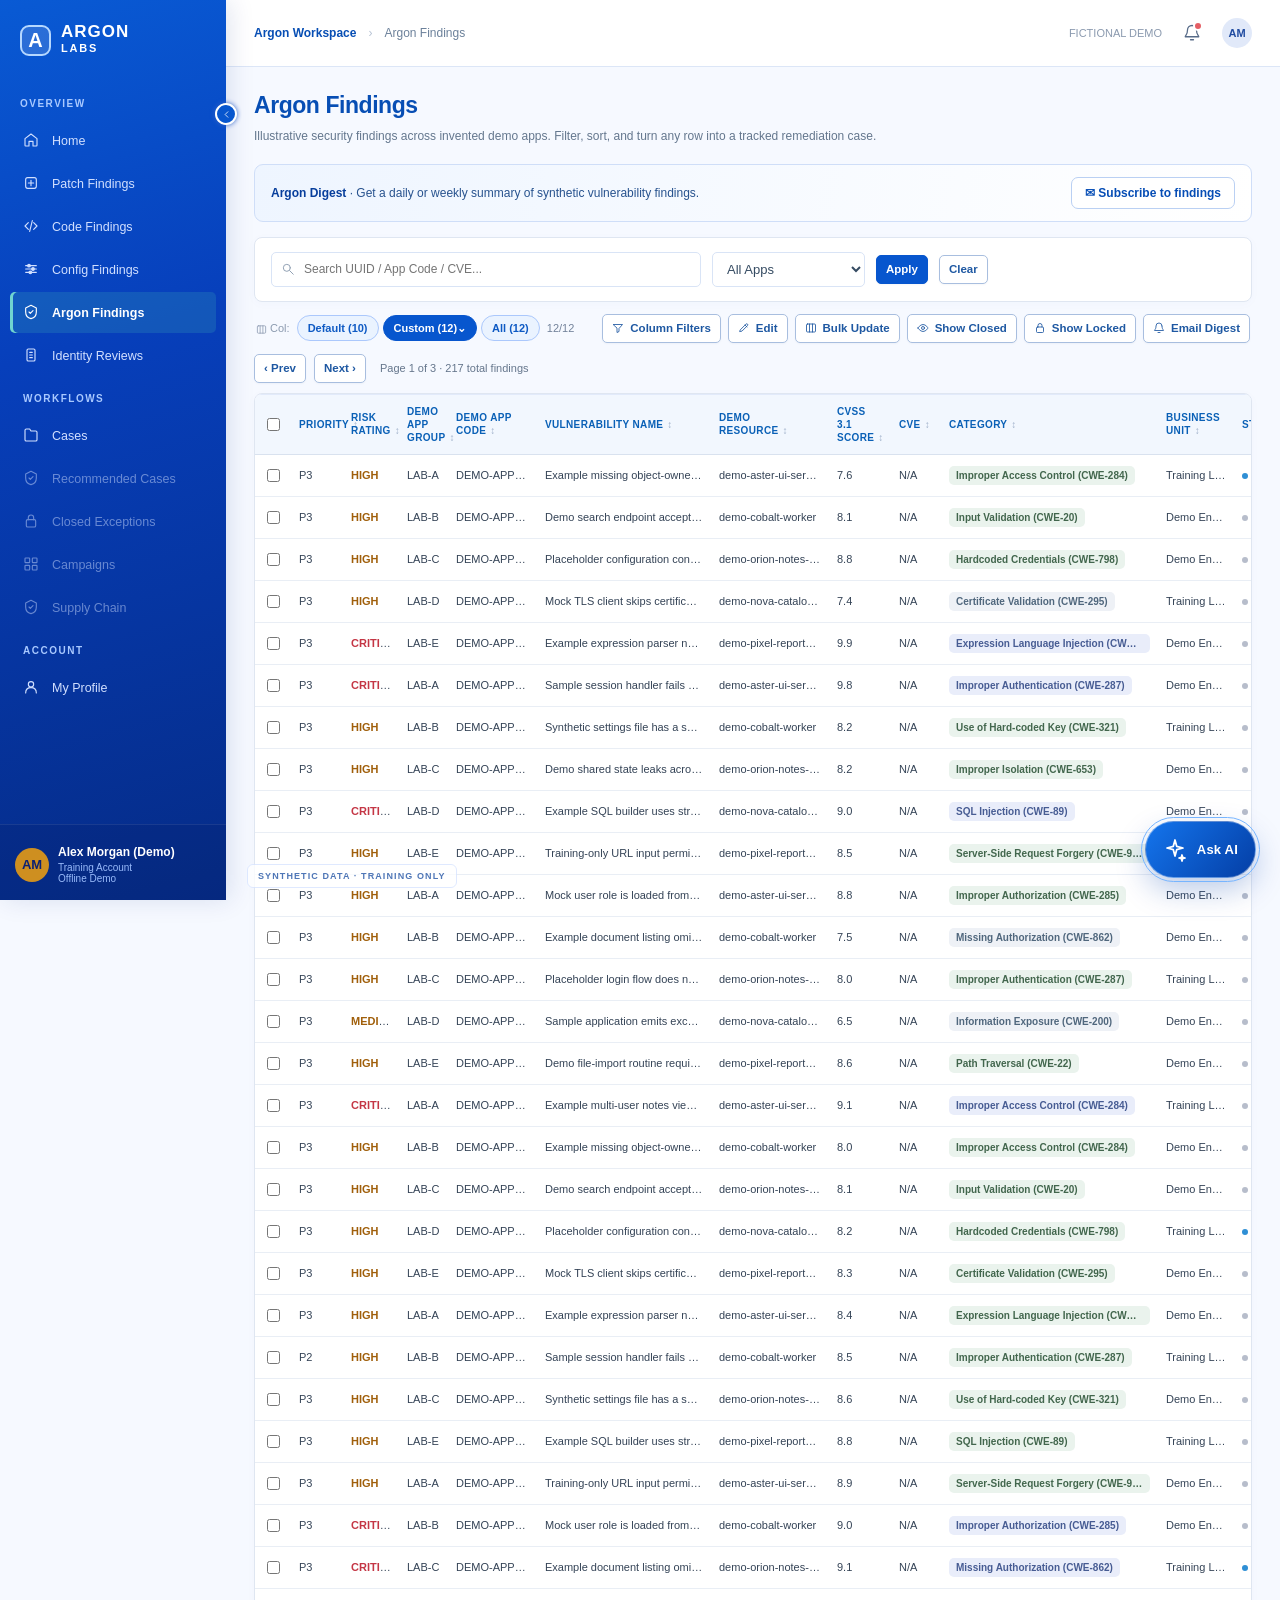
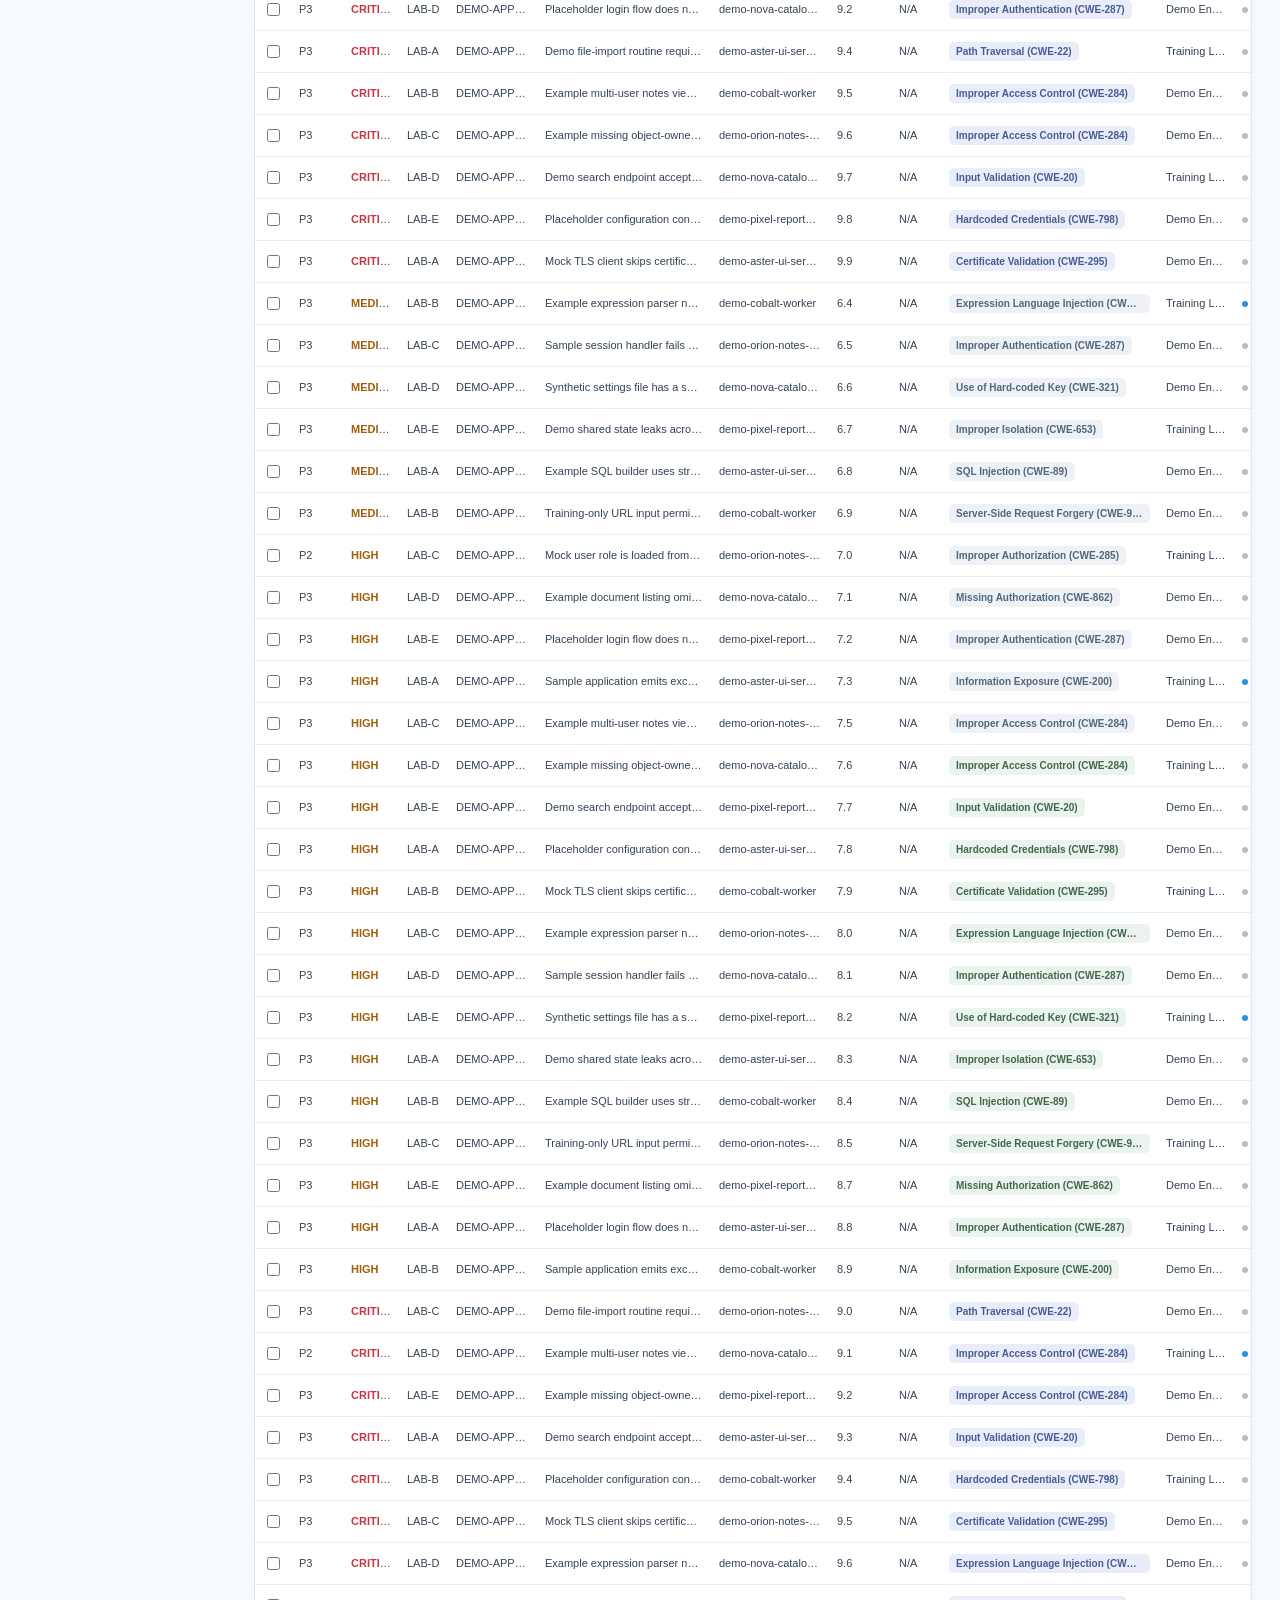
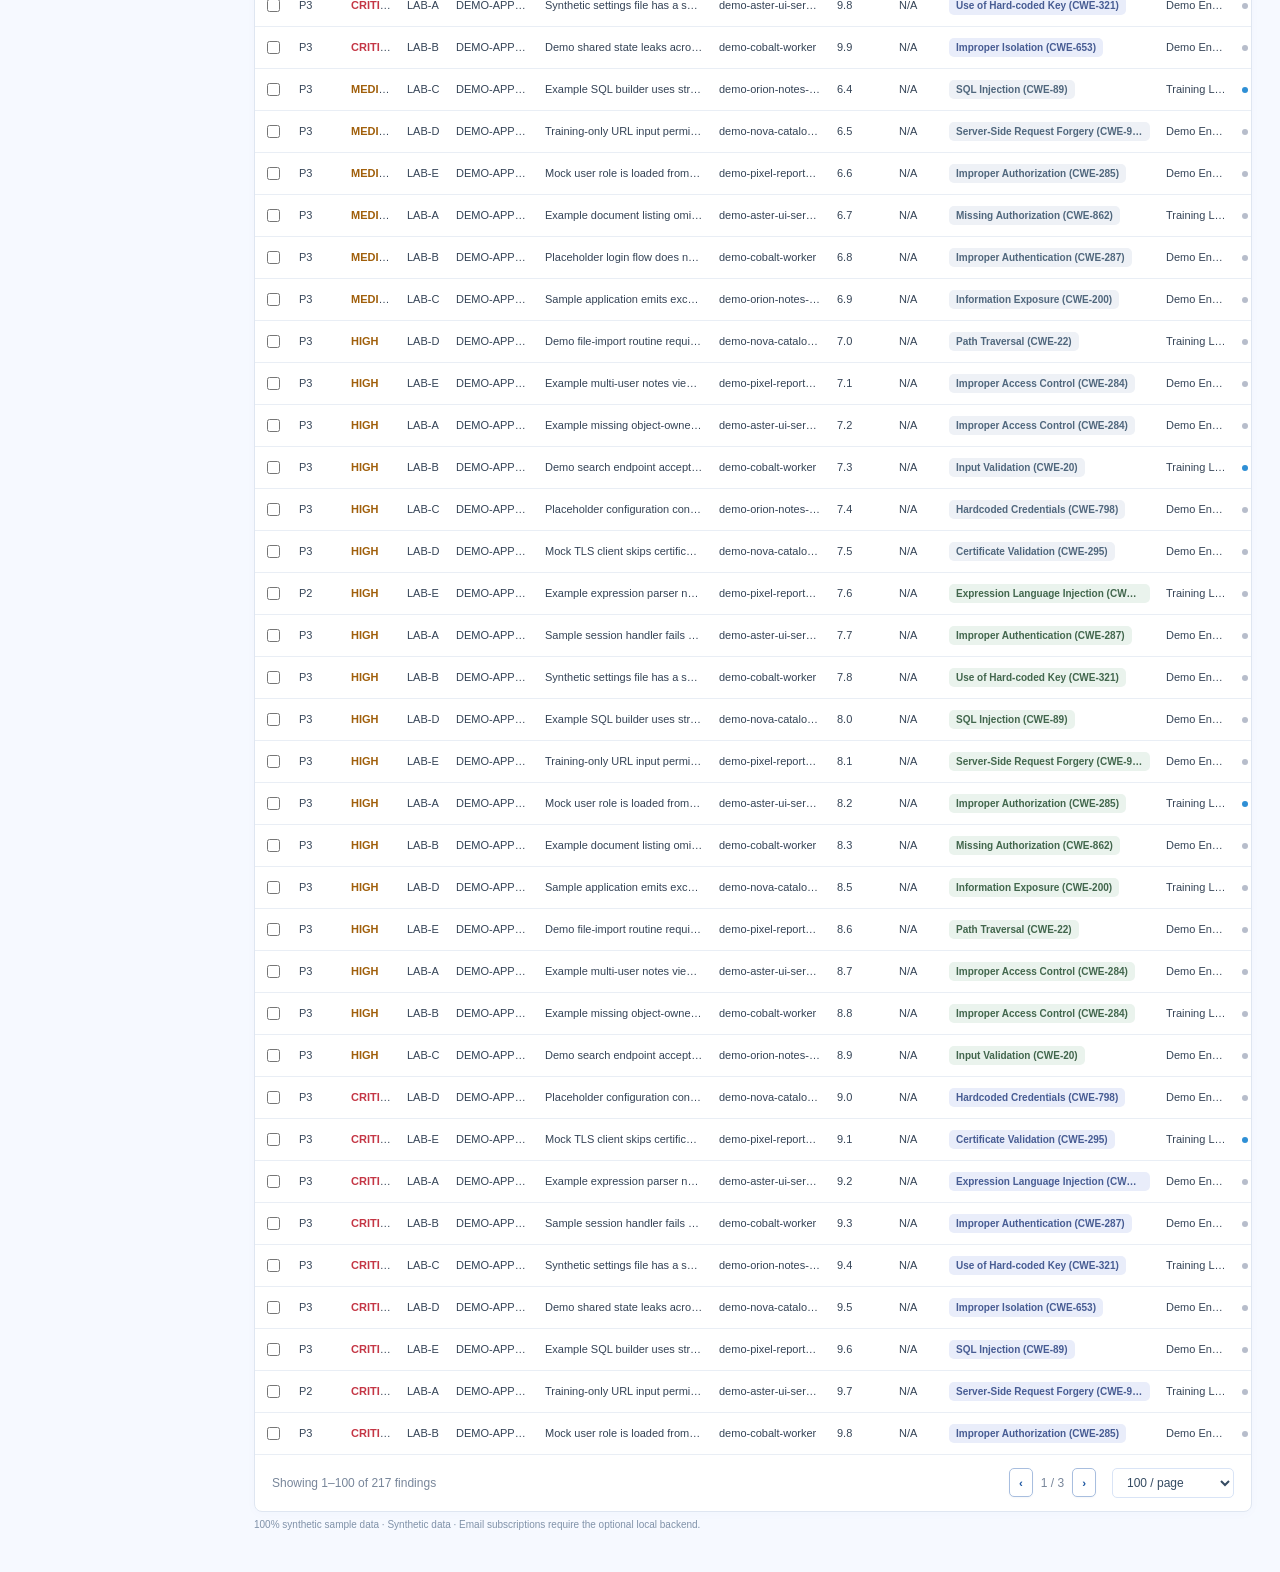
<file: Argon_Standalone_Demo.html>
<!DOCTYPE html>
<html lang="en">
<head>
  <meta charset="UTF-8" />
  <meta name="viewport" content="width=device-width,initial-scale=1" />
  <title>Argon | Security Findings Demo</title>
  <meta name="description" content="Argon fictional vulnerability-remediation demonstration, with an optional same-origin backend for digest subscriptions." />
  <meta http-equiv="Content-Security-Policy" content="default-src 'none' data: blob:; connect-src 'none'; form-action 'none'; object-src 'none'; base-uri 'none'; style-src 'unsafe-inline'; script-src 'unsafe-inline'" />
  <style>
:root{--blue:#087f8c;--darkblue:#134c63;--deepblue:#13374b;--lightblue:#e7f5f5;--border:#dce3ef;--ink:#1c2c41;--muted:#718198;--bg:#f7f9fd;--shadow:0 12px 38px rgba(20,45,96,.12)}
*{box-sizing:border-box}html{font-family:Inter,"Segoe UI",Arial,"Helvetica Neue",sans-serif;font-size:13px;color:var(--ink)}body{margin:0;background:#f8faff}button,input,select,textarea{font:inherit}button{cursor:pointer}button:disabled{cursor:not-allowed;opacity:.45}svg{display:inline-block;vertical-align:middle}a{color:var(--blue);text-decoration:none}
.app-shell{display:flex;min-height:100vh}.sidebar{flex:0 0 226px;width:226px;background:linear-gradient(162deg,#1a5a68 0%,#123b50 55%,#102c42 100%);color:#d4e6ff;display:flex;flex-direction:column;position:sticky;top:0;height:100vh;box-shadow:5px 0 24px rgba(9,38,113,.08);z-index:4;transition:width .2s,flex-basis .2s}.sidebar.collapsed{width:70px;flex-basis:70px}.brand{display:flex;gap:10px;align-items:center;padding:22px 20px 25px;color:white;height:83px}.brand-mark{width:31px;height:31px;flex-shrink:0;display:grid;place-items:center;border:2px solid #a8e4e3;border-radius:9px;background:rgba(255,255,255,.10)}.brand-mark:before{content:"✓";font-size:20px;font-weight:700;color:#d5fffd}.brand-text{font-size:17px;font-weight:850;line-height:.87;letter-spacing:.55px}.brand-text small{font-size:11px;font-weight:700;letter-spacing:1.7px}.section-title{padding:15px 20px 9px;color:#86a9ee;text-transform:uppercase;font-size:10px;letter-spacing:1.5px;font-weight:800}.side-nav{padding:0 10px}.side-link{border:0;background:transparent;color:#bfd6ff;width:100%;display:flex;align-items:center;gap:12px;text-align:left;border-radius:5px;padding:12px 13px;margin:2px 0;min-height:41px;white-space:nowrap;font-size:12.5px}.side-link:hover{background:rgba(255,255,255,.08);color:white}.side-link.active{background:rgba(65,183,179,.20);box-shadow:inset 3px 0 0 #70d4d0;color:white;font-weight:700}.side-link .nav-icon{width:17px;height:17px;flex-shrink:0}.sidebar-faint{opacity:.48}.side-bottom{margin-top:auto;padding:20px 15px 16px;border-top:1px solid rgba(255,255,255,.08);display:flex;gap:9px;align-items:center;min-width:0}.avatar{width:34px;height:34px;flex-shrink:0;border-radius:50%;display:grid;place-items:center;background:#ce8f20;color:#0a2174;font-weight:900}.identity{min-width:0}.identity strong{display:block;color:#fff;font-size:12px;font-weight:600}.identity small{display:block;color:#98bafa;font-size:10px;margin-top:3px}.side-collapse{position:absolute;top:103px;right:-11px;border-radius:50%;height:22px;width:22px;background:var(--blue);border:2px solid white;color:white;display:grid;place-items:center;padding:0;box-shadow:0 0 5px #3065cb}.sidebar.collapsed .brand-text,.sidebar.collapsed .section-title,.sidebar.collapsed .side-link span,.sidebar.collapsed .identity{display:none}.sidebar.collapsed .brand{padding-left:20px}.sidebar.collapsed .side-link{justify-content:center;padding:12px}.sidebar.collapsed .side-bottom{justify-content:center}
.workspace{flex:1;min-width:0}.topbar{height:67px;background:#fff;border-bottom:1px solid #d9e5fb;display:flex;align-items:center;justify-content:space-between;padding:0 28px}.breadcrumbs{font-size:12px;color:#6b809a}.breadcrumbs strong{color:#0554c8;font-weight:750}.breadcrumbs .sep{margin:0 12px;color:#b6c2d4}.topbar-right{display:flex;gap:16px;align-items:center}.topbar-bell{border:0;background:none;padding:5px;color:#576b88;position:relative}.topbar-bell:after{content:"";width:6px;height:6px;position:absolute;top:2px;right:3px;background:#e45e65;border:2px solid white;border-radius:50%}.top-avatar{background:#e1e9f9;border-radius:50%;color:#204ba0;display:grid;place-items:center;width:30px;height:30px;font-size:11px;font-weight:750}.main{padding:25px 28px 46px;max-width:1900px;margin:auto}.page-title{font-size:23px;line-height:1.2;letter-spacing:-.45px;margin:0;color:#0750ae;font-weight:760}.page-subtitle{color:#64778e;font-size:12px;line-height:1.6;margin:7px 0 18px}.panel{background:#fff;border:1px solid #dfe6f1;border-radius:8px;box-shadow:0 2px 11px rgba(16,66,153,.025)}.search-panel{padding:14px 16px;margin-bottom:12px}.search-row{display:flex;align-items:center;gap:11px;flex-wrap:wrap}.search-box{display:flex;align-items:center;gap:7px;border:1px solid var(--border);border-radius:5px;height:35px;padding:0 9px;background:#fff;min-width:235px;max-width:430px;flex:1}.search-box:focus-within{border-color:#4387f4;box-shadow:0 0 0 2px rgba(50,110,230,.10)}.search-box svg{color:#91a0b4;flex-shrink:0}.search-box input{outline:0;border:0;min-width:0;width:100%;color:var(--ink);font-size:12px}.field-select{border:1px solid var(--border);height:35px;min-width:153px;max-width:260px;border-radius:5px;padding:0 33px 0 10px;background:#fff;color:#354b62}.btn{border:1px solid #a8bedf;background:#fff;color:#1e58a2;border-radius:5px;padding:8px 12px;min-height:32px;display:inline-flex;gap:6px;justify-content:center;align-items:center;white-space:nowrap;font-size:12px;font-weight:620;box-shadow:0 1px 2px rgba(8,40,95,.04)}.btn:hover{background:#eff5ff;border-color:#6a9feb}.btn-primary{background:#087f8c;border-color:#087f8c;color:#fff}.btn-primary:hover{background:#076771;border-color:#076771}.btn-soft{background:#edf4ff}.btn-sm{font-size:11.5px;min-height:29px;padding:6px 9px}.btn-light{background:#fafcff}.btn-icon{padding:7px;min-width:29px}.toolbar{display:flex;align-items:center;justify-content:space-between;gap:12px;padding:0 2px 11px;flex-wrap:wrap}.toolbar-group{display:flex;align-items:center;gap:7px;flex-wrap:wrap}.muted{color:#7e8da3}.small-note{font-size:11px;color:#8b9aaf}.chips{display:inline-flex;gap:4px;align-items:center}.chip{border:1px solid #abc8fc;background:#eaf3ff;color:#0e5ac4;border-radius:14px;padding:5px 10px;font-size:11px;font-weight:650;min-height:26px}.chip.selected{background:#087f8c;border-color:#087f8c;color:#fff}.pill-count{color:#72829a;font-size:11px}.dropdown-wrap{position:relative}.dropdown{position:absolute;z-index:20;top:calc(100% + 8px);left:0;min-width:225px;background:#fff;border-radius:9px;box-shadow:var(--shadow);border:1px solid #dbe5f5;padding:15px}.dropdown.right{left:auto;right:0}.dropdown h4{margin:0 0 13px;font-size:13px}.dropdown label{display:flex;align-items:center;gap:8px;font-size:12px;margin-bottom:10px}.dropdown input[type=checkbox]{accent-color:#0c4fc5}.dropdown-actions{display:flex;justify-content:end;gap:6px;padding-top:10px;border-top:1px solid #edf1f7}.pagination-top{display:flex;gap:8px;align-items:center;margin-bottom:10px}.pagination-top span{color:#65768c;font-size:11px;margin-left:6px}.table-panel{overflow:hidden}.table-scroll{width:100%;overflow-x:auto}.findings-table{border-collapse:collapse;width:100%;min-width:1120px;table-layout:fixed}.findings-table th{height:58px;text-align:left;font-size:10px;letter-spacing:.35px;line-height:1.3;color:#0a60b6;font-weight:750;background:#f2f7fe;border-top:1px solid #e2eafa;border-bottom:1px solid #d9e2ef;padding:10px 8px;white-space:normal;vertical-align:middle}.findings-table th.sortable{cursor:pointer}.findings-table th.sortable:hover{background:#e8f1fd}.findings-table th .sort-marker{margin-left:4px;color:#9daec8}.findings-table td{font-size:11px;padding:10px 8px;overflow:hidden;text-overflow:ellipsis;white-space:nowrap;border-bottom:1px solid #e9eef5;color:#344356;height:42px}.findings-table tbody tr{cursor:pointer}.findings-table tbody tr:hover{background:#edf5ff}.findings-table tbody tr.selected-row{background:#eaf3ff}.findings-table input[type=checkbox]{accent-color:#145bd4}.findings-table th:first-child,.findings-table td:first-child{text-align:center}.findings-table .low{color:#7b8da0}.risk-high{color:#a05f0b;font-weight:650}.risk-critical{color:#c43645;font-weight:750}.cat-tag{padding:4px 7px;border-radius:5px;background:#eaf3ed;color:#42664d;display:inline-block;max-width:100%;overflow:hidden;text-overflow:ellipsis;vertical-align:middle;font-size:10px;font-weight:650}.cat-tag.indigo{background:#e9edfa;color:#475c93}.cat-tag.gray{background:#eef1f6;color:#50677d}.status{display:inline-flex;align-items:center;gap:5px;color:#5a6473}.status-dot{width:6px;height:6px;border-radius:50%;background:#b7bdcb}.status.progress .status-dot{background:#2f8fd5}.status.fixed .status-dot{background:#42a66a}.table-bottom{display:flex;justify-content:space-between;align-items:center;padding:13px 17px;color:#78869a;font-size:12px}.table-bottom .pagination-top{margin:0}.empty-state{text-align:center;padding:80px 20px;color:#73859e}.empty-state h3{color:#435974}
.back-link{display:inline-flex;gap:6px;align-items:center;color:#0b57b9;font-size:12px;background:none;border:0;margin:0 0 17px;padding:0}.detail-header{display:flex;align-items:center;justify-content:space-between;gap:12px;flex-wrap:wrap}.detail-metrics{display:grid;grid-template-columns:repeat(3,1fr);margin:18px 0;padding:23px 24px;gap:15px}.metric-label{color:#6c7a8d;font-size:12px;margin-bottom:6px}.metric-value{color:#26384f;font-weight:760;font-size:17px}.detail-columns{display:grid;grid-template-columns:minmax(450px,1.12fr) minmax(360px,.88fr);gap:16px;align-items:start}.details-card{padding:23px 22px}.card-head{font-weight:750;color:#173a6b;font-size:15px;margin:0 0 18px;display:flex;align-items:center;gap:8px}.detail-row{display:grid;grid-template-columns:180px minmax(0,1fr);gap:12px;align-items:start;padding:12px 2px;border-bottom:1px solid #ecf0f6;line-height:1.35;font-size:12px}.detail-row .key{color:#657388}.detail-row .value{font-weight:600;color:#344458;overflow-wrap:anywhere}.subsection{font-size:14px;color:#173a6b;font-weight:750;margin:25px 0 12px}.prose{font-size:12px;line-height:1.85;color:#556579;white-space:pre-wrap}.response-card{padding:22px 22px 24px;position:sticky;top:15px}.form-field{margin-bottom:15px}.form-field label{display:block;font-size:12px;color:#344155;font-weight:700;margin-bottom:7px}.form-field .hint{font-size:11.5px;line-height:1.55;color:#667589;margin:7px 0 0}.input,.textarea,.select{display:block;border:1px solid #d6dfed;border-radius:5px;background:white;width:100%;height:38px;padding:0 11px;color:#344458;outline:none;font-size:12px}.input:focus,.textarea:focus,.select:focus{border-color:#3a77e6;box-shadow:0 0 0 2px rgba(45,110,220,.08)}.textarea{height:auto;min-height:90px;resize:vertical;padding:11px}.upload-box{border:1px dashed #bfd0e8;border-radius:5px;padding:12px;display:flex;align-items:center;gap:12px;justify-content:space-between;color:#728095;font-size:11.5px}.upload-box input{display:none}.form-two{display:grid;grid-template-columns:1fr 1fr;gap:13px}.form-footer{display:flex;align-items:center;gap:8px;margin-top:17px;flex-wrap:wrap}.summary-grid{display:grid;grid-template-columns:repeat(4,1fr);gap:16px;margin:20px 0}.summary-card{padding:20px}.summary-card .number{font-size:28px;color:#164fbc;font-weight:760;margin:7px 0}.summary-card .label{color:#74839b;font-size:12px}.summary-card .meta{font-size:11px;color:#7e9c8c}.dashboard-grid{display:grid;grid-template-columns:1.2fr 1fr;gap:16px}.dashboard-card{padding:21px}.bar-row{display:flex;align-items:center;gap:14px;margin:18px 0}.bar-label{width:85px;font-size:11px;color:#596981}.bar-track{flex:1;height:9px;background:#ecf1fb;border-radius:20px;overflow:hidden}.bar-fill{height:100%;border-radius:20px;background:#1a62d1}.bar-num{width:30px;text-align:right;color:#637991;font-size:12px}.activity{display:flex;gap:12px;align-items:start;padding:12px 2px;border-bottom:1px solid #eff2f7;font-size:12px}.activity-bubble{width:8px;height:8px;flex-shrink:0;background:#2473d9;border-radius:50%;margin-top:5px}.activity strong{display:block;color:#395272;margin-bottom:6px}.activity span{color:#8492a4;font-size:11px}.placeholder-view{text-align:center;padding:90px 24px}.placeholder-view svg{color:#477bc4}.placeholder-view h2{font-size:20px;color:#355077}.placeholder-view p{color:#8090a4;line-height:1.6}.placeholder-view .btn{margin-top:13px}
.modal-layer{position:fixed;inset:0;z-index:50;background:rgba(9,28,61,.48);display:flex;align-items:center;justify-content:center;padding:20px}.modal{width:min(570px,100%);max-height:90vh;overflow:auto;background:white;border-radius:10px;box-shadow:0 23px 80px rgba(0,14,51,.25)}.modal-title{font-size:17px;font-weight:750;margin:0}.modal-top{display:flex;justify-content:space-between;align-items:center;border-bottom:1px solid #e4eafa;padding:19px 22px}.modal-content{padding:23px}.modal-footer{padding:15px 22px;border-top:1px solid #e8eef6;display:flex;justify-content:end;gap:8px}.modal-close{background:none;border:0;color:#8b99aa;font-size:22px}.check-grid{display:grid;grid-template-columns:repeat(2,1fr);gap:12px}.check-grid label{font-size:12px;color:#52627a;display:flex;align-items:center;gap:7px}.check-grid input{accent-color:#1158ce}.toast{position:fixed;right:22px;bottom:23px;z-index:100;min-width:280px;max-width:450px;background:#16396e;color:#fff;padding:15px 18px;border-radius:8px;box-shadow:var(--shadow);font-size:12px;display:flex;align-items:center;gap:11px}.toast svg{color:#70ddb0}.demo-banner{font-size:10px;color:#8092a9;margin:7px 0 -4px}
@media(max-width:1100px){.sidebar{flex-basis:191px;width:191px}.main{padding:22px 19px}.detail-columns{grid-template-columns:minmax(0,1fr)}.response-card{position:static}}@media(max-width:750px){.sidebar{flex-basis:61px;width:61px}.sidebar .brand-text,.sidebar .section-title,.sidebar .side-link span,.sidebar .identity{display:none}.sidebar .brand{padding-left:17px}.sidebar .side-link{justify-content:center;padding:12px 7px}.sidebar .side-bottom{justify-content:center}.side-collapse{display:none}.topbar{padding:0 14px;height:57px}.main{padding:21px 13px}.page-title{font-size:19px}.search-box{min-width:100%;max-width:100%}.summary-grid{grid-template-columns:repeat(2,1fr)}.dashboard-grid{grid-template-columns:1fr}.detail-metrics{padding:15px;gap:8px}.detail-row{grid-template-columns:125px 1fr}.details-card,.response-card{padding:17px}.form-two{grid-template-columns:1fr}.topbar-right{gap:5px}}

.demo-ribbon{position:fixed;bottom:12px;left:247px;pointer-events:none;z-index:22;font-weight:800;letter-spacing:1.1px;font-size:9px;color:#597e83;opacity:.8;background:rgba(255,255,255,.86);border:1px solid #d7e8e9;padding:6px 10px;border-radius:6px}@media(max-width:750px){.demo-ribbon{left:75px;bottom:8px}}.sidebar.collapsed~.workspace .demo-ribbon{left:90px}

</style>
  <style>
/* Standalone offline AI Enhance chat widget. Namespaced to avoid collisions. */
#ai-assistant-root{position:fixed;right:24px;bottom:22px;z-index:110;font-family:Inter,"Segoe UI",Arial,sans-serif;color:#263848;pointer-events:none}
#ai-assistant-root *{box-sizing:border-box}
#ai-assistant-root button,#ai-assistant-root textarea{font:inherit}
#ai-assistant-root button{cursor:pointer}
#ai-assistant-root button:focus-visible,#ai-assistant-root textarea:focus-visible{outline:3px solid #80d8e8;outline-offset:2px}
.ai-fab{pointer-events:auto;position:relative;display:flex;align-items:center;justify-content:center;gap:10px;min-width:57px;height:57px;padding:0 17px;border-radius:30px;color:#fff;background:linear-gradient(135deg,#087e8b 0%,#1654a1 100%);border:1px solid rgba(255,255,255,.35);box-shadow:0 12px 30px rgba(13,65,121,.3),0 3px 7px rgba(0,60,110,.15);float:right;transition:transform .18s,box-shadow .18s}
.ai-fab:hover{transform:translateY(-3px);box-shadow:0 17px 35px rgba(13,65,121,.33)}
.ai-fab:after{content:"";position:absolute;inset:-5px;border:1px solid rgba(27,172,193,.2);border-radius:38px;pointer-events:none}
.ai-fab-label{font-size:13px;font-weight:760;letter-spacing:.2px}
.ai-chat-window{pointer-events:auto;position:absolute;right:0;bottom:74px;display:flex;flex-direction:column;width:392px;height:min(605px,calc(100dvh - 118px));min-height:370px;overflow:hidden;border:1px solid #cfdfeb;border-radius:16px;background:#fff;box-shadow:0 28px 90px rgba(16,47,75,.22),0 5px 17px rgba(10,54,92,.12);}
 .ai-chat-window.ai-chat-opening{animation:ai-open .22s cubic-bezier(.2,.8,.2,1) both}
@keyframes ai-open{from{opacity:0;transform:translateY(15px) scale(.98)}to{opacity:1;transform:translateY(0) scale(1)}}
.ai-chat-header{display:flex;align-items:center;min-height:80px;padding:14px 15px;gap:11px;background:linear-gradient(108deg,#103e59,#126c83 69%,#258b9b);color:#fff}
.ai-heading-mark{display:grid;place-items:center;flex:0 0 40px;width:40px;height:40px;border:1px solid rgba(255,255,255,.3);border-radius:12px;background:rgba(255,255,255,.13)}
.ai-heading-text{min-width:0;flex:1}.ai-heading-name{font-size:16px;letter-spacing:-.2px;font-weight:780;white-space:nowrap}.ai-heading-name span{border:1px solid #83dedb;color:#c0fbf2;letter-spacing:1px;font-weight:800;font-size:9px;padding:3px 5px;border-radius:4px;margin-left:5px;vertical-align:2px}.ai-heading-subtitle{font-size:10px;color:#c2e5eb;margin-top:7px;white-space:nowrap}.ai-heading-subtitle i{display:inline-block;width:6px;height:6px;background:#6eefbb;border-radius:50%;vertical-align:1px;margin-right:4px}
.ai-icon-btn{display:grid;place-items:center;width:26px;height:28px;flex:0 0 26px;border:0;background:transparent;border-radius:7px;color:#d4ecf4;padding:0}.ai-icon-btn:hover{background:rgba(255,255,255,.15);color:#fff}
.ai-context-bar{display:flex;align-items:center;gap:7px;min-height:38px;padding:0 15px;background:#f1f8f9;border-bottom:1px solid #e0ebee;color:#456875;font-size:10.5px;font-weight:650}.ai-context-bar>span:first-of-type{white-space:nowrap;overflow:hidden;text-overflow:ellipsis}.ai-context-bar>svg{color:#158598;flex-shrink:0}.ai-local-chip{font-size:9px;font-weight:850;color:#0b7b7e;background:#daf5ec;border-radius:4px;margin-left:auto;padding:3px 6px;letter-spacing:.6px}
.ai-messages{flex:1;min-height:0;overflow:auto;overscroll-behavior:contain;padding:17px 13px 7px;background:radial-gradient(circle at top left,#f1fbfa 0%,#fff 55%);scrollbar-color:#bbd1da transparent;scrollbar-width:thin}
.ai-message{display:flex;gap:8px;align-items:flex-start;margin-bottom:15px;max-width:100%}.ai-message-user{justify-content:flex-end}.ai-message-avatar{width:24px;height:24px;flex:0 0 24px;display:grid;place-items:center;border:1px solid #c8e7e9;border-radius:8px;background:#e5f5f5;color:#098692;margin-top:2px}.ai-message-wrap{max-width:calc(100% - 32px);min-width:0}.ai-bubble-text{padding:12px 13px;border-radius:4px 13px 13px 13px;background:#f3f6fa;border:1px solid #e5edf1;color:#365063;font-size:12px;line-height:1.6;overflow-wrap:anywhere;white-space:normal}.ai-bubble-text strong{color:#173d52;font-weight:760}.ai-message-user .ai-bubble-text{border-radius:13px 4px 13px 13px;background:#0e7f8c;color:#fff;border-color:#0e7f8c}.ai-message-user .ai-bubble-text strong{color:#fff}.ai-message-time{font-size:9px;color:#a1adb9;margin-top:5px;padding:0 5px}.ai-message-user .ai-message-time{text-align:right}
.ai-insert{display:inline-flex;align-items:center;gap:5px;border:1px solid #99d3d2;background:#ecfaf7;color:#086c79;border-radius:8px;padding:8px 10px;margin-top:8px;font-size:11px!important;font-weight:750!important}.ai-insert:hover{background:#dff5f1}.ai-insert:disabled{cursor:default;opacity:.6}
.ai-bottom{border-top:1px solid #e4eef1;padding:12px 14px 11px;flex-shrink:0;background:#fff}.ai-quick-title{display:flex;align-items:center;gap:5px;font-size:9px;letter-spacing:1px;font-weight:850;color:#8193a4;margin-bottom:9px}.ai-quick-title svg{color:#2599a2}.ai-quick-grid{display:grid;grid-template-columns:1fr 1fr;gap:7px;margin-bottom:12px}.ai-chip{border:1px solid #d9e9ee;background:#f7fbfc;color:#356176;min-height:32px;padding:7px 9px;border-radius:8px;text-align:left;font-size:10.5px!important;font-weight:720!important;display:flex;align-items:center;gap:6px;line-height:1.25}.ai-chip svg{color:#1a94a1;flex-shrink:0}.ai-chip:hover{background:#eaf9f8;border-color:#9acfd0;color:#0b6e7a}
.ai-input-wrap{display:flex;align-items:flex-end;border:1px solid #cbdde7;border-radius:11px;padding:5px;gap:7px;background:#fff;box-shadow:0 2px 9px rgba(38,92,108,.04)}.ai-input-wrap:focus-within{border-color:#28a1ae;box-shadow:0 0 0 3px rgba(12,133,147,.09)}.ai-input-wrap textarea{resize:none;overflow:auto;border:0;outline:0!important;background:transparent;min-width:0;flex:1;line-height:1.4;height:36px;min-height:36px;max-height:110px;padding:9px 6px;color:#233f51;font-size:11.5px}.ai-input-wrap textarea::placeholder{color:#96a7b2}.ai-send{display:grid;place-items:center;border:0;border-radius:9px;background:#087f8c;color:#fff;width:35px;height:35px;flex:0 0 35px}.ai-send:hover{background:#086674}.ai-send:disabled{background:#dfebed;color:#96b2b8;cursor:default}
.ai-chat-footnote{margin:9px 0 0;color:#90a2af;font-size:9.4px;display:flex;align-items:center;justify-content:center;gap:5px}.ai-chat-footnote svg{color:#4d9ca0}
.ai-sr-only{position:absolute;width:1px;height:1px;overflow:hidden;clip:rect(0,0,0,0);white-space:nowrap}
@media(max-width:550px){#ai-assistant-root{right:13px;bottom:13px}.ai-chat-window{width:min(392px,calc(100vw - 26px));bottom:67px;height:min(605px,calc(100dvh - 95px));min-height:300px}.ai-fab{height:54px;min-width:54px}.ai-chat-header{min-height:70px;padding:11px}.ai-messages{padding:12px}.ai-bottom{padding:9px 11px}}
@media(prefers-reduced-motion:reduce){.ai-chat-window.ai-chat-opening{animation:none}.ai-fab{transition:none}}

</style>
  <style>
/* Argon: cobalt enterprise palette (generic; no corporate trademarks). */
:root{--blue:#0756ce;--darkblue:#073c9c;--deepblue:#09245c;--lightblue:#eaf2ff;--border:#d9e4f6;--ink:#182b4d;--muted:#6880a2;--bg:#f6f9ff;--shadow:0 12px 35px rgba(15,56,142,.12)}
body{background:#f6f9ff}
.sidebar{background:linear-gradient(164deg,#095ad4 0%,#073fbb 38%,#052b86 100%);box-shadow:4px 0 24px rgba(11,40,132,.12)}
.brand-mark{border-color:#b6d8ff;background:rgba(255,255,255,.14)}.brand-mark:before{color:#fff;content:'A';font-size:20px}
.brand-text{letter-spacing:1px}.brand-text small{letter-spacing:1.8px}
.section-title{color:#a9c9ff}.side-link{color:#d2e0ff}.side-link:hover{background:rgba(255,255,255,.12)}
.topbar{border-bottom-color:#dce6f7}.breadcrumbs strong,.page-title{color:#074eb4}
.btn-primary,.chip.selected{background:#0756ce!important;border-color:#0756ce!important;color:white!important}
.btn-primary:hover{background:#0645af!important}.chip:hover{border-color:#5592e8}.sidebar .side-bottom{background:rgba(6,33,104,.23)}
.demo-ribbon{color:#2455a5;border-color:#d7e4ff;background:rgba(255,255,255,.92)}
#ai-assistant-root .ai-fab{background:linear-gradient(130deg,#1475ed,#043ea5);box-shadow:0 12px 30px rgba(3,62,171,.27)}
#ai-assistant-root .ai-fab:after{border-color:#77b5ff}
#ai-assistant-root .ai-chat-header{background:linear-gradient(109deg,#092e86,#075bd2 75%,#1578e8)}
#ai-assistant-root .ai-context-bar{background:#edf4ff;color:#3561a2;border-color:#d9e6fa}
#ai-assistant-root .ai-messages{background:radial-gradient(circle at top left,#eff5ff 0%,#fff 60%)}
#ai-assistant-root .ai-message-user .ai-bubble-text{background:#0863ca;border-color:#0863ca}
#ai-assistant-root .ai-message-avatar{border-color:#c9dffa;background:#ecf4ff;color:#0a5bd0}
#ai-assistant-root .ai-send{background:#0756ce}#ai-assistant-root .ai-send:disabled{background:#dfebf6}
#ai-assistant-root .ai-chip svg,#ai-assistant-root .ai-quick-title svg,#ai-assistant-root .ai-context-bar>svg{color:#0756ce}
#ai-assistant-root .ai-chip:hover{background:#edf4ff;color:#0644a0;border-color:#8db5f0}
#ai-assistant-root .ai-input-wrap:focus-within{border-color:#428cf0;box-shadow:0 0 0 3px rgba(13,93,215,.1)}
.argon-subscribe-banner{display:flex;align-items:center;justify-content:space-between;gap:10px;padding:12px 16px;margin-bottom:15px;background:linear-gradient(100deg,#eef5ff,#fff);border:1px solid #cfdef8;border-radius:9px;color:#27528e;font-size:12px}
.argon-subscribe-banner strong{color:#073e9c}.argon-form-note{font-size:11px;line-height:1.6;color:#6880a2;margin:12px 0 0}
.argon-form-grid{display:grid;grid-template-columns:1fr 1fr;gap:12px}.argon-form-grid .form-field:first-child{grid-column:span 2}
.argon-subscribe-btn{display:inline-flex;align-items:center;gap:6px;border:1px solid #bad0f3;border-radius:7px;background:#fff;color:#064db5;font-weight:700;padding:8px 13px}
.argon-subscribe-btn:hover{background:#e9f2ff}
@media(max-width:650px){.argon-subscribe-banner{align-items:flex-start;flex-direction:column}.argon-form-grid{grid-template-columns:1fr}.argon-form-grid .form-field:first-child{grid-column:auto}}

</style>
</head>
<body>
  <div id="app"></div>
  <script>
/* Argon Demo — all sample data is synthetic.
   Offline HTML saves locally; the optional same-origin backend syncs demo findings and subscriptions. */
(() => {
  'use strict';
  const $ = (s, root = document) => root.querySelector(s);
  const $$ = (s, root = document) => [...root.querySelectorAll(s)];
  const escape = (s) => String(s ?? '').replace(/[&<>"']/g, c => ({'&':'&amp;','<':'&lt;','>':'&gt;','"':'&quot;',"'":'&#39;'}[c]));
  const initials = s => (s || 'JL').split(' ').map(w=>w[0]).join('').substring(0,2).toUpperCase();
  const iconPaths = {
    home:'<path d="m3 10 9-7 9 7v10a1 1 0 0 1-1 1h-5v-7H9v7H4a1 1 0 0 1-1-1z"/>',
    patch:'<rect x="4" y="4" width="16" height="16" rx="3"/><path d="M8 12h8M12 8v8"/>',
    code:'<path d="m8 7-5 5 5 5m8-10 5 5-5 5M14 4l-4 16"/>',
    config:'<path d="M4 7h16M4 12h16M4 17h16"/><circle cx="9" cy="7" r="2" fill="currentColor"/><circle cx="15" cy="12" r="2" fill="currentColor"/><circle cx="11" cy="17" r="2" fill="currentColor"/>',
    security:'<path d="M3 13c4-6 7-6 10-3s5 3 8-1M3 19c4-6 7-6 10-3s5 3 8-1"/><circle cx="6" cy="6" r="2"/>',
    iam:'<rect x="6" y="3" width="12" height="18" rx="2"/><path d="M10 8h4m-4 4h4m-4 4h4"/>',
    folder:'<path d="M3 7V5a2 2 0 0 1 2-2h5l2 3h7a2 2 0 0 1 2 2v11a2 2 0 0 1-2 2H5a2 2 0 0 1-2-2z"/>',
    user:'<circle cx="12" cy="8" r="4"/><path d="M4 21c0-5 3-8 8-8s8 3 8 8"/>',
    search:'<circle cx="10" cy="10" r="6"/><path d="m15 15 6 6"/>',
    filter:'<path d="M3 5h18l-7 8v6l-4 2v-8z"/>',
    edit:'<path d="m4 19 4-.8 11-11a2 2 0 0 0-3-3l-11 11z"/><path d="m14 6 4 4"/>',
    columns:'<rect x="3" y="4" width="18" height="16" rx="2"/><path d="M9 4v16m6-16v16"/>',
    eye:'<path d="M2 12s4-7 10-7 10 7 10 7-4 7-10 7-10-7-10-7z"/><circle cx="12" cy="12" r="3"/>',
    lock:'<rect x="5" y="10" width="14" height="11" rx="2"/><path d="M8 10V7a4 4 0 0 1 8 0v3"/>',
    save:'<path d="M4 3h14l3 3v15H3V3z"/><rect x="7" y="3" width="9" height="6"/><path d="M7 21v-8h10v8"/>',
    file:'<path d="M13 3H5a2 2 0 0 0-2 2v14a2 2 0 0 0 2 2h14a2 2 0 0 0 2-2V11z"/><path d="M13 3v8h8"/>',
    chevron:'<path d="m9 18 6-6-6-6"/>',
    back:'<path d="m15 18-6-6 6-6"/>',
    bell:'<path d="M18 8a6 6 0 0 0-12 0c0 7-3 7-3 9h18c0-2-3-2-3-9M10 21h4"/>',
    upload:'<path d="M12 16V3m-5 5 5-5 5 5M4 17v4h16v-4"/>',
    check:'<path d="m4 12 5 5L20 6"/>',
    x:'<path d="M5 5l14 14M19 5 5 19"/>',
    download:'<path d="M12 3v13m-5-5 5 5 5-5M4 17v4h16v-4"/>',
    shield:'<path d="M12 2 4 6v6c0 6 3 9 8 10 5-1 8-4 8-10V6z"/><path d="m9 12 2 2 4-4"/>',
    grid:'<rect x="3" y="3" width="7" height="7" rx="1"/><rect x="14" y="3" width="7" height="7" rx="1"/><rect x="3" y="14" width="7" height="7" rx="1"/><rect x="14" y="14" width="7" height="7" rx="1"/>',
    info:'<circle cx="12" cy="12" r="9"/><path d="M12 11v6m0-10v1"/>',
    paperclip:'<path d="m21 11-9 9a6 6 0 0 1-8-8L14 2a4 4 0 0 1 6 6L9 19a2 2 0 0 1-3-3l9-9"/>',
    external:'<path d="M14 3h7v7m0-7-10 10"/><path d="M20 14v6H4V4h6"/>',
    calendar:'<rect x="3" y="5" width="18" height="16" rx="2"/><path d="M7 3v4m10-4v4M3 10h18"/>'
  };
  const ic = (name, size=14) => `<svg width="${size}" height="${size}" viewBox="0 0 24 24" fill="none" stroke="currentColor" stroke-width="1.7" stroke-linecap="round" stroke-linejoin="round" aria-hidden="true">${iconPaths[name] || iconPaths.info}</svg>`;

  // All identifiers, findings, descriptions, paths and dates below are fictional.
  // This app is an offline training mock-up; nothing is fetched from a backend.
  const appFixtures = [
    {app:'LAB-A',code:'DEMO-APP-001',name:'Aster Sample Portal',resource:'demo-aster-ui-service'},
    {app:'LAB-B',code:'DEMO-APP-002',name:'Cobalt Message Queue',resource:'demo-cobalt-worker'},
    {app:'LAB-C',code:'DEMO-APP-003',name:'Orion Notes Playground',resource:'demo-orion-notes-api'},
    {app:'LAB-D',code:'DEMO-APP-004',name:'Nova Sample Catalog',resource:'demo-nova-catalog-api'},
    {app:'LAB-E',code:'DEMO-APP-005',name:'Pixel Reports Sandbox',resource:'demo-pixel-reports-batch'}
  ];
  const sampleFindings = [
    ['Example missing object-owner check in a sample API','Improper Access Control (CWE-284)',7.6],
    ['Demo search endpoint accepts unsanitized test input','Input Validation (CWE-20)',8.1],
    ['Placeholder configuration contains a training-only secret','Hardcoded Credentials (CWE-798)',8.8],
    ['Mock TLS client skips certificate checks','Certificate Validation (CWE-295)',7.4],
    ['Example expression parser needs input validation','Expression Language Injection (CWE-917)',9.9],
    ['Sample session handler fails an authorization check','Improper Authentication (CWE-287)',9.8],
    ['Synthetic settings file has a sample key string','Use of Hard-coded Key (CWE-321)',8.2],
    ['Demo shared state leaks across mock request contexts','Improper Isolation (CWE-653)',8.2],
    ['Example SQL builder uses string concatenation','SQL Injection (CWE-89)',9.0],
    ['Training-only URL input permits internal mock redirects','Server-Side Request Forgery (CWE-918)',8.5],
    ['Mock user role is loaded from an untrusted form value','Improper Authorization (CWE-285)',8.8],
    ['Example document listing omits a permission filter','Missing Authorization (CWE-862)',7.5],
    ['Placeholder login flow does not invalidate stale tokens','Improper Authentication (CWE-287)',8.0],
    ['Sample application emits excess diagnostic information','Information Exposure (CWE-200)',6.5],
    ['Demo file-import routine requires path normalization','Path Traversal (CWE-22)',8.6],
    ['Example multi-user notes view lacks mock tenant scope','Improper Access Control (CWE-284)',9.1]
  ];
  const simpleUuid = i => {
    const h = (('00000000'+(i*2971+2837).toString(16)).slice(-8) + '7e31' + '4a29' + '8b40' + ('000000000000'+(i*1121+97231).toString(16)).slice(-12));
    return `${h.slice(0,8)}-${h.slice(8,12)}-${h.slice(12,16)}-${h.slice(16,20)}-${h.slice(20)}`;
  };
  const baseRows = Array.from({length:234}, (_,i) => {
    const app=appFixtures[i%appFixtures.length];
    const finding=sampleFindings[i%sampleFindings.length];
    const score = i<sampleFindings.length?finding[2]:Number((6.4+(i%36)/10).toFixed(1));
    const status=i%9===0?'In Progress':i%23===0?'Resolved':'Not Started';
    return {
      id:`FND-${String(i+1).padStart(5,'0')}`,uuid:simpleUuid(i+1),priority:i%21===0&&i>10?'P2':'P3',
      risk:score>=9?'CRITICAL':score<7?'MEDIUM':'HIGH',
      app:app.app,application:app.code,name:finding[0],resource:app.resource,score,cve:'N/A',
      category:finding[1],business:i%3===0?'Training Lab':'Demo Engineering',
      status,closed:status==='Resolved'?'Closed':'Open',locked:i>10&&i%29===0,
      exposure:'Internal',reviewed:'No',severity:'No',comment:'',planned:'2026-12-15',actual:'',
      age:5+i%28,attachments:[]
    };
  });
  let edits={};try{edits=JSON.parse(localStorage.getItem('argon-v1-local-edits')||'{}')}catch(e){}
  const rows=baseRows.map(r=>({...r,...(edits[r.id]||{})}));
  const columns=[
    {id:'priority',label:'PRIORITY',width:52},
    {id:'risk',label:'RISK RATING',width:56},
    {id:'app',label:'DEMO APP GROUP',width:49},
    {id:'application',label:'DEMO APP CODE',width:89},
    {id:'name',label:'VULNERABILITY NAME',width:174},
    {id:'resource',label:'DEMO RESOURCE',width:118},
    {id:'score',label:'CVSS 3.1 SCORE',width:62},
    {id:'cve',label:'CVE',width:50},
    {id:'category',label:'CATEGORY',width:217},
    {id:'business',label:'BUSINESS UNIT',width:76},
    {id:'status',label:'STATUS',width:91},
    {id:'closed',label:'CLOSED/OPEN',width:82}
  ];
  const navigation=[
    ['Home','home'],['Patch Findings','patch'],['Code Findings','code'],['Config Findings','config'],['Argon Findings','shield'],['Identity Reviews','iam'],['Cases','folder'],['Recommended Cases','shield','faint'],['Closed Exceptions','lock','faint'],['Campaigns','grid','faint'],['Supply Chain','shield','faint'],['My Profile','user']
  ];
  const state={nav:'Argon Findings',view:'list',selectedId:null,sidebarCollapsed:false,filterText:'',filterApp:'All Apps',draftText:'',draftApp:'All Apps',page:1,pageSize:100,sort:'',sortAsc:true,selected:new Set(),showClosed:false,showLocked:false,columnPreset:'Custom',visibleCols:new Set(columns.map(c=>c.id)),filtersOpen:false,filterRisk:'Any risk',filterStatus:'Any status',modal:null,toast:'',attachment:[],showAlert:false};
  const apiEnabled = location.protocol === 'http:' || location.protocol === 'https:';
  let backendReady = false;
  let toastTimer;
  function notify(message){state.toast=message;renderToast();clearTimeout(toastTimer);toastTimer=setTimeout(()=>{state.toast='';renderToast()},3300)}
  function persist(row){if(apiEnabled)fetch(`/api/findings/${encodeURIComponent(row.id)}`,{method:'PATCH',headers:{'Content-Type':'application/json'},body:JSON.stringify({status:row.status,comment:row.comment,exposure:row.exposure,reviewed:row.reviewed,severity:row.severity,planned:row.planned,actual:row.actual})}).catch(()=>notify('Server unavailable; changes saved in browser only.'));edits[row.id]={...(edits[row.id]||{}),status:row.status,closed:row.closed,exposure:row.exposure,reviewed:row.reviewed,severity:row.severity,comment:row.comment,planned:row.planned,actual:row.actual,attachments:row.attachments};try{localStorage.setItem('argon-v1-local-edits',JSON.stringify(edits))}catch(e){}}
  function navSide(){return `<aside class="sidebar ${state.sidebarCollapsed?'collapsed':''}">
    <div class="brand"><div class="brand-mark"></div><div class="brand-text">ARGON<br><small>LABS</small></div></div>
    <button class="side-collapse" data-action="collapse">${state.sidebarCollapsed?ic('chevron',11):ic('back',11)}</button>
    <div class="section-title">Overview</div>
    <nav class="side-nav">${navigation.map(([label,name,extra],i)=>`${i===6?'<div class="section-title" style="padding-left:13px">Workflows</div>':''}${i===11?'<div class="section-title" style="padding-left:13px">Account</div>':''}<button class="side-link ${state.nav===label?'active':''} ${extra?'sidebar-faint':''}" data-nav="${escape(label)}" title="${escape(label)}"><div class="nav-icon">${ic(name,16)}</div><span>${escape(label)}</span></button>`).join('')}</nav>
    <div class="side-bottom"><div class="avatar">AM</div><div class="identity"><strong>Alex Morgan (Demo)</strong><small>Training Account<br>Offline Demo</small></div></div></aside>`}
  function topBar(){return `<header class="topbar"><div class="breadcrumbs"><strong>Argon Workspace</strong><span class="sep">›</span>${state.view==='detail'?'<a href="#findings" data-action="go-list">Argon Findings</a><span class="sep">›</span>Finding Detail':escape(state.nav)}</div><div class="topbar-right"><span class="small-note">${backendReady?'API CONNECTED · SYNTHETIC':'FICTIONAL DEMO'}</span><button class="topbar-bell" data-action="alerts" aria-label="Notifications">${ic('bell',18)}</button><div class="top-avatar">AM</div></div></header>`}
  const btn = (txt, action, variant='btn-sm', ico='')=>`<button class="btn ${variant}" data-action="${action}">${ico?ic(ico,12):''}${txt}</button>`;
  function filterContent(){return `<div class="dropdown right" id="filters-popup"><h4>Column Filters</h4><label>Risk rating</label><select id="riskFilter" class="select" style="height:32px;margin-bottom:14px"><option ${state.filterRisk==='Any risk'?'selected':''}>Any risk</option><option ${state.filterRisk==='HIGH'?'selected':''}>HIGH</option><option ${state.filterRisk==='MEDIUM'?'selected':''}>MEDIUM</option><option ${state.filterRisk==='CRITICAL'?'selected':''}>CRITICAL</option></select><label>Status</label><select id="statusFilter" class="select" style="height:32px;margin-bottom:14px"><option ${state.filterStatus==='Any status'?'selected':''}>Any status</option><option ${state.filterStatus==='Not Started'?'selected':''}>Not Started</option><option ${state.filterStatus==='In Progress'?'selected':''}>In Progress</option><option ${state.filterStatus==='Resolved'?'selected':''}>Resolved</option></select><div class="dropdown-actions"><button data-action="reset-filters" class="btn btn-sm">Reset</button><button data-action="apply-filters" class="btn btn-primary btn-sm">Apply</button></div></div>`}
  function filteredRows(){let list=rows.filter(r=>(state.showClosed||r.closed==='Open')&&(state.showLocked||!r.locked));if(state.filterText){let q=state.filterText.toLowerCase();list=list.filter(r=>[r.id,r.uuid,r.app,r.application,r.name,r.resource,r.category,r.cve].some(v=>String(v).toLowerCase().includes(q)))}if(state.filterApp!=='All Apps')list=list.filter(r=>r.app===state.filterApp);if(state.filterRisk!=='Any risk')list=list.filter(r=>r.risk===state.filterRisk);if(state.filterStatus!=='Any status')list=list.filter(r=>r.status===state.filterStatus);if(state.sort){list.sort((a,b)=>{let av=a[state.sort],bv=b[state.sort];let delta=typeof av==='number' ? av-bv:String(av).localeCompare(String(bv));return state.sortAsc?delta:-delta})}return list}
  function pageInfo(list){let total=Math.max(1,Math.ceil(list.length/state.pageSize));if(state.page>total)state.page=total;return {total,paged:list.slice((state.page-1)*state.pageSize,state.page*state.pageSize)}}
  function tableCell(r,id){let v=r[id];if(id==='risk')return `<span class="${v==='CRITICAL'?'risk-critical':'risk-high'}">${escape(v)}</span>`;if(id==='category')return `<span class="cat-tag ${r.score>=9?'indigo':r.score<=7.5?'gray':''}" title="${escape(v)}">${escape(v)}</span>`;if(id==='status')return `<span class="status ${v==='In Progress'?'progress':v==='Resolved'?'fixed':''}"><span class="status-dot"></span>${escape(v)}</span>`;if(id==='cve')return escape(v==='[]'?'[]':v);if(id==='score')return Number(v).toFixed(1);return `<span title="${escape(v)}">${escape(v||'—')}</span>`}
  function listView(){let list=filteredRows();const {total,paged}=pageInfo(list), apps=['All Apps',...new Set(rows.map(r=>r.app))];let pageTxt=`Page ${state.page} of ${total} · ${list.length} total findings`;
    return `<h1 class="page-title">Argon Findings</h1><p class="page-subtitle">Illustrative security findings across invented demo apps. Filter, sort, and turn any row into a tracked remediation case.</p>
    <div class="argon-subscribe-banner"><span><strong>Argon Digest</strong> · Get a daily or weekly summary of synthetic vulnerability findings.</span><button class="argon-subscribe-btn" data-action="subscribe">✉ Subscribe to findings</button></div><div class="panel search-panel"><div class="search-row"><div class="search-box">${ic('search',14)}<input id="keyword" type="search" placeholder="Search UUID / App Code / CVE..." value="${escape(state.draftText)}" autocomplete="off" aria-label="Search findings" /></div><select class="field-select" id="appFilter">${apps.map(a=>`<option ${state.draftApp===a?'selected':''}>${a}</option>`).join('')}</select>${btn('Apply','apply-search','btn-primary btn-sm')}${btn('Clear','clear-search','btn-sm')}</div></div>
    <div class="toolbar"><div class="toolbar-group"><span class="small-note">${ic('columns',11)} Col:</span><div class="chips"><button class="chip ${state.columnPreset==='Default'?'selected':''}" data-action="default-columns">Default (10)</button><button class="chip ${state.columnPreset==='Custom'?'selected':''}" data-action="custom-columns">Custom (12)⌄</button><button class="chip ${state.columnPreset==='All'?'selected':''}" data-action="all-columns">All (12)</button></div><span class="pill-count">${state.visibleCols.size}/12</span></div><div class="toolbar-group"><div class="dropdown-wrap">${btn('Column Filters','toggle-filters','btn-sm','filter')}${state.filtersOpen?filterContent():''}</div>${btn('Edit','edit-selected','btn-sm','edit')}${btn('Bulk Update','bulk-update','btn-sm','columns')}${btn(state.showClosed?'Hide Closed':'Show Closed','toggle-closed','btn-sm', 'eye')}${btn(state.showLocked?'Hide Locked':'Show Locked','toggle-locked','btn-sm','lock')}${btn('Email Digest','subscribe','btn-sm','bell')}</div></div>
    <div class="pagination-top">${btn('‹ Prev','prev','btn-sm')}${btn('Next ›','next','btn-sm')}<span>${pageTxt}</span></div>
    <section class="panel table-panel"><div class="table-scroll"><table class="findings-table"><colgroup><col style="width:36px"/>${columns.filter(c=>state.visibleCols.has(c.id)).map(c=>`<col style="width:${c.width}px"/>`).join('')}</colgroup><thead><tr><th><input id="checkAll" type="checkbox" aria-label="Select all visible rows" ${paged.length>0 && paged.every(r=>state.selected.has(r.id))?'checked':''}></th>${columns.filter(c=>state.visibleCols.has(c.id)).map(c=>`<th class="sortable" data-sort="${c.id}">${escape(c.label)}<span class="sort-marker">${state.sort===c.id?(state.sortAsc?'▲':'▼'):'↕'}</span></th>`).join('')}</tr></thead><tbody>${paged.map(r=>`<tr data-row-id="${r.id}" class="${state.selected.has(r.id)?'selected-row':''}"><td><input type="checkbox" class="row-check" value="${r.id}" ${state.selected.has(r.id)?'checked':''} aria-label="Select ${r.id}" /></td>${columns.filter(c=>state.visibleCols.has(c.id)).map(c=>`<td>${tableCell(r,c.id)}</td>`).join('')}</tr>`).join('')}</tbody></table>${!paged.length?'<div class="empty-state"><h3>No findings found</h3>Try changing the search or column filters.</div>':''}</div><div class="table-bottom"><span>Showing ${paged.length?((state.page-1)*state.pageSize+1):0}–${Math.min(state.page*state.pageSize,list.length)} of ${list.length} findings</span><div class="pagination-top">${btn('‹','prev','btn-sm')}${state.page} / ${total}${btn('›','next','btn-sm')}<select class="field-select" id="pageSize" style="height:30px;min-width:92px;margin-left:8px"><option value="25" ${state.pageSize===25?'selected':''}>25 / page</option><option value="50" ${state.pageSize===50?'selected':''}>50 / page</option><option value="100" ${state.pageSize===100?'selected':''}>100 / page</option></select></div></div></section><p class="demo-banner">100% synthetic sample data · Synthetic data · Email subscriptions require the optional local backend.</p>`
  }
  const detailItems=(r)=>[
    ['UUID',r.uuid],['Demo Application',appFixtures.find(a=>a.app===r.app)?.name||'Demo App'],['Demo App Code',r.application],['Closed/Open',r.closed],['Vulnerability Name',r.name],['Demo Resource Name',r.resource],['Resource Version','v1.0-demo'],['Resource Type','finding'],['CVSS 3.1 Score',r.score.toFixed(1)],['CVSS 3.1 Vector','CVSS:3.1/AV:N/AC:L/PR:L/UI:N/S:U/C:H/I:L/A:L'],['CVE',r.cve],['CWEs',r.category.match(/CWE-\d+/)?.[0]||'—'],['Priority 2','—'],['Risk Rating 2','—'],['Category',r.category],['Exploitability',`Attacker with a valid account may exploit the described behavior in ${r.resource}.`],['Novel','yes'],['Confidence','9.0'],['Scan Status','—'],['Business Unit',r.business||'—'],['OSS','—'],['Attack Surface','authenticated'],['Preconditions','Attacker holds an authenticated session with the application’s standard user role.'],['SLA Breached','No'],['SLA Breached Days','—'],['Aging (Days)',r.age],['Scan Date','2026-09-01 09:00:00'],['File Name / Taxonomy','application security scanning'],['Created At','2026-09-01 09:00:00'],['Last Updated','2026-10-01 10:00:00'],['Original Signal Time','2026-09-01 09:00:00'],['Source File','src/demo/java/org/example/sandbox/ExampleService.java'],['Target Status','Open'],['Target Severity','high'],['Target Technology','java'],['Owner / Assignment','Application security team'],['Latest Scan Status','Passed / reviewed'],['Original Confidence','High'],['Remediation Recommendation','Implement authorization and ownership validation, add regression tests, and review affected endpoints.']
  ];
  function detailView(){const r=rows.find(x=>x.id===state.selectedId)||rows[0];return `<button class="back-link" data-action="go-list">${ic('back',14)} Back to Argon Findings</button><div class="detail-header"><div><h1 class="page-title">Argon Finding Detail</h1><p class="page-subtitle">View and update remediation status for a sample finding.</p></div><span class="chip" style="background:#fff">${escape(r.id)}</span></div>
  <div class="panel detail-metrics"><div><div class="metric-label">Priority</div><div class="metric-value">${escape(r.priority)}</div></div><div><div class="metric-label">Risk Rating</div><div class="metric-value">${escape(r.risk)}</div></div><div><div class="metric-label">Aging (Days)</div><div class="metric-value">${r.age}</div></div></div>
  <div class="detail-columns"><section class="panel details-card"><h2 class="card-head">${ic('shield',17)} Finding Information</h2>${detailItems(r).slice(0,21).map(([key,value])=>`<div class="detail-row"><div class="key">${escape(key)}</div><div class="value">${escape(value)}</div></div>`).join('')}<h3 class="subsection">Code Line</h3><div class="prose">src/demo/java/org/example/sandbox/${escape(r.app)}Service.java:142</div><h3 class="subsection">Impact</h3><div class="prose">${escape(r.name)}. An authenticated actor may be able to perform an action that falls outside their intended scope. The issue should be verified and remediated by the application owner.</div><h3 class="subsection">Description</h3><div class="prose">The security analysis detected a potentially exploitable weakness in the specified application resource. Under certain conditions, user-controlled values may cross an authorization or validation boundary. This can lead to unexpected access to restricted information or application functions.\n\nThe finding should be confirmed by testing the affected execution path and by reviewing the authorization and input validation implemented around the impacted operation.\n\nThis text is illustrative demo content, not an actual security assessment.</div><h3 class="subsection">Mitigation</h3><div class="prose">Validate that the current principal is authorized to access each referenced object before processing it. Apply centralized access-control checks, minimize privileges, and add automated regression tests. Evaluate any other endpoints that use the same patterns.</div><h3 class="subsection">Recommendation</h3><div class="prose">Prioritize remediation according to the assessed risk, the reachability of the affected code path, and the application’s exposure. Track the fix, its validation evidence, and the targeted closure date.</div><h3 class="subsection">Additional Attributes</h3>${detailItems(r).slice(21).map(([key,value])=>`<div class="detail-row"><div class="key">${escape(key)}</div><div class="value">${escape(value)}</div></div>`).join('')}</section>
  <section class="panel response-card"><h2 class="card-head">${ic('edit',17)} App Owner Response</h2><div class="form-field"><label for="responseStatus">Status ${ic('info',12)}</label><select class="select" id="responseStatus">${['Not Started','In Progress','Resolved','Risk Accepted','False Positive'].map(v=>`<option ${r.status===v?'selected':''}>${v}</option>`).join('')}</select><p id="statusHelp" class="hint">${r.status==='In Progress'?'The application team is evaluating and/or designing and implementing a fix.':'Select the current remediation state of the finding.'}</p></div>
  <div class="form-field"><label for="responseExposure">Exposure *</label><select id="responseExposure" class="select">${['Internal','External','Both','Unknown'].map(v=>`<option ${r.exposure===v?'selected':''}>${v}</option>`).join('')}</select></div>
  <div class="form-field"><label for="responseReviewed">Reviewed</label><select id="responseReviewed" class="select"><option ${r.reviewed==='No'?'selected':''}>No</option><option ${r.reviewed==='Yes'?'selected':''}>Yes</option></select></div>
  <div class="form-field"><label for="responseSeverity">Agree on Severity</label><select id="responseSeverity" class="select"><option ${r.severity==='No'?'selected':''}>No</option><option ${r.severity==='Yes'?'selected':''}>Yes</option><option ${r.severity==='Needs Review'?'selected':''}>Needs Review</option></select></div>
  <div class="form-field"><label for="responseComment">Comments / Evidence</label><textarea class="textarea" id="responseComment" placeholder="Add comments or supporting evidence...">${escape(r.comment)}</textarea></div>
  <div class="form-field"><label>${ic('paperclip',14)} Attachments</label><div class="upload-box"><div>Attach evidence files (screenshots, docs, logs, images).<br><span id="file-names">${r.attachments.length?escape(r.attachments.join(', ')):'Maximum 25 MB per file · local demo only'}</span></div><label class="btn btn-primary btn-sm" for="attachFile" style="color:white;white-space:nowrap;margin:0">${ic('upload',12)} Upload</label><input id="attachFile" type="file" multiple accept="image/*,.txt,.log,.csv,.doc,.docx,.pdf" /></div></div>
  <div class="form-two"><div class="form-field"><label for="plannedDate">Planned Remediation Date</label><input class="input" id="plannedDate" type="date" value="${escape(r.planned)}" /></div><div class="form-field"><label for="actualDate">Actual Closure Date</label><input class="input" id="actualDate" type="date" value="${escape(r.actual)}" /></div></div>
  <div class="form-footer">${btn('Save','save-detail','btn-primary','save')}${btn('Cancel','go-list')}${btn('Create Case','create-case','btn','file')}</div></section></div><p class="demo-banner">Demo · Form saves are local; they also sync when the optional backend is running.</p>`}
  function overviewView(){let statuses=['Not Started','In Progress','Resolved'];return `<h1 class="page-title">Sandbox Overview</h1><p class="page-subtitle">Security findings and remediation activity across your application portfolio.</p><div class="summary-grid"><div class="panel summary-card"><div class="label">Total Findings</div><div class="number">234</div><div class="meta">Demo scans</div></div><div class="panel summary-card"><div class="label">Open Findings</div><div class="number">216</div><div class="meta">In application scope</div></div><div class="panel summary-card"><div class="label">In Progress</div><div class="number">46</div><div class="meta">Remediation underway</div></div><div class="panel summary-card"><div class="label">Critical Risk</div><div class="number">32</div><div class="meta">Requires attention</div></div></div><div class="dashboard-grid"><div class="panel dashboard-card"><h2 class="card-head">Findings by status</h2>${statuses.map((s,i)=>`<div class="bar-row"><span class="bar-label">${s}</span><div class="bar-track"><div class="bar-fill" style="width:${[80,34,13][i]}%"></div></div><span class="bar-num">${[170,46,18][i]}</span></div>`).join('')}<button class="btn btn-primary" data-action="go-list">View Argon Findings ${ic('chevron',12)}</button></div><div class="panel dashboard-card"><h2 class="card-head">Recent Activity</h2>${rows.slice(0,5).map(r=>`<div class="activity"><div class="activity-bubble"></div><div><strong>${escape(r.application)} · ${escape(r.category)}</strong><span>${escape(r.status)} · ${escape(r.id)}</span></div></div>`).join('')}</div></div>`}
  function placeholderView(){return `<div class="panel placeholder-view">${ic('folder',45)}<h2>${escape(state.nav)}</h2><p>This module is represented by a demo placeholder.<br>The Argon Findings list and its remediation detail workflow are interactive.</p><button class="btn btn-primary" data-action="go-list">Open Argon Findings ${ic('chevron',14)}</button></div>`}
  function modalContent(){if(!state.modal)return '';const close=`<button class="modal-close" data-action="close-modal" aria-label="Close">×</button>`;
    if(state.modal==='columns')return `<div class="modal-layer" data-action="dismiss-modal"><div class="modal"><div class="modal-top"><h2 class="modal-title">Customize Table Columns</h2>${close}</div><div class="modal-content"><p style="margin-top:0;color:#718198;font-size:12px">Choose the fields shown in the findings table.</p><div class="check-grid">${columns.map(c=>`<label><input class="column-check" value="${c.id}" type="checkbox" ${state.visibleCols.has(c.id)?'checked':''}>${escape(c.label.replace(/\bCVSS 3.1\b/,'CVSS'))}</label>`).join('')}</div></div><div class="modal-footer">${btn('Cancel','close-modal')}${btn('Apply Columns','apply-columns','btn-primary')}</div></div></div>`;
    if(state.modal==='bulk')return `<div class="modal-layer" data-action="dismiss-modal"><div class="modal"><div class="modal-top"><h2 class="modal-title">Bulk Update Findings</h2>${close}</div><div class="modal-content"><p class="page-subtitle">Update ${state.selected.size} selected finding(s).</p><div class="form-field"><label for="bulkStatus">Remediation status</label><select class="select" id="bulkStatus">${['Not Started','In Progress','Resolved','Risk Accepted','False Positive'].map(s=>`<option>${s}</option>`).join('')}</select></div><div class="form-field"><label for="bulkComment">Optional comment</label><textarea class="textarea" id="bulkComment" placeholder="Comment for selected findings..."></textarea></div></div><div class="modal-footer">${btn('Cancel','close-modal')}${btn('Save Changes','apply-bulk','btn-primary','save')}</div></div></div>`;
    if(state.modal==='case')return `<div class="modal-layer" data-action="dismiss-modal"><div class="modal"><div class="modal-top"><h2 class="modal-title">Create Remediation Case</h2>${close}</div><div class="modal-content"><p class="page-subtitle">Create a local mock case linked to ${escape(state.selectedId||'selected finding')}.</p><div class="form-field"><label for="caseTitle">Case Title</label><input class="input" id="caseTitle" value="Remediate ${escape(state.selectedId||'selected vulnerabilities')}" /></div><div class="form-field"><label for="caseOwner">Assigned Team</label><select class="select" id="caseOwner"><option>Application Owner</option><option>Application Security</option><option>Engineering</option></select></div><div class="form-field"><label for="casePriority">Priority</label><select class="select" id="casePriority"><option>High</option><option>Critical</option><option>Medium</option></select></div><div class="form-field"><label for="caseDescription">Description</label><textarea class="textarea" id="caseDescription">Review and remediate the associated security finding.</textarea></div></div><div class="modal-footer">${btn('Cancel','close-modal')}${btn('Create Case','submit-case','btn-primary','file')}</div></div></div>`;
    if(state.modal==='subscribe')return `<div class="modal-layer" data-action="dismiss-modal"><div class="modal"><div class="modal-top"><h2 class="modal-title">✉ Argon · Email Digest Subscription</h2>${close}</div><div class="modal-content"><p class="page-subtitle">Choose which synthetic findings to receive in a digest. Confirmation is required before any subscription becomes active.</p><div class="argon-form-grid"><div class="form-field"><label for="subEmail">Email address *</label><input class="input" id="subEmail" type="email" maxlength="254" autocomplete="email" placeholder="demo@example.com" required /></div><div class="form-field"><label for="subFrequency">Delivery frequency</label><select class="select" id="subFrequency"><option value="DAILY">Daily (08:00 UTC)</option><option value="WEEKLY">Weekly (Monday)</option></select></div><div class="form-field"><label for="subRisk">Minimum risk rating</label><select class="select" id="subRisk"><option value="HIGH">High and Critical</option><option value="CRITICAL">Critical only</option><option value="MEDIUM">Medium and above</option></select></div><div class="form-field"><label for="subApp">Application scope</label><select class="select" id="subApp"><option value="">All demo applications</option>${appFixtures.map(a=>`<option value="${escape(a.code)}">${escape(a.name)}</option>`).join('')}</select></div></div><p class="argon-form-note">🔒 Synthetic content only. The standalone HTML does not send emails. With the Spring Boot backend running, requests stay on the same origin and messages are saved to a local outbox by default (SMTP disabled).</p></div><div class="modal-footer">${btn('Cancel','close-modal')}${btn('Create Subscription','submit-subscription','btn-primary','bell')}</div></div></div>`;
    if(state.modal==='subscription-confirm')return `<div class="modal-layer"><div class="modal"><div class="modal-top"><h2 class="modal-title">Confirm your Argon subscription</h2>${close}</div><div class="modal-content"><p class="page-subtitle">Activate this synthetic-data digest subscription?</p></div><div class="modal-footer">${btn('Cancel','close-modal')}${btn('Confirm subscription','confirm-subscription','btn-primary')}</div></div></div>`;
    if(state.modal==='subscription-unsubscribe')return `<div class="modal-layer"><div class="modal"><div class="modal-top"><h2 class="modal-title">Unsubscribe from Argon</h2>${close}</div><div class="modal-content"><p class="page-subtitle">Stop receiving this synthetic-data digest?</p></div><div class="modal-footer">${btn('Cancel','close-modal')}${btn('Unsubscribe','unsubscribe','btn-primary')}</div></div></div>`;
    if(state.modal==='alerts')return `<div class="modal-layer" data-action="dismiss-modal"><div class="modal"><div class="modal-top"><h2 class="modal-title">Notifications</h2>${close}</div><div class="modal-content"><p style="color:#718198">No new notifications in the local demo.</p></div><div class="modal-footer">${btn('Close','close-modal')}</div></div></div>`;return '';
  }
  function render(){ $('#app').innerHTML=`<div class="app-shell">${navSide()}<div class="workspace">${topBar()}<main class="main">${state.nav==='Home'?overviewView():state.nav==='Argon Findings'?(state.view==='detail'?detailView():listView()):placeholderView()}</main></div></div>${modalContent()}<div class="demo-ribbon">SYNTHETIC DATA · TRAINING ONLY</div><div id="toast-container"></div>`;renderToast()}
  function renderToast(){const container=$('#toast-container');if(container)container.innerHTML=state.toast?`<div class="toast">${ic('check',20)}<span>${escape(state.toast)}</span></div>`:''}
  function goList(){state.nav='Argon Findings';state.view='list';state.selectedId=null;state.modal=null;history.replaceState(null,'','#findings');render();window.scrollTo({top:0,behavior:'instant'})}
  function goDetail(id){state.nav='Argon Findings';state.view='detail';state.selectedId=id;state.modal=null;history.pushState(null,'',`#finding-${id}`);render();window.scrollTo({top:0,behavior:'instant'})}
  function collectDetail(){let r=rows.find(r=>r.id===state.selectedId);if(!r)return null;r.status=$('#responseStatus').value;r.exposure=$('#responseExposure').value;r.reviewed=$('#responseReviewed').value;r.severity=$('#responseSeverity').value;r.comment=$('#responseComment').value;r.planned=$('#plannedDate').value;r.actual=$('#actualDate').value;r.attachments=[...new Set([...(r.attachments||[]),...state.attachment])];if(r.status==='Resolved')r.closed='Closed';else if(r.closed==='Closed'&&r.status!=='Resolved')r.closed='Open';persist(r);state.attachment=[];return r}
  function handleAction(action,target){switch(action){
    case'collapse':state.sidebarCollapsed=!state.sidebarCollapsed;render();break;
    case'go-list':goList();break;
    case'alerts':state.modal='alerts';render();break;
    case'subscribe':state.modal='subscribe';render();break;
    case'submit-subscription':{
      const email=($('#subEmail')?.value||'').trim();if(!/^[^\s@]+@[^\s@]+\.[^\s@]+$/.test(email)){notify('Enter a valid email address.');break}
      if(!apiEnabled){notify('Start the Spring Boot backend to subscribe; offline HTML is read-only.');break}
      const body={email,frequency:$('#subFrequency').value,minRisk:$('#subRisk').value,appCode:$('#subApp').value};
      fetch('/api/subscriptions',{method:'POST',headers:{'Content-Type':'application/json'},body:JSON.stringify(body)})
        .then(async res=>{if(!res.ok)throw Error((await res.json().catch(()=>({}))).message||`HTTP ${res.status}`);state.modal=null;render();notify('Subscription requested. Check the configured email or local outbox to confirm.');})
        .catch(err=>notify('Subscription failed: '+err.message));
      break}
    case'confirm-subscription': case'unsubscribe':{
      const token=state.subscriptionToken;const endpoint=action==='confirm-subscription'?'confirm':'unsubscribe';
      if(!token){notify('Missing token.');break}
      fetch(`/api/subscriptions/${endpoint}`,{method:'POST',headers:{'Content-Type':'application/json'},body:JSON.stringify({token})})
        .then(async res=>{if(!res.ok)throw Error((await res.json().catch(()=>({}))).message||`HTTP ${res.status}`);history.replaceState(null,'',location.pathname);state.modal=null;state.subscriptionToken=null;render();notify(endpoint==='confirm'?'Subscription confirmed.':'Subscription cancelled.');})
        .catch(err=>notify('Unable to update subscription: '+err.message));
      break}

    case'apply-search':state.filterText=($('#keyword')?.value||'').trim();state.filterApp=$('#appFilter')?.value||'All Apps';state.draftText=state.filterText;state.draftApp=state.filterApp;state.page=1;render();break;
    case'clear-search':state.filterText=state.draftText='';state.filterApp=state.draftApp='All Apps';state.filterRisk='Any risk';state.filterStatus='Any status';state.page=1;render();break;
    case'prev':if(state.page>1){state.page--;render()}break;
    case'next':if(state.page<Math.ceil(filteredRows().length/state.pageSize)){state.page++;render()}break;
    case'toggle-filters':state.filtersOpen=!state.filtersOpen;render();break;
    case'apply-filters':state.filterRisk=$('#riskFilter')?.value||'Any risk';state.filterStatus=$('#statusFilter')?.value||'Any status';state.page=1;state.filtersOpen=false;render();break;
    case'reset-filters':state.filterRisk='Any risk';state.filterStatus='Any status';state.page=1;state.filtersOpen=false;render();break;
    case'toggle-closed':state.showClosed=!state.showClosed;state.page=1;render();break;
    case'toggle-locked':state.showLocked=!state.showLocked;state.page=1;render();break;
    case'default-columns':state.columnPreset='Default';state.visibleCols=new Set(columns.filter(c=>!['business','cve'].includes(c.id)).map(c=>c.id));render();break;
    case'custom-columns':state.modal='columns';render();break;
    case'all-columns':state.columnPreset='All';state.visibleCols=new Set(columns.map(c=>c.id));render();break;
    case'apply-columns':{const cs=$$('.column-check:checked').map(n=>n.value);if(!cs.length){notify('Select at least one column.');break}state.visibleCols=new Set(cs);state.columnPreset='Custom';state.modal=null;render();notify('Column preferences applied.');break}
    case'edit-selected':if(state.selected.size===1){goDetail([...state.selected][0])}else if(state.selected.size>1){state.modal='bulk';render()}else notify('Select a finding row to edit.');break;
    case'bulk-update':if(!state.selected.size){notify('Select one or more findings to update.');break}state.modal='bulk';render();break;
    case'apply-bulk':{let s=$('#bulkStatus').value,comment=$('#bulkComment').value.trim();for(let id of state.selected){let r=rows.find(r=>r.id===id);if(r){r.status=s;r.closed=s==='Resolved'?'Closed':'Open';if(comment)r.comment=[r.comment,comment].filter(Boolean).join('\n');persist(r)}}let n=state.selected.size;state.selected.clear();state.modal=null;render();notify(`Updated ${n} finding(s) successfully.`);break}
    case'save-detail':{const r=collectDetail();render();notify(`Response for ${r.id} saved locally.`);break}
    case'create-case':collectDetail();state.modal='case';render();break;
    case'submit-case':{const name=$('#caseTitle').value.trim();if(!name){notify('Please enter a case title.');return}let cs=[];try{cs=JSON.parse(localStorage.getItem('argon-v1-local-cases')||'[]')}catch(e){}const newCase={id:'CASE-'+String(Date.now()).slice(-6),name,owner:$('#caseOwner').value,priority:$('#casePriority').value,description:$('#caseDescription').value,findingId:state.selectedId,created:new Date().toISOString()};cs.push(newCase);if(apiEnabled)fetch('/api/cases',{method:'POST',headers:{'Content-Type':'application/json'},body:JSON.stringify({title:name,owner:newCase.owner,priority:newCase.priority,description:newCase.description,findingId:newCase.findingId})}).catch(()=>notify('Case saved in browser; server unavailable.'));try{localStorage.setItem('argon-v1-local-cases',JSON.stringify(cs))}catch(e){}state.modal=null;render();notify('Mock remediation case created locally.');break}
    case'close-modal':state.modal=null;render();break;
    case'dismiss-modal':if(target.classList.contains('modal-layer')){state.modal=null;render()}break;
    default:break;
  }}
  $('#app').addEventListener('click',ev=>{
    const target=ev.target.closest('[data-action]');if(target){ev.preventDefault();handleAction(target.dataset.action,target);return}
    const nav=ev.target.closest('[data-nav]');if(nav){state.nav=nav.dataset.nav;state.view='list';state.selected.clear();state.filtersOpen=false;history.replaceState(null,'',state.nav==='Argon Findings'?'#findings':'#'+encodeURIComponent(state.nav.toLowerCase()));render();window.scrollTo({top:0,behavior:'instant'});return}
    const sort=ev.target.closest('[data-sort]');if(sort){if(state.sort===sort.dataset.sort)state.sortAsc=!state.sortAsc;else{state.sort=sort.dataset.sort;state.sortAsc=true}state.page=1;render();return}
    const row=ev.target.closest('tr[data-row-id]');if(row&&!ev.target.closest('.row-check'))goDetail(row.dataset.rowId);
  });
  $('#app').addEventListener('change',ev=>{
    if(ev.target.id==='checkAll'){const {paged}=pageInfo(filteredRows());for(let r of paged){if(ev.target.checked)state.selected.add(r.id);else state.selected.delete(r.id)}render();return}
    if(ev.target.classList.contains('row-check')){if(ev.target.checked)state.selected.add(ev.target.value);else state.selected.delete(ev.target.value);render();return}
    if(ev.target.id==='pageSize'){state.pageSize=Number(ev.target.value);state.page=1;render();return}
    if(ev.target.id==='appFilter'){state.draftApp=ev.target.value;return}
    if(ev.target.id==='responseStatus'){let x=$('#statusHelp');if(x)x.textContent=ev.target.value==='In Progress'?'The application team is evaluating and/or designing and implementing a fix.':ev.target.value==='Resolved'?'The vulnerability has been fixed and validated.':'Select the current remediation state of the finding.';return}
    if(ev.target.id==='attachFile'){let files=[...ev.target.files];let oversized=files.filter(f=>f.size>25*1024*1024);state.attachment=files.filter(f=>f.size<=25*1024*1024).map(f=>f.name);$('#file-names').textContent=state.attachment.length?state.attachment.join(', '):'No eligible files chosen';if(oversized.length)notify('Files larger than 25 MB are not allowed.');return}
  });
  $('#app').addEventListener('input',ev=>{if(ev.target.id==='keyword')state.draftText=ev.target.value});
  $('#app').addEventListener('keydown',ev=>{if(ev.target.id==='keyword'&&ev.key==='Enter'){ev.preventDefault();handleAction('apply-search',ev.target)}if(ev.key==='Escape'&&state.modal){state.modal=null;render()}});
  window.addEventListener('popstate',()=>{let hash=decodeURIComponent(location.hash);let found=hash.match(/^#finding-(FND-\d+)$/);if(found&&rows.some(r=>r.id===found[1])){state.nav='Argon Findings';state.view='detail';state.selectedId=found[1]}else{state.nav='Argon Findings';state.view='list';state.selectedId=null}render()});
  const found=location.hash.match(/^#finding-(FND-\d+)$/);if(found&&rows.some(r=>r.id===found[1])){state.selectedId=found[1];state.view='detail'}
  // Read-only context bridge for the offline AI demo widget. Exposes synthetic records only.
  window.ArgonDemo = Object.freeze({
    getContext(){
      const visible = filteredRows();
      const selected = state.view === 'detail' ? rows.find(r => r.id === state.selectedId) : null;
      const safeRecord = r => r ? ({
        id:r.id, app:r.app, application:r.application, resource:r.resource,
        name:r.name, score:r.score, risk:r.risk, category:r.category,
        status:r.status, exposure:r.exposure, reviewed:r.reviewed,
        planned:r.planned, comment:r.comment
      }) : null;
      return {
        view:state.view, nav:state.nav, finding:safeRecord(selected),
        filter:state.filterText, applicationFilter:state.filterApp,
        totals:{all:rows.length, visible:visible.length,
          critical:visible.filter(r=>r.risk==='CRITICAL').length,
          high:visible.filter(r=>r.risk==='HIGH').length,
          inProgress:visible.filter(r=>r.status==='In Progress').length,
          notStarted:visible.filter(r=>r.status==='Not Started').length,
          resolved:visible.filter(r=>r.status==='Resolved').length},
        samples:visible.slice(0,8).map(safeRecord)
      };
    },
    insertDraft(text){
      if(state.view!=='detail')return false;
      const field=$('#responseComment');
      if(!field)return false;
      field.value=field.value.trim()?field.value.trim()+'\n\n'+text:text;
      field.focus();
      notify('AI sample draft inserted. Review and click Save to keep it.');
      return true;
    }
  });
  // In backend mode the server acts as the source of truth; file:// remains fully offline.
  if(apiEnabled){
    fetch('/api/findings').then(r=>r.ok?r.json():Promise.reject(Error('unavailable'))).then(serverRows=>{
      if(!Array.isArray(serverRows)||!serverRows.length)return;
      backendReady=true;
      rows.splice(0,rows.length,...serverRows.map(r=>({...r,attachments:[]})));
      render();
    }).catch(()=>{});
    const params=new URLSearchParams(location.hash.replace(/^#/,''));
    if(params.has('confirm')||params.has('unsubscribe')){
      state.subscriptionToken=params.get('confirm')||params.get('unsubscribe');
      state.modal=params.has('confirm')?'subscription-confirm':'subscription-unsubscribe';
    }
  }
  render();
})();

</script>
  <script>
/* Fictional AI assistant UX — deterministic, offline sample responses.
   No LLM service, telemetry, fetch, persistence or external API calls. */
(() => {
  'use strict';
  const bridge = window.ArgonDemo;
  if (!bridge) return;
  const escape = value => String(value ?? '').replace(/[&<>"']/g, ch => ({'&':'&amp;','<':'&lt;','>':'&gt;','"':'&quot;',"'":'&#39;'}[ch]));
  const icon = (name, size=20) => {
    const paths = {
      spark:'<path d="m12 2 1.7 6.3L20 10l-6.3 1.7L12 18l-1.7-6.3L4 10l6.3-1.7z"/><path d="m19 17 .6 2.4L22 20l-2.4.6L19 23l-.6-2.4L16 20l2.4-.6z"/>',
      chat:'<path d="M21 11.6a8.6 8.6 0 0 1-8.6 8.6c-1.4 0-2.9-.4-4.1-1L3 21l1.8-5.2a8.6 8.6 0 1 1 16.2-4.2Z"/>',
      close:'<path d="M5 5l14 14M19 5 5 19"/>',
      send:'<path d="m22 2-7 20-4-9-9-4 20-7Z"/><path d="M22 2 11 13"/>',
      refresh:'<path d="M3 11a9 9 0 0 1 15.6-5.7L21 8M21 3v5h-5M21 13a9 9 0 0 1-15.6 5.7L3 16m0 5v-5h5"/>',
      shield:'<path d="m12 2 8 4v6c0 5-3 8-8 10-5-2-8-5-8-10V6z"/><path d="m9 12 2 2 4-4"/>',
      arrow:'<path d="M5 12h14m-6-6 6 6-6 6"/>',
      pen:'<path d="m4 20 4-.8L20 7a2 2 0 0 0-3-3L5 16z"/>',
      check:'<path d="m4 12 5 5L20 6"/>'
    };
    return `<svg width="${size}" height="${size}" viewBox="0 0 24 24" fill="none" stroke="currentColor" stroke-width="1.75" stroke-linecap="round" stroke-linejoin="round" aria-hidden="true">${paths[name] || paths.spark}</svg>`;
  };
  const root = document.createElement('div');
  root.id = 'ai-assistant-root';
  document.body.append(root);

  let isOpen = false;
  let opening = false;
  let draft = '';
  let hasSeenWelcome = false;
  const history = [];
  const nowTime = () => new Date().toLocaleTimeString('en-US', {hour:'numeric', minute:'2-digit'});
  const ctx = () => bridge.getContext();
  const detail = c => c.view==='detail' && c.finding;
  const makeMessage = (role, text, options={}) => ({role,text,at:nowTime(),...options});
  const welcome = () => {
    const c=ctx();
    return detail(c) ?
      `I'm your AI Enhance assistant for this **fictional security finding**. I can explain ${c.finding.id}, suggest a remediation plan, or draft an owner response. Everything here stays in your browser.` :
      `Hi! I'm **AI Enhance**. I can summarize the sample findings, surface priorities, and suggest next steps. This is an offline demo using **synthetic data**.`;
  };
  const actionsFor = c => detail(c) ? [
    ['summarize','Summarize finding'],
    ['remediate','Suggest remediation'],
    ['explain','Explain risk'],
    ['draft','Draft owner response']
  ] : [
    ['summarize','Summarize findings'],
    ['prioritize','Prioritize backlog'],
    ['remediate','Remediation playbook'],
    ['explain','Explain risk scores']
  ];
  function buildReply(kind, c) {
    const r=detail(c)?c.finding:null;
    if(kind==='summarize' && r) return {text:
      `**${r.id} · Finding brief**\n\n${r.name}\n\n**Application:** ${r.application} · ${r.app}\n**Resource:** ${r.resource}\n**Risk:** ${r.risk} (CVSS ${Number(r.score).toFixed(1)})\n**Category:** ${r.category}\n**Current status:** ${r.status}\n\n**Suggested next step:** Confirm affected entry points and ownership, then create a regression test before fixing the synthetic example.`};
    if(kind==='summarize') return {text:
      `**Portfolio snapshot · ${c.totals.visible} visible sample findings**\n\n• ${c.totals.critical} Critical · ${c.totals.high} High\n• ${c.totals.inProgress} In progress · ${c.totals.notStarted} Not started · ${c.totals.resolved} Resolved\n${c.filter?`• Active keyword: “${c.filter}”\n`:''}\n**Suggested next step:** Triage the highest scoring unresolved examples first, then confirm exploitability and asset importance. These counts reflect the current demo filters.`};
    if(kind==='prioritize') {
      const top=[...c.samples].filter(x=>x.status!=='Resolved').sort((a,b)=>b.score-a.score).slice(0,4);
      return {text:top.length ? `**Suggested triage order (visible demo rows)**\n\n${top.map((x,i)=>`${i+1}. **${x.id}** · CVSS ${Number(x.score).toFixed(1)} · ${x.name}\n   ${x.application} · ${x.status}`).join('\n')}\n\nOrder is based on CVSS alone for this demo. In production, include exploitability, exposure, business impact, controls, and known exploitation.` : 'No open sample findings are visible in the current view. Try clearing the filters.'};
    }
    if(kind==='remediate' && r) return {text:
      `**Remediation plan · ${r.id}**\n\n1. **Validate:** Reproduce the sample scenario in an isolated test environment.\n2. **Contain:** Review exposed endpoints and enforce least privilege or input constraints as relevant to ${r.category}.\n3. **Fix:** Update the affected code or configuration; add an automated negative-path test.\n4. **Verify:** Run targeted security regression tests and rescan.\n5. **Document:** Record the fix owner, evidence, and target date in the response form.\n\nThis is a generic starting point, not a verified root-cause assessment.`};
    if(kind==='remediate') return {text:
      `**Example remediation workflow**\n\n1. Categorize sample findings by risk, owner, and component.\n2. Create work items for the highest-impact unresolved issues.\n3. Suggest a patch or configuration change and peer-review it.\n4. Add automated regression tests and rescan.\n5. Update remediation status and attach sanitized evidence.\n\nUse the detail-page action to get a context-specific recommendation.`};
    if(kind==='explain' && r) return {text:
      `**Risk explanation · ${r.id}**\n\nThe sample finding is rated **${r.risk}**, with a synthetic CVSS v3.1 base score of **${Number(r.score).toFixed(1)} / 10**.\n\n**What to investigate:** Whether ${r.category} is genuinely reachable; who can trigger it; and which data or operations could be affected.\n\nCVSS captures technical severity, not your organization's full business risk. Exposure, compensating controls, and exploit evidence may change priority.`};
    if(kind==='explain') return {text:
      `**CVSS quick guide**\n\n• **Critical:** 9.0–10.0\n• **High:** 7.0–8.9\n• **Medium:** 4.0–6.9\n• **Low:** 0.1–3.9\n\nA score measures characteristics of a vulnerability, but does not by itself establish exploitability in a specific environment. Combine it with exposure, asset value, and available evidence.`};
    if(kind==='draft' && r){
      const draftText=`Review started for ${r.id} (${r.category}) in ${r.application}. We will validate the finding in a non-production test environment, confirm affected entry points, assign an owner, implement a targeted fix with regression coverage, and document validation evidence. Proposed status: In Progress. Target date: ${r.planned || 'TBD'}.`;
      return {text:`**Suggested owner response — review before using**\n\n${draftText}\n\nYou can insert this into the App Owner Response field using the button below. Nothing will be saved until you click **Save**.`, draft:draftText};
    }
    if(kind==='draft') return {text:'Open a sample finding detail first, then I can prepare an owner response based on its synthetic application, category, and risk.'};
    return {text:`This offline prototype doesn't call a live AI model, so I can only provide scripted, context-aware demo guidance. Choose a quick action below to explore risk summaries, remediation ideas, or owner-response drafting.\n\nFor production, the chat interface can be connected to an approved internal AI endpoint with access controls and data minimization.`};
  }
  const guessIntent = question => {
    const q=question.toLowerCase();
    if(/draft|write|response|comment|备注|整改反馈|生成回复|草拟/.test(q))return 'draft';
    if(/priorit|which.*first|urgent|排序|优先|先处理/.test(q))return 'prioritize';
    if(/remedi|fix|repair|mitigat|patch|修复|建议|怎么改|整改方案/.test(q))return 'remediate';
    if(/score|cvss|risk|rating|why|explain|严重|风险|分数|解释/.test(q))return 'explain';
    if(/summar|overview|brief|summary|当前|总结|概览|摘要|有多少/.test(q))return 'summarize';
    return 'unknown';
  };
  function messageMarkup(msg){
    // Tiny safe markdown renderer: escape first and allow only bold, line breaks, and plain text.
    const formatted=escape(msg.text).replace(/\*\*(.+?)\*\*/g,'<strong>$1</strong>').replace(/\n/g,'<br>');
    return `<div class="ai-message ai-message-${msg.role}">
      ${msg.role==='assistant'?`<span class="ai-message-avatar">${icon('spark',14)}</span>`:''}
      <div class="ai-message-wrap"><div class="ai-bubble-text">${formatted}</div>
      ${msg.draft?`<button class="ai-insert" data-ai-action="insert" data-draft-id="${history.indexOf(msg)}">${icon('pen',14)} Insert into response ${icon('arrow',13)}</button>`:''}
      <div class="ai-message-time">${escape(msg.at)}</div></div></div>`;
  }
  function render() {
    const c=ctx();
    const scope=detail(c)?`${c.finding.id} · Finding detail`:`${c.nav} · Portfolio`;
    const chips=actionsFor(c).map(([id,name])=>`<button class="ai-chip" data-ai-quick="${id}">${icon('spark',12)} ${escape(name)}</button>`).join('');
    root.innerHTML = `
      ${isOpen?`<section class="ai-chat-window ${opening?'ai-chat-opening':''}" role="dialog" aria-modal="false" aria-label="AI Enhance assistant">
        <header class="ai-chat-header"><div class="ai-heading-mark">${icon('spark',24)}</div><div class="ai-heading-text"><div class="ai-heading-name">AI Enhance <span>DEMO</span></div><div class="ai-heading-subtitle"><i></i> Offline assistant · Synthetic data only</div></div>
          <button class="ai-icon-btn" data-ai-action="reset" title="New conversation" aria-label="New conversation">${icon('refresh',17)}</button>
          <button class="ai-icon-btn" data-ai-action="close" title="Close chat" aria-label="Close chat">${icon('close',19)}</button></header>
        <div class="ai-context-bar">${icon('shield',14)} <span>${escape(scope)}</span> <span class="ai-local-chip">LOCAL</span></div>
        <div class="ai-messages" id="ai-messages" role="log" aria-live="polite">${history.map(messageMarkup).join('')}</div>
        <div class="ai-bottom"><div class="ai-quick-title">${icon('spark',13)} QUICK ACTIONS</div>
          <div class="ai-quick-grid">${chips}</div>
          <form id="ai-chat-form"><label class="ai-sr-only" for="ai-chat-input">Ask a question</label><div class="ai-input-wrap"><textarea id="ai-chat-input" rows="1" maxlength="700" placeholder="Ask about findings or remediation...">${escape(draft)}</textarea><button type="submit" class="ai-send" aria-label="Send message" ${draft.trim()?'':'disabled'}>${icon('send',17)}</button></div></form>
          <p class="ai-chat-footnote">${icon('shield',12)} Local simulation · No data sent to external services</p>
        </div>
      </section>`:''}
      <button class="ai-fab" id="ai-fab" data-ai-action="toggle" aria-label="${isOpen?'Close AI Enhance':'Open AI Enhance'}" aria-expanded="${isOpen}">${icon(isOpen?'close':'spark',24)}${!isOpen?'<span class="ai-fab-label">Ask AI</span>':''}</button>`;
    if(isOpen){const box=root.querySelector('#ai-messages');if(box)box.scrollTop=box.scrollHeight;}
  }
  function open(){isOpen=true;opening=true;if(!hasSeenWelcome){history.push(makeMessage('assistant',welcome()));hasSeenWelcome=true;}render();opening=false;root.querySelector('#ai-chat-input')?.focus();}
  function close(){isOpen=false;render();root.querySelector('#ai-fab')?.focus();}
  function respond(kind, question){
    const c=ctx();
    if(!hasSeenWelcome){history.push(makeMessage('assistant',welcome()));hasSeenWelcome=true;}
    history.push(makeMessage('user', question));
    history.push(makeMessage('assistant', buildReply(kind,c).text, {draft:buildReply(kind,c).draft || ''}));
    draft='';render();root.querySelector('#ai-chat-input')?.focus();
  }
  root.addEventListener('click', e=>{
    const quick=e.target.closest('[data-ai-quick]');
    if(quick){const id=quick.dataset.aiQuick;respond(id,quick.textContent.trim());return;}
    const action=e.target.closest('[data-ai-action]');if(!action)return;
    switch(action.dataset.aiAction){
      case 'toggle':isOpen?close():open();break;
      case 'close':close();break;
      case 'reset':history.length=0;hasSeenWelcome=false;draft='';open();break;
      case 'insert':{
        const msg=history[Number(action.dataset.draftId)];
        if(msg?.draft && bridge.insertDraft(msg.draft)){
          action.innerHTML=`${icon('check',14)} Added to response`;
          action.disabled=true;
        } else {
          history.push(makeMessage('assistant','Please open a sample finding detail before inserting a draft.'));
          render();
        }
        break;
      }
    }
  });
  root.addEventListener('input',e=>{
    if(e.target.id!=='ai-chat-input')return;
    draft=e.target.value;
    const send=root.querySelector('.ai-send');if(send)send.disabled=!draft.trim();
    e.target.style.height='auto';e.target.style.height=Math.min(e.target.scrollHeight,110)+'px';
  });
  root.addEventListener('submit',e=>{
    if(e.target.id!=='ai-chat-form')return;
    e.preventDefault();const val=draft.trim();if(!val)return;
    respond(guessIntent(val),val);
  });
  root.addEventListener('keydown',e=>{
    if(e.key==='Escape'&&isOpen){e.preventDefault();close()}
    if(e.target.id==='ai-chat-input'&&e.key==='Enter'&&!e.shiftKey){e.preventDefault();root.querySelector('#ai-chat-form')?.requestSubmit()}
  });
  render();
})();

</script>
</body>
</html>
</file>
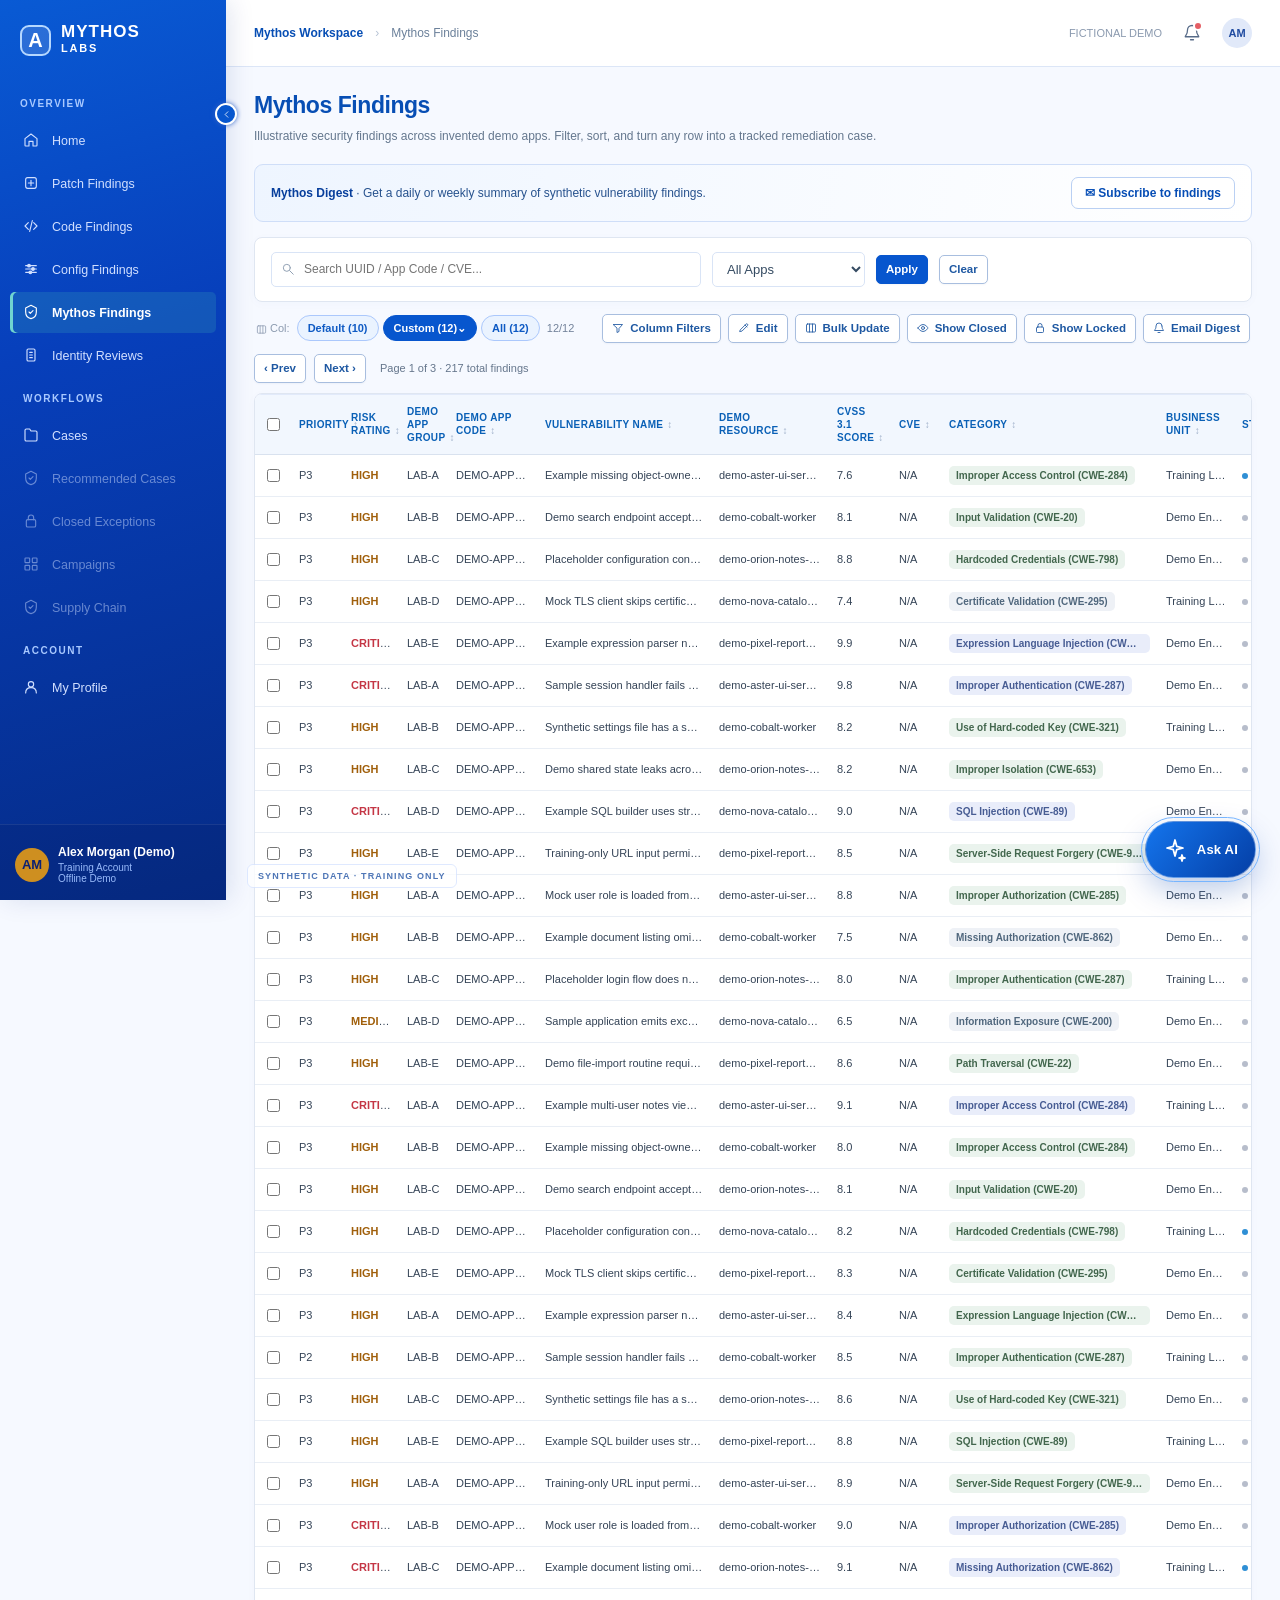
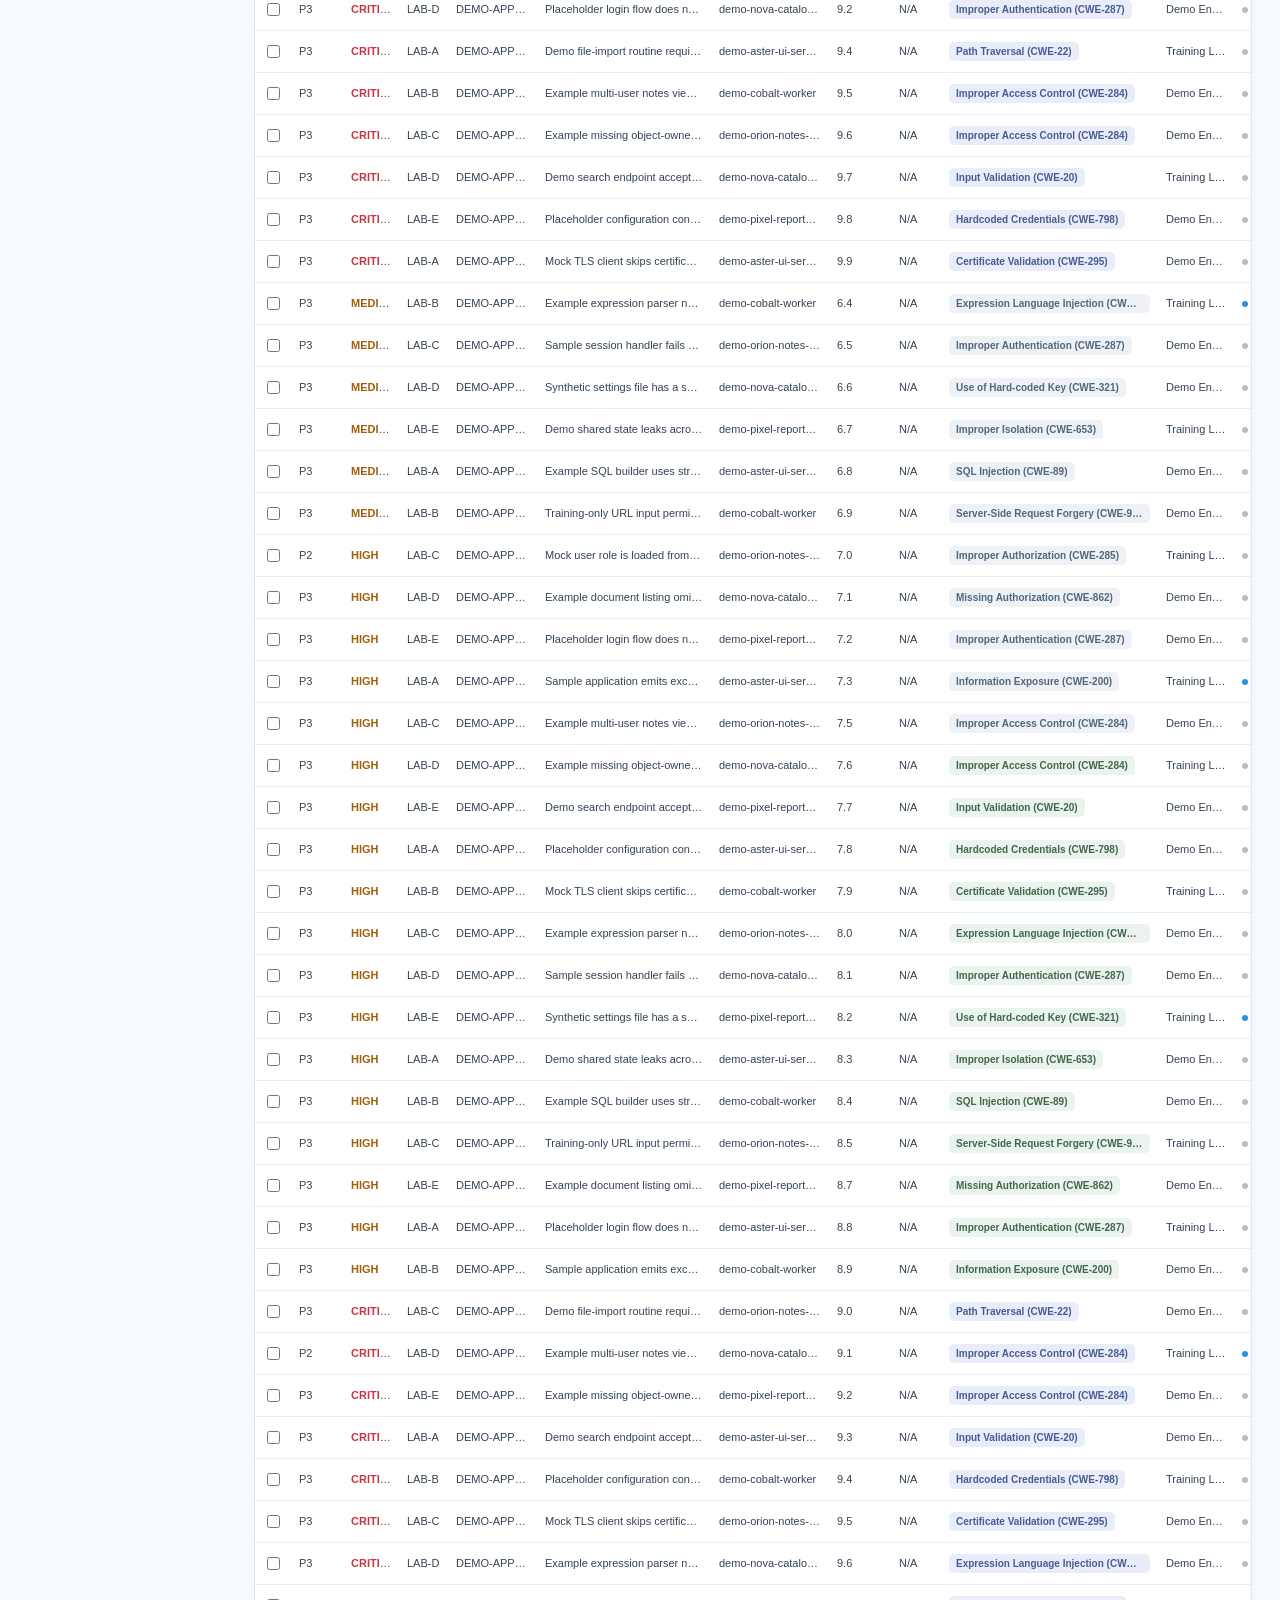
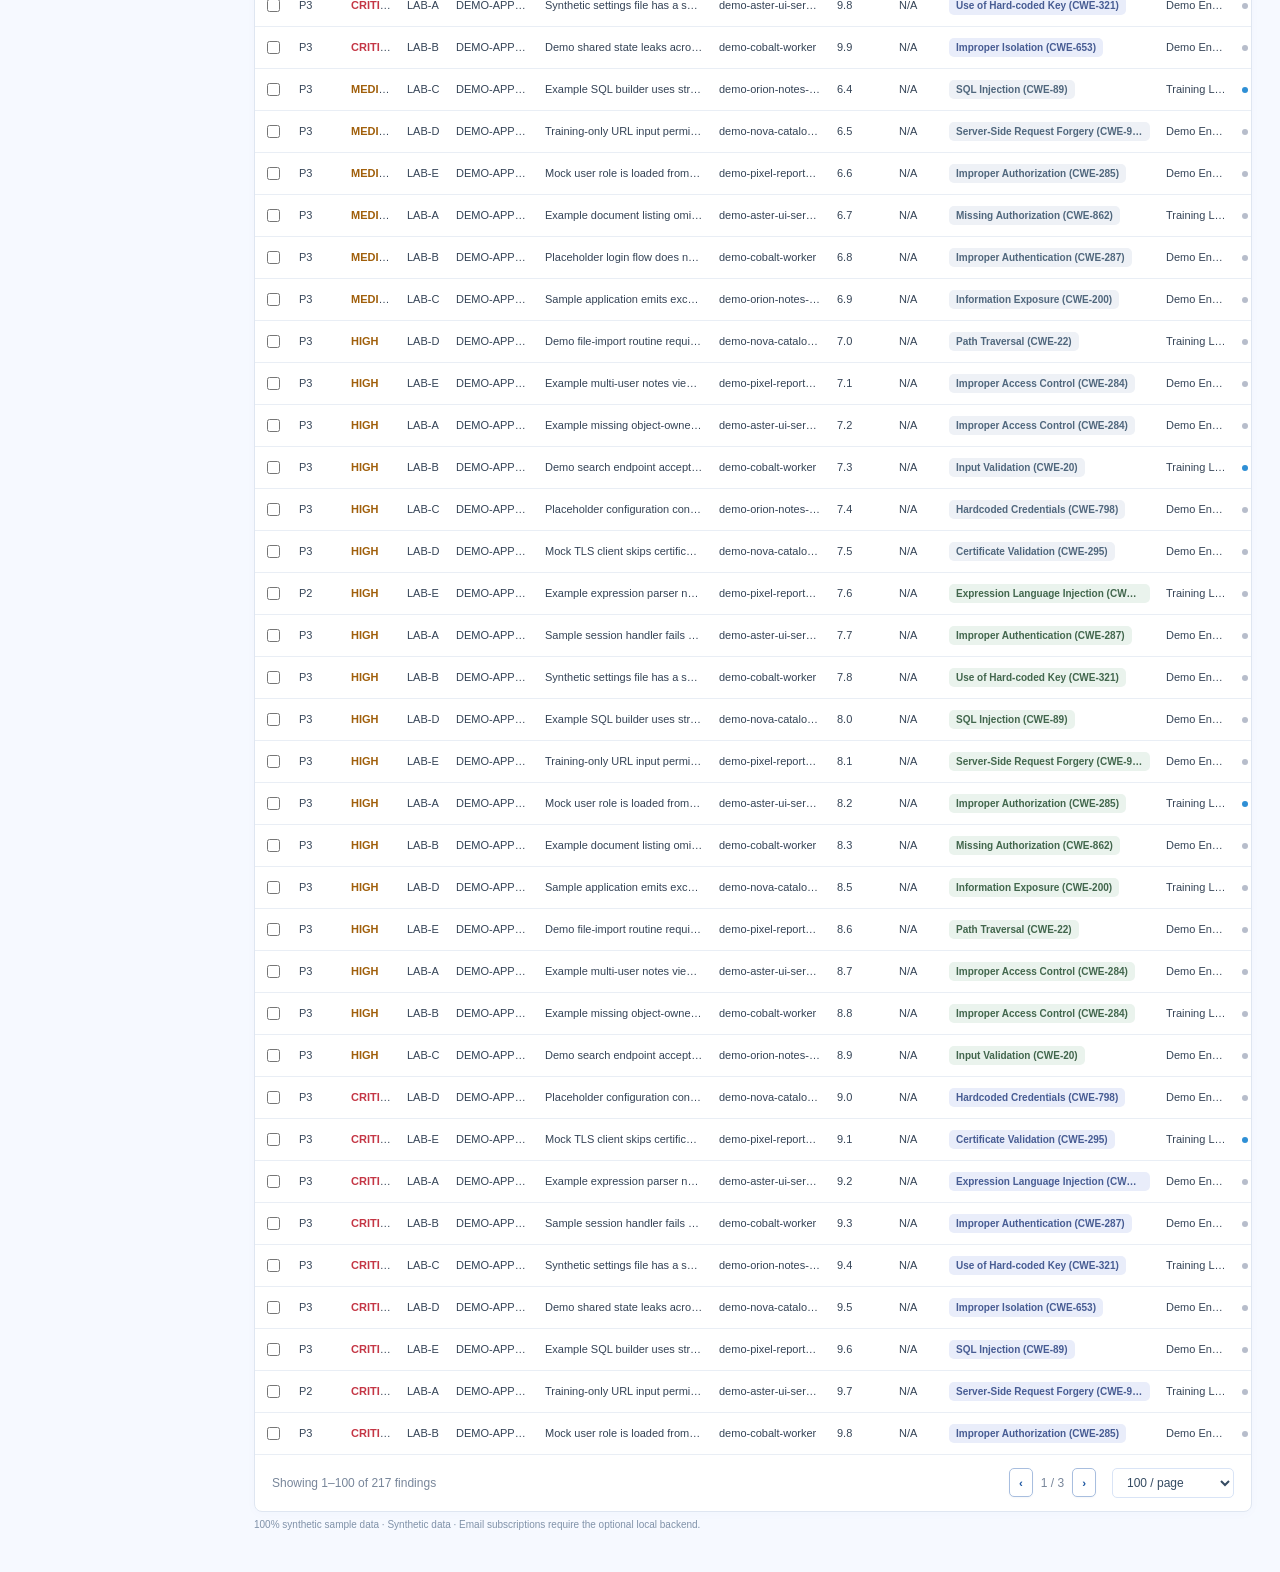
<file: Mythos_Standalone_Demo.html>
<!DOCTYPE html>
<html lang="en">
<head>
  <meta charset="UTF-8" />
  <meta name="viewport" content="width=device-width,initial-scale=1" />
  <title>Mythos | Security Findings Demo</title>
  <meta name="description" content="Mythos fictional vulnerability-remediation demonstration, with an optional same-origin backend for digest subscriptions." />
  <meta http-equiv="Content-Security-Policy" content="default-src 'none' data: blob:; connect-src 'none'; form-action 'none'; object-src 'none'; base-uri 'none'; style-src 'unsafe-inline'; script-src 'unsafe-inline'" />
  <style>
:root{--blue:#087f8c;--darkblue:#134c63;--deepblue:#13374b;--lightblue:#e7f5f5;--border:#dce3ef;--ink:#1c2c41;--muted:#718198;--bg:#f7f9fd;--shadow:0 12px 38px rgba(20,45,96,.12)}
*{box-sizing:border-box}html{font-family:Inter,"Segoe UI",Arial,"Helvetica Neue",sans-serif;font-size:13px;color:var(--ink)}body{margin:0;background:#f8faff}button,input,select,textarea{font:inherit}button{cursor:pointer}button:disabled{cursor:not-allowed;opacity:.45}svg{display:inline-block;vertical-align:middle}a{color:var(--blue);text-decoration:none}
.app-shell{display:flex;min-height:100vh}.sidebar{flex:0 0 226px;width:226px;background:linear-gradient(162deg,#1a5a68 0%,#123b50 55%,#102c42 100%);color:#d4e6ff;display:flex;flex-direction:column;position:sticky;top:0;height:100vh;box-shadow:5px 0 24px rgba(9,38,113,.08);z-index:4;transition:width .2s,flex-basis .2s}.sidebar.collapsed{width:70px;flex-basis:70px}.brand{display:flex;gap:10px;align-items:center;padding:22px 20px 25px;color:white;height:83px}.brand-mark{width:31px;height:31px;flex-shrink:0;display:grid;place-items:center;border:2px solid #a8e4e3;border-radius:9px;background:rgba(255,255,255,.10)}.brand-mark:before{content:"✓";font-size:20px;font-weight:700;color:#d5fffd}.brand-text{font-size:17px;font-weight:850;line-height:.87;letter-spacing:.55px}.brand-text small{font-size:11px;font-weight:700;letter-spacing:1.7px}.section-title{padding:15px 20px 9px;color:#86a9ee;text-transform:uppercase;font-size:10px;letter-spacing:1.5px;font-weight:800}.side-nav{padding:0 10px}.side-link{border:0;background:transparent;color:#bfd6ff;width:100%;display:flex;align-items:center;gap:12px;text-align:left;border-radius:5px;padding:12px 13px;margin:2px 0;min-height:41px;white-space:nowrap;font-size:12.5px}.side-link:hover{background:rgba(255,255,255,.08);color:white}.side-link.active{background:rgba(65,183,179,.20);box-shadow:inset 3px 0 0 #70d4d0;color:white;font-weight:700}.side-link .nav-icon{width:17px;height:17px;flex-shrink:0}.sidebar-faint{opacity:.48}.side-bottom{margin-top:auto;padding:20px 15px 16px;border-top:1px solid rgba(255,255,255,.08);display:flex;gap:9px;align-items:center;min-width:0}.avatar{width:34px;height:34px;flex-shrink:0;border-radius:50%;display:grid;place-items:center;background:#ce8f20;color:#0a2174;font-weight:900}.identity{min-width:0}.identity strong{display:block;color:#fff;font-size:12px;font-weight:600}.identity small{display:block;color:#98bafa;font-size:10px;margin-top:3px}.side-collapse{position:absolute;top:103px;right:-11px;border-radius:50%;height:22px;width:22px;background:var(--blue);border:2px solid white;color:white;display:grid;place-items:center;padding:0;box-shadow:0 0 5px #3065cb}.sidebar.collapsed .brand-text,.sidebar.collapsed .section-title,.sidebar.collapsed .side-link span,.sidebar.collapsed .identity{display:none}.sidebar.collapsed .brand{padding-left:20px}.sidebar.collapsed .side-link{justify-content:center;padding:12px}.sidebar.collapsed .side-bottom{justify-content:center}
.workspace{flex:1;min-width:0}.topbar{height:67px;background:#fff;border-bottom:1px solid #d9e5fb;display:flex;align-items:center;justify-content:space-between;padding:0 28px}.breadcrumbs{font-size:12px;color:#6b809a}.breadcrumbs strong{color:#0554c8;font-weight:750}.breadcrumbs .sep{margin:0 12px;color:#b6c2d4}.topbar-right{display:flex;gap:16px;align-items:center}.topbar-bell{border:0;background:none;padding:5px;color:#576b88;position:relative}.topbar-bell:after{content:"";width:6px;height:6px;position:absolute;top:2px;right:3px;background:#e45e65;border:2px solid white;border-radius:50%}.top-avatar{background:#e1e9f9;border-radius:50%;color:#204ba0;display:grid;place-items:center;width:30px;height:30px;font-size:11px;font-weight:750}.main{padding:25px 28px 46px;max-width:1900px;margin:auto}.page-title{font-size:23px;line-height:1.2;letter-spacing:-.45px;margin:0;color:#0750ae;font-weight:760}.page-subtitle{color:#64778e;font-size:12px;line-height:1.6;margin:7px 0 18px}.panel{background:#fff;border:1px solid #dfe6f1;border-radius:8px;box-shadow:0 2px 11px rgba(16,66,153,.025)}.search-panel{padding:14px 16px;margin-bottom:12px}.search-row{display:flex;align-items:center;gap:11px;flex-wrap:wrap}.search-box{display:flex;align-items:center;gap:7px;border:1px solid var(--border);border-radius:5px;height:35px;padding:0 9px;background:#fff;min-width:235px;max-width:430px;flex:1}.search-box:focus-within{border-color:#4387f4;box-shadow:0 0 0 2px rgba(50,110,230,.10)}.search-box svg{color:#91a0b4;flex-shrink:0}.search-box input{outline:0;border:0;min-width:0;width:100%;color:var(--ink);font-size:12px}.field-select{border:1px solid var(--border);height:35px;min-width:153px;max-width:260px;border-radius:5px;padding:0 33px 0 10px;background:#fff;color:#354b62}.btn{border:1px solid #a8bedf;background:#fff;color:#1e58a2;border-radius:5px;padding:8px 12px;min-height:32px;display:inline-flex;gap:6px;justify-content:center;align-items:center;white-space:nowrap;font-size:12px;font-weight:620;box-shadow:0 1px 2px rgba(8,40,95,.04)}.btn:hover{background:#eff5ff;border-color:#6a9feb}.btn-primary{background:#087f8c;border-color:#087f8c;color:#fff}.btn-primary:hover{background:#076771;border-color:#076771}.btn-soft{background:#edf4ff}.btn-sm{font-size:11.5px;min-height:29px;padding:6px 9px}.btn-light{background:#fafcff}.btn-icon{padding:7px;min-width:29px}.toolbar{display:flex;align-items:center;justify-content:space-between;gap:12px;padding:0 2px 11px;flex-wrap:wrap}.toolbar-group{display:flex;align-items:center;gap:7px;flex-wrap:wrap}.muted{color:#7e8da3}.small-note{font-size:11px;color:#8b9aaf}.chips{display:inline-flex;gap:4px;align-items:center}.chip{border:1px solid #abc8fc;background:#eaf3ff;color:#0e5ac4;border-radius:14px;padding:5px 10px;font-size:11px;font-weight:650;min-height:26px}.chip.selected{background:#087f8c;border-color:#087f8c;color:#fff}.pill-count{color:#72829a;font-size:11px}.dropdown-wrap{position:relative}.dropdown{position:absolute;z-index:20;top:calc(100% + 8px);left:0;min-width:225px;background:#fff;border-radius:9px;box-shadow:var(--shadow);border:1px solid #dbe5f5;padding:15px}.dropdown.right{left:auto;right:0}.dropdown h4{margin:0 0 13px;font-size:13px}.dropdown label{display:flex;align-items:center;gap:8px;font-size:12px;margin-bottom:10px}.dropdown input[type=checkbox]{accent-color:#0c4fc5}.dropdown-actions{display:flex;justify-content:end;gap:6px;padding-top:10px;border-top:1px solid #edf1f7}.pagination-top{display:flex;gap:8px;align-items:center;margin-bottom:10px}.pagination-top span{color:#65768c;font-size:11px;margin-left:6px}.table-panel{overflow:hidden}.table-scroll{width:100%;overflow-x:auto}.findings-table{border-collapse:collapse;width:100%;min-width:1120px;table-layout:fixed}.findings-table th{height:58px;text-align:left;font-size:10px;letter-spacing:.35px;line-height:1.3;color:#0a60b6;font-weight:750;background:#f2f7fe;border-top:1px solid #e2eafa;border-bottom:1px solid #d9e2ef;padding:10px 8px;white-space:normal;vertical-align:middle}.findings-table th.sortable{cursor:pointer}.findings-table th.sortable:hover{background:#e8f1fd}.findings-table th .sort-marker{margin-left:4px;color:#9daec8}.findings-table td{font-size:11px;padding:10px 8px;overflow:hidden;text-overflow:ellipsis;white-space:nowrap;border-bottom:1px solid #e9eef5;color:#344356;height:42px}.findings-table tbody tr{cursor:pointer}.findings-table tbody tr:hover{background:#edf5ff}.findings-table tbody tr.selected-row{background:#eaf3ff}.findings-table input[type=checkbox]{accent-color:#145bd4}.findings-table th:first-child,.findings-table td:first-child{text-align:center}.findings-table .low{color:#7b8da0}.risk-high{color:#a05f0b;font-weight:650}.risk-critical{color:#c43645;font-weight:750}.cat-tag{padding:4px 7px;border-radius:5px;background:#eaf3ed;color:#42664d;display:inline-block;max-width:100%;overflow:hidden;text-overflow:ellipsis;vertical-align:middle;font-size:10px;font-weight:650}.cat-tag.indigo{background:#e9edfa;color:#475c93}.cat-tag.gray{background:#eef1f6;color:#50677d}.status{display:inline-flex;align-items:center;gap:5px;color:#5a6473}.status-dot{width:6px;height:6px;border-radius:50%;background:#b7bdcb}.status.progress .status-dot{background:#2f8fd5}.status.fixed .status-dot{background:#42a66a}.table-bottom{display:flex;justify-content:space-between;align-items:center;padding:13px 17px;color:#78869a;font-size:12px}.table-bottom .pagination-top{margin:0}.empty-state{text-align:center;padding:80px 20px;color:#73859e}.empty-state h3{color:#435974}
.back-link{display:inline-flex;gap:6px;align-items:center;color:#0b57b9;font-size:12px;background:none;border:0;margin:0 0 17px;padding:0}.detail-header{display:flex;align-items:center;justify-content:space-between;gap:12px;flex-wrap:wrap}.detail-metrics{display:grid;grid-template-columns:repeat(3,1fr);margin:18px 0;padding:23px 24px;gap:15px}.metric-label{color:#6c7a8d;font-size:12px;margin-bottom:6px}.metric-value{color:#26384f;font-weight:760;font-size:17px}.detail-columns{display:grid;grid-template-columns:minmax(450px,1.12fr) minmax(360px,.88fr);gap:16px;align-items:start}.details-card{padding:23px 22px}.card-head{font-weight:750;color:#173a6b;font-size:15px;margin:0 0 18px;display:flex;align-items:center;gap:8px}.detail-row{display:grid;grid-template-columns:180px minmax(0,1fr);gap:12px;align-items:start;padding:12px 2px;border-bottom:1px solid #ecf0f6;line-height:1.35;font-size:12px}.detail-row .key{color:#657388}.detail-row .value{font-weight:600;color:#344458;overflow-wrap:anywhere}.subsection{font-size:14px;color:#173a6b;font-weight:750;margin:25px 0 12px}.prose{font-size:12px;line-height:1.85;color:#556579;white-space:pre-wrap}.response-card{padding:22px 22px 24px;position:sticky;top:15px}.form-field{margin-bottom:15px}.form-field label{display:block;font-size:12px;color:#344155;font-weight:700;margin-bottom:7px}.form-field .hint{font-size:11.5px;line-height:1.55;color:#667589;margin:7px 0 0}.input,.textarea,.select{display:block;border:1px solid #d6dfed;border-radius:5px;background:white;width:100%;height:38px;padding:0 11px;color:#344458;outline:none;font-size:12px}.input:focus,.textarea:focus,.select:focus{border-color:#3a77e6;box-shadow:0 0 0 2px rgba(45,110,220,.08)}.textarea{height:auto;min-height:90px;resize:vertical;padding:11px}.upload-box{border:1px dashed #bfd0e8;border-radius:5px;padding:12px;display:flex;align-items:center;gap:12px;justify-content:space-between;color:#728095;font-size:11.5px}.upload-box input{display:none}.form-two{display:grid;grid-template-columns:1fr 1fr;gap:13px}.form-footer{display:flex;align-items:center;gap:8px;margin-top:17px;flex-wrap:wrap}.summary-grid{display:grid;grid-template-columns:repeat(4,1fr);gap:16px;margin:20px 0}.summary-card{padding:20px}.summary-card .number{font-size:28px;color:#164fbc;font-weight:760;margin:7px 0}.summary-card .label{color:#74839b;font-size:12px}.summary-card .meta{font-size:11px;color:#7e9c8c}.dashboard-grid{display:grid;grid-template-columns:1.2fr 1fr;gap:16px}.dashboard-card{padding:21px}.bar-row{display:flex;align-items:center;gap:14px;margin:18px 0}.bar-label{width:85px;font-size:11px;color:#596981}.bar-track{flex:1;height:9px;background:#ecf1fb;border-radius:20px;overflow:hidden}.bar-fill{height:100%;border-radius:20px;background:#1a62d1}.bar-num{width:30px;text-align:right;color:#637991;font-size:12px}.activity{display:flex;gap:12px;align-items:start;padding:12px 2px;border-bottom:1px solid #eff2f7;font-size:12px}.activity-bubble{width:8px;height:8px;flex-shrink:0;background:#2473d9;border-radius:50%;margin-top:5px}.activity strong{display:block;color:#395272;margin-bottom:6px}.activity span{color:#8492a4;font-size:11px}.placeholder-view{text-align:center;padding:90px 24px}.placeholder-view svg{color:#477bc4}.placeholder-view h2{font-size:20px;color:#355077}.placeholder-view p{color:#8090a4;line-height:1.6}.placeholder-view .btn{margin-top:13px}
.modal-layer{position:fixed;inset:0;z-index:50;background:rgba(9,28,61,.48);display:flex;align-items:center;justify-content:center;padding:20px}.modal{width:min(570px,100%);max-height:90vh;overflow:auto;background:white;border-radius:10px;box-shadow:0 23px 80px rgba(0,14,51,.25)}.modal-title{font-size:17px;font-weight:750;margin:0}.modal-top{display:flex;justify-content:space-between;align-items:center;border-bottom:1px solid #e4eafa;padding:19px 22px}.modal-content{padding:23px}.modal-footer{padding:15px 22px;border-top:1px solid #e8eef6;display:flex;justify-content:end;gap:8px}.modal-close{background:none;border:0;color:#8b99aa;font-size:22px}.check-grid{display:grid;grid-template-columns:repeat(2,1fr);gap:12px}.check-grid label{font-size:12px;color:#52627a;display:flex;align-items:center;gap:7px}.check-grid input{accent-color:#1158ce}.toast{position:fixed;right:22px;bottom:23px;z-index:100;min-width:280px;max-width:450px;background:#16396e;color:#fff;padding:15px 18px;border-radius:8px;box-shadow:var(--shadow);font-size:12px;display:flex;align-items:center;gap:11px}.toast svg{color:#70ddb0}.demo-banner{font-size:10px;color:#8092a9;margin:7px 0 -4px}
@media(max-width:1100px){.sidebar{flex-basis:191px;width:191px}.main{padding:22px 19px}.detail-columns{grid-template-columns:minmax(0,1fr)}.response-card{position:static}}@media(max-width:750px){.sidebar{flex-basis:61px;width:61px}.sidebar .brand-text,.sidebar .section-title,.sidebar .side-link span,.sidebar .identity{display:none}.sidebar .brand{padding-left:17px}.sidebar .side-link{justify-content:center;padding:12px 7px}.sidebar .side-bottom{justify-content:center}.side-collapse{display:none}.topbar{padding:0 14px;height:57px}.main{padding:21px 13px}.page-title{font-size:19px}.search-box{min-width:100%;max-width:100%}.summary-grid{grid-template-columns:repeat(2,1fr)}.dashboard-grid{grid-template-columns:1fr}.detail-metrics{padding:15px;gap:8px}.detail-row{grid-template-columns:125px 1fr}.details-card,.response-card{padding:17px}.form-two{grid-template-columns:1fr}.topbar-right{gap:5px}}

.demo-ribbon{position:fixed;bottom:12px;left:247px;pointer-events:none;z-index:22;font-weight:800;letter-spacing:1.1px;font-size:9px;color:#597e83;opacity:.8;background:rgba(255,255,255,.86);border:1px solid #d7e8e9;padding:6px 10px;border-radius:6px}@media(max-width:750px){.demo-ribbon{left:75px;bottom:8px}}.sidebar.collapsed~.workspace .demo-ribbon{left:90px}

</style>
  <style>
/* Standalone offline AI Enhance chat widget. Namespaced to avoid collisions. */
#ai-assistant-root{position:fixed;right:24px;bottom:22px;z-index:110;font-family:Inter,"Segoe UI",Arial,sans-serif;color:#263848;pointer-events:none}
#ai-assistant-root *{box-sizing:border-box}
#ai-assistant-root button,#ai-assistant-root textarea{font:inherit}
#ai-assistant-root button{cursor:pointer}
#ai-assistant-root button:focus-visible,#ai-assistant-root textarea:focus-visible{outline:3px solid #80d8e8;outline-offset:2px}
.ai-fab{pointer-events:auto;position:relative;display:flex;align-items:center;justify-content:center;gap:10px;min-width:57px;height:57px;padding:0 17px;border-radius:30px;color:#fff;background:linear-gradient(135deg,#087e8b 0%,#1654a1 100%);border:1px solid rgba(255,255,255,.35);box-shadow:0 12px 30px rgba(13,65,121,.3),0 3px 7px rgba(0,60,110,.15);float:right;transition:transform .18s,box-shadow .18s}
.ai-fab:hover{transform:translateY(-3px);box-shadow:0 17px 35px rgba(13,65,121,.33)}
.ai-fab:after{content:"";position:absolute;inset:-5px;border:1px solid rgba(27,172,193,.2);border-radius:38px;pointer-events:none}
.ai-fab-label{font-size:13px;font-weight:760;letter-spacing:.2px}
.ai-chat-window{pointer-events:auto;position:absolute;right:0;bottom:74px;display:flex;flex-direction:column;width:392px;height:min(605px,calc(100dvh - 118px));min-height:370px;overflow:hidden;border:1px solid #cfdfeb;border-radius:16px;background:#fff;box-shadow:0 28px 90px rgba(16,47,75,.22),0 5px 17px rgba(10,54,92,.12);}
 .ai-chat-window.ai-chat-opening{animation:ai-open .22s cubic-bezier(.2,.8,.2,1) both}
@keyframes ai-open{from{opacity:0;transform:translateY(15px) scale(.98)}to{opacity:1;transform:translateY(0) scale(1)}}
.ai-chat-header{display:flex;align-items:center;min-height:80px;padding:14px 15px;gap:11px;background:linear-gradient(108deg,#103e59,#126c83 69%,#258b9b);color:#fff}
.ai-heading-mark{display:grid;place-items:center;flex:0 0 40px;width:40px;height:40px;border:1px solid rgba(255,255,255,.3);border-radius:12px;background:rgba(255,255,255,.13)}
.ai-heading-text{min-width:0;flex:1}.ai-heading-name{font-size:16px;letter-spacing:-.2px;font-weight:780;white-space:nowrap}.ai-heading-name span{border:1px solid #83dedb;color:#c0fbf2;letter-spacing:1px;font-weight:800;font-size:9px;padding:3px 5px;border-radius:4px;margin-left:5px;vertical-align:2px}.ai-heading-subtitle{font-size:10px;color:#c2e5eb;margin-top:7px;white-space:nowrap}.ai-heading-subtitle i{display:inline-block;width:6px;height:6px;background:#6eefbb;border-radius:50%;vertical-align:1px;margin-right:4px}
.ai-icon-btn{display:grid;place-items:center;width:26px;height:28px;flex:0 0 26px;border:0;background:transparent;border-radius:7px;color:#d4ecf4;padding:0}.ai-icon-btn:hover{background:rgba(255,255,255,.15);color:#fff}
.ai-context-bar{display:flex;align-items:center;gap:7px;min-height:38px;padding:0 15px;background:#f1f8f9;border-bottom:1px solid #e0ebee;color:#456875;font-size:10.5px;font-weight:650}.ai-context-bar>span:first-of-type{white-space:nowrap;overflow:hidden;text-overflow:ellipsis}.ai-context-bar>svg{color:#158598;flex-shrink:0}.ai-local-chip{font-size:9px;font-weight:850;color:#0b7b7e;background:#daf5ec;border-radius:4px;margin-left:auto;padding:3px 6px;letter-spacing:.6px}
.ai-messages{flex:1;min-height:0;overflow:auto;overscroll-behavior:contain;padding:17px 13px 7px;background:radial-gradient(circle at top left,#f1fbfa 0%,#fff 55%);scrollbar-color:#bbd1da transparent;scrollbar-width:thin}
.ai-message{display:flex;gap:8px;align-items:flex-start;margin-bottom:15px;max-width:100%}.ai-message-user{justify-content:flex-end}.ai-message-avatar{width:24px;height:24px;flex:0 0 24px;display:grid;place-items:center;border:1px solid #c8e7e9;border-radius:8px;background:#e5f5f5;color:#098692;margin-top:2px}.ai-message-wrap{max-width:calc(100% - 32px);min-width:0}.ai-bubble-text{padding:12px 13px;border-radius:4px 13px 13px 13px;background:#f3f6fa;border:1px solid #e5edf1;color:#365063;font-size:12px;line-height:1.6;overflow-wrap:anywhere;white-space:normal}.ai-bubble-text strong{color:#173d52;font-weight:760}.ai-message-user .ai-bubble-text{border-radius:13px 4px 13px 13px;background:#0e7f8c;color:#fff;border-color:#0e7f8c}.ai-message-user .ai-bubble-text strong{color:#fff}.ai-message-time{font-size:9px;color:#a1adb9;margin-top:5px;padding:0 5px}.ai-message-user .ai-message-time{text-align:right}
.ai-insert{display:inline-flex;align-items:center;gap:5px;border:1px solid #99d3d2;background:#ecfaf7;color:#086c79;border-radius:8px;padding:8px 10px;margin-top:8px;font-size:11px!important;font-weight:750!important}.ai-insert:hover{background:#dff5f1}.ai-insert:disabled{cursor:default;opacity:.6}
.ai-bottom{border-top:1px solid #e4eef1;padding:12px 14px 11px;flex-shrink:0;background:#fff}.ai-quick-title{display:flex;align-items:center;gap:5px;font-size:9px;letter-spacing:1px;font-weight:850;color:#8193a4;margin-bottom:9px}.ai-quick-title svg{color:#2599a2}.ai-quick-grid{display:grid;grid-template-columns:1fr 1fr;gap:7px;margin-bottom:12px}.ai-chip{border:1px solid #d9e9ee;background:#f7fbfc;color:#356176;min-height:32px;padding:7px 9px;border-radius:8px;text-align:left;font-size:10.5px!important;font-weight:720!important;display:flex;align-items:center;gap:6px;line-height:1.25}.ai-chip svg{color:#1a94a1;flex-shrink:0}.ai-chip:hover{background:#eaf9f8;border-color:#9acfd0;color:#0b6e7a}
.ai-input-wrap{display:flex;align-items:flex-end;border:1px solid #cbdde7;border-radius:11px;padding:5px;gap:7px;background:#fff;box-shadow:0 2px 9px rgba(38,92,108,.04)}.ai-input-wrap:focus-within{border-color:#28a1ae;box-shadow:0 0 0 3px rgba(12,133,147,.09)}.ai-input-wrap textarea{resize:none;overflow:auto;border:0;outline:0!important;background:transparent;min-width:0;flex:1;line-height:1.4;height:36px;min-height:36px;max-height:110px;padding:9px 6px;color:#233f51;font-size:11.5px}.ai-input-wrap textarea::placeholder{color:#96a7b2}.ai-send{display:grid;place-items:center;border:0;border-radius:9px;background:#087f8c;color:#fff;width:35px;height:35px;flex:0 0 35px}.ai-send:hover{background:#086674}.ai-send:disabled{background:#dfebed;color:#96b2b8;cursor:default}
.ai-chat-footnote{margin:9px 0 0;color:#90a2af;font-size:9.4px;display:flex;align-items:center;justify-content:center;gap:5px}.ai-chat-footnote svg{color:#4d9ca0}
.ai-sr-only{position:absolute;width:1px;height:1px;overflow:hidden;clip:rect(0,0,0,0);white-space:nowrap}
@media(max-width:550px){#ai-assistant-root{right:13px;bottom:13px}.ai-chat-window{width:min(392px,calc(100vw - 26px));bottom:67px;height:min(605px,calc(100dvh - 95px));min-height:300px}.ai-fab{height:54px;min-width:54px}.ai-chat-header{min-height:70px;padding:11px}.ai-messages{padding:12px}.ai-bottom{padding:9px 11px}}
@media(prefers-reduced-motion:reduce){.ai-chat-window.ai-chat-opening{animation:none}.ai-fab{transition:none}}

</style>
  <style>
/* Mythos: cobalt enterprise palette (generic; no corporate trademarks). */
:root{--blue:#0756ce;--darkblue:#073c9c;--deepblue:#09245c;--lightblue:#eaf2ff;--border:#d9e4f6;--ink:#182b4d;--muted:#6880a2;--bg:#f6f9ff;--shadow:0 12px 35px rgba(15,56,142,.12)}
body{background:#f6f9ff}
.sidebar{background:linear-gradient(164deg,#095ad4 0%,#073fbb 38%,#052b86 100%);box-shadow:4px 0 24px rgba(11,40,132,.12)}
.brand-mark{border-color:#b6d8ff;background:rgba(255,255,255,.14)}.brand-mark:before{color:#fff;content:'A';font-size:20px}
.brand-text{letter-spacing:1px}.brand-text small{letter-spacing:1.8px}
.section-title{color:#a9c9ff}.side-link{color:#d2e0ff}.side-link:hover{background:rgba(255,255,255,.12)}
.topbar{border-bottom-color:#dce6f7}.breadcrumbs strong,.page-title{color:#074eb4}
.btn-primary,.chip.selected{background:#0756ce!important;border-color:#0756ce!important;color:white!important}
.btn-primary:hover{background:#0645af!important}.chip:hover{border-color:#5592e8}.sidebar .side-bottom{background:rgba(6,33,104,.23)}
.demo-ribbon{color:#2455a5;border-color:#d7e4ff;background:rgba(255,255,255,.92)}
#ai-assistant-root .ai-fab{background:linear-gradient(130deg,#1475ed,#043ea5);box-shadow:0 12px 30px rgba(3,62,171,.27)}
#ai-assistant-root .ai-fab:after{border-color:#77b5ff}
#ai-assistant-root .ai-chat-header{background:linear-gradient(109deg,#092e86,#075bd2 75%,#1578e8)}
#ai-assistant-root .ai-context-bar{background:#edf4ff;color:#3561a2;border-color:#d9e6fa}
#ai-assistant-root .ai-messages{background:radial-gradient(circle at top left,#eff5ff 0%,#fff 60%)}
#ai-assistant-root .ai-message-user .ai-bubble-text{background:#0863ca;border-color:#0863ca}
#ai-assistant-root .ai-message-avatar{border-color:#c9dffa;background:#ecf4ff;color:#0a5bd0}
#ai-assistant-root .ai-send{background:#0756ce}#ai-assistant-root .ai-send:disabled{background:#dfebf6}
#ai-assistant-root .ai-chip svg,#ai-assistant-root .ai-quick-title svg,#ai-assistant-root .ai-context-bar>svg{color:#0756ce}
#ai-assistant-root .ai-chip:hover{background:#edf4ff;color:#0644a0;border-color:#8db5f0}
#ai-assistant-root .ai-input-wrap:focus-within{border-color:#428cf0;box-shadow:0 0 0 3px rgba(13,93,215,.1)}
.mythos-subscribe-banner{display:flex;align-items:center;justify-content:space-between;gap:10px;padding:12px 16px;margin-bottom:15px;background:linear-gradient(100deg,#eef5ff,#fff);border:1px solid #cfdef8;border-radius:9px;color:#27528e;font-size:12px}
.mythos-subscribe-banner strong{color:#073e9c}.mythos-form-note{font-size:11px;line-height:1.6;color:#6880a2;margin:12px 0 0}
.mythos-form-grid{display:grid;grid-template-columns:1fr 1fr;gap:12px}.mythos-form-grid .form-field:first-child{grid-column:span 2}
.mythos-subscribe-btn{display:inline-flex;align-items:center;gap:6px;border:1px solid #bad0f3;border-radius:7px;background:#fff;color:#064db5;font-weight:700;padding:8px 13px}
.mythos-subscribe-btn:hover{background:#e9f2ff}
@media(max-width:650px){.mythos-subscribe-banner{align-items:flex-start;flex-direction:column}.mythos-form-grid{grid-template-columns:1fr}.mythos-form-grid .form-field:first-child{grid-column:auto}}

</style>
</head>
<body>
  <div id="app"></div>
  <script>
/* Mythos Demo — all sample data is synthetic.
   Offline HTML saves locally; the optional same-origin backend syncs demo findings and subscriptions. */
(() => {
  'use strict';
  const $ = (s, root = document) => root.querySelector(s);
  const $$ = (s, root = document) => [...root.querySelectorAll(s)];
  const escape = (s) => String(s ?? '').replace(/[&<>"']/g, c => ({'&':'&amp;','<':'&lt;','>':'&gt;','"':'&quot;',"'":'&#39;'}[c]));
  const initials = s => (s || 'JL').split(' ').map(w=>w[0]).join('').substring(0,2).toUpperCase();
  const iconPaths = {
    home:'<path d="m3 10 9-7 9 7v10a1 1 0 0 1-1 1h-5v-7H9v7H4a1 1 0 0 1-1-1z"/>',
    patch:'<rect x="4" y="4" width="16" height="16" rx="3"/><path d="M8 12h8M12 8v8"/>',
    code:'<path d="m8 7-5 5 5 5m8-10 5 5-5 5M14 4l-4 16"/>',
    config:'<path d="M4 7h16M4 12h16M4 17h16"/><circle cx="9" cy="7" r="2" fill="currentColor"/><circle cx="15" cy="12" r="2" fill="currentColor"/><circle cx="11" cy="17" r="2" fill="currentColor"/>',
    security:'<path d="M3 13c4-6 7-6 10-3s5 3 8-1M3 19c4-6 7-6 10-3s5 3 8-1"/><circle cx="6" cy="6" r="2"/>',
    iam:'<rect x="6" y="3" width="12" height="18" rx="2"/><path d="M10 8h4m-4 4h4m-4 4h4"/>',
    folder:'<path d="M3 7V5a2 2 0 0 1 2-2h5l2 3h7a2 2 0 0 1 2 2v11a2 2 0 0 1-2 2H5a2 2 0 0 1-2-2z"/>',
    user:'<circle cx="12" cy="8" r="4"/><path d="M4 21c0-5 3-8 8-8s8 3 8 8"/>',
    search:'<circle cx="10" cy="10" r="6"/><path d="m15 15 6 6"/>',
    filter:'<path d="M3 5h18l-7 8v6l-4 2v-8z"/>',
    edit:'<path d="m4 19 4-.8 11-11a2 2 0 0 0-3-3l-11 11z"/><path d="m14 6 4 4"/>',
    columns:'<rect x="3" y="4" width="18" height="16" rx="2"/><path d="M9 4v16m6-16v16"/>',
    eye:'<path d="M2 12s4-7 10-7 10 7 10 7-4 7-10 7-10-7-10-7z"/><circle cx="12" cy="12" r="3"/>',
    lock:'<rect x="5" y="10" width="14" height="11" rx="2"/><path d="M8 10V7a4 4 0 0 1 8 0v3"/>',
    save:'<path d="M4 3h14l3 3v15H3V3z"/><rect x="7" y="3" width="9" height="6"/><path d="M7 21v-8h10v8"/>',
    file:'<path d="M13 3H5a2 2 0 0 0-2 2v14a2 2 0 0 0 2 2h14a2 2 0 0 0 2-2V11z"/><path d="M13 3v8h8"/>',
    chevron:'<path d="m9 18 6-6-6-6"/>',
    back:'<path d="m15 18-6-6 6-6"/>',
    bell:'<path d="M18 8a6 6 0 0 0-12 0c0 7-3 7-3 9h18c0-2-3-2-3-9M10 21h4"/>',
    upload:'<path d="M12 16V3m-5 5 5-5 5 5M4 17v4h16v-4"/>',
    check:'<path d="m4 12 5 5L20 6"/>',
    x:'<path d="M5 5l14 14M19 5 5 19"/>',
    download:'<path d="M12 3v13m-5-5 5 5 5-5M4 17v4h16v-4"/>',
    shield:'<path d="M12 2 4 6v6c0 6 3 9 8 10 5-1 8-4 8-10V6z"/><path d="m9 12 2 2 4-4"/>',
    grid:'<rect x="3" y="3" width="7" height="7" rx="1"/><rect x="14" y="3" width="7" height="7" rx="1"/><rect x="3" y="14" width="7" height="7" rx="1"/><rect x="14" y="14" width="7" height="7" rx="1"/>',
    info:'<circle cx="12" cy="12" r="9"/><path d="M12 11v6m0-10v1"/>',
    paperclip:'<path d="m21 11-9 9a6 6 0 0 1-8-8L14 2a4 4 0 0 1 6 6L9 19a2 2 0 0 1-3-3l9-9"/>',
    external:'<path d="M14 3h7v7m0-7-10 10"/><path d="M20 14v6H4V4h6"/>',
    calendar:'<rect x="3" y="5" width="18" height="16" rx="2"/><path d="M7 3v4m10-4v4M3 10h18"/>'
  };
  const ic = (name, size=14) => `<svg width="${size}" height="${size}" viewBox="0 0 24 24" fill="none" stroke="currentColor" stroke-width="1.7" stroke-linecap="round" stroke-linejoin="round" aria-hidden="true">${iconPaths[name] || iconPaths.info}</svg>`;

  // All identifiers, findings, descriptions, paths and dates below are fictional.
  // This app is an offline training mock-up; nothing is fetched from a backend.
  const appFixtures = [
    {app:'LAB-A',code:'DEMO-APP-001',name:'Aster Sample Portal',resource:'demo-aster-ui-service'},
    {app:'LAB-B',code:'DEMO-APP-002',name:'Cobalt Message Queue',resource:'demo-cobalt-worker'},
    {app:'LAB-C',code:'DEMO-APP-003',name:'Orion Notes Playground',resource:'demo-orion-notes-api'},
    {app:'LAB-D',code:'DEMO-APP-004',name:'Nova Sample Catalog',resource:'demo-nova-catalog-api'},
    {app:'LAB-E',code:'DEMO-APP-005',name:'Pixel Reports Sandbox',resource:'demo-pixel-reports-batch'}
  ];
  const sampleFindings = [
    ['Example missing object-owner check in a sample API','Improper Access Control (CWE-284)',7.6],
    ['Demo search endpoint accepts unsanitized test input','Input Validation (CWE-20)',8.1],
    ['Placeholder configuration contains a training-only secret','Hardcoded Credentials (CWE-798)',8.8],
    ['Mock TLS client skips certificate checks','Certificate Validation (CWE-295)',7.4],
    ['Example expression parser needs input validation','Expression Language Injection (CWE-917)',9.9],
    ['Sample session handler fails an authorization check','Improper Authentication (CWE-287)',9.8],
    ['Synthetic settings file has a sample key string','Use of Hard-coded Key (CWE-321)',8.2],
    ['Demo shared state leaks across mock request contexts','Improper Isolation (CWE-653)',8.2],
    ['Example SQL builder uses string concatenation','SQL Injection (CWE-89)',9.0],
    ['Training-only URL input permits internal mock redirects','Server-Side Request Forgery (CWE-918)',8.5],
    ['Mock user role is loaded from an untrusted form value','Improper Authorization (CWE-285)',8.8],
    ['Example document listing omits a permission filter','Missing Authorization (CWE-862)',7.5],
    ['Placeholder login flow does not invalidate stale tokens','Improper Authentication (CWE-287)',8.0],
    ['Sample application emits excess diagnostic information','Information Exposure (CWE-200)',6.5],
    ['Demo file-import routine requires path normalization','Path Traversal (CWE-22)',8.6],
    ['Example multi-user notes view lacks mock tenant scope','Improper Access Control (CWE-284)',9.1]
  ];
  const simpleUuid = i => {
    const h = (('00000000'+(i*2971+2837).toString(16)).slice(-8) + '7e31' + '4a29' + '8b40' + ('000000000000'+(i*1121+97231).toString(16)).slice(-12));
    return `${h.slice(0,8)}-${h.slice(8,12)}-${h.slice(12,16)}-${h.slice(16,20)}-${h.slice(20)}`;
  };
  const baseRows = Array.from({length:234}, (_,i) => {
    const app=appFixtures[i%appFixtures.length];
    const finding=sampleFindings[i%sampleFindings.length];
    const score = i<sampleFindings.length?finding[2]:Number((6.4+(i%36)/10).toFixed(1));
    const status=i%9===0?'In Progress':i%23===0?'Resolved':'Not Started';
    return {
      id:`FND-${String(i+1).padStart(5,'0')}`,uuid:simpleUuid(i+1),priority:i%21===0&&i>10?'P2':'P3',
      risk:score>=9?'CRITICAL':score<7?'MEDIUM':'HIGH',
      app:app.app,application:app.code,name:finding[0],resource:app.resource,score,cve:'N/A',
      category:finding[1],business:i%3===0?'Training Lab':'Demo Engineering',
      status,closed:status==='Resolved'?'Closed':'Open',locked:i>10&&i%29===0,
      exposure:'Internal',reviewed:'No',severity:'No',comment:'',planned:'2026-12-15',actual:'',
      age:5+i%28,attachments:[]
    };
  });
  let edits={};try{edits=JSON.parse(localStorage.getItem('mythos-v1-local-edits')||'{}')}catch(e){}
  const rows=baseRows.map(r=>({...r,...(edits[r.id]||{})}));
  const columns=[
    {id:'priority',label:'PRIORITY',width:52},
    {id:'risk',label:'RISK RATING',width:56},
    {id:'app',label:'DEMO APP GROUP',width:49},
    {id:'application',label:'DEMO APP CODE',width:89},
    {id:'name',label:'VULNERABILITY NAME',width:174},
    {id:'resource',label:'DEMO RESOURCE',width:118},
    {id:'score',label:'CVSS 3.1 SCORE',width:62},
    {id:'cve',label:'CVE',width:50},
    {id:'category',label:'CATEGORY',width:217},
    {id:'business',label:'BUSINESS UNIT',width:76},
    {id:'status',label:'STATUS',width:91},
    {id:'closed',label:'CLOSED/OPEN',width:82}
  ];
  const navigation=[
    ['Home','home'],['Patch Findings','patch'],['Code Findings','code'],['Config Findings','config'],['Mythos Findings','shield'],['Identity Reviews','iam'],['Cases','folder'],['Recommended Cases','shield','faint'],['Closed Exceptions','lock','faint'],['Campaigns','grid','faint'],['Supply Chain','shield','faint'],['My Profile','user']
  ];
  const state={nav:'Mythos Findings',view:'list',selectedId:null,sidebarCollapsed:false,filterText:'',filterApp:'All Apps',draftText:'',draftApp:'All Apps',page:1,pageSize:100,sort:'',sortAsc:true,selected:new Set(),showClosed:false,showLocked:false,columnPreset:'Custom',visibleCols:new Set(columns.map(c=>c.id)),filtersOpen:false,filterRisk:'Any risk',filterStatus:'Any status',modal:null,toast:'',attachment:[],showAlert:false};
  const apiEnabled = location.protocol === 'http:' || location.protocol === 'https:';
  let backendReady = false;
  let toastTimer;
  function notify(message){state.toast=message;renderToast();clearTimeout(toastTimer);toastTimer=setTimeout(()=>{state.toast='';renderToast()},3300)}
  function persist(row){if(apiEnabled)fetch(`/api/findings/${encodeURIComponent(row.id)}`,{method:'PATCH',headers:{'Content-Type':'application/json'},body:JSON.stringify({status:row.status,comment:row.comment,exposure:row.exposure,reviewed:row.reviewed,severity:row.severity,planned:row.planned,actual:row.actual})}).catch(()=>notify('Server unavailable; changes saved in browser only.'));edits[row.id]={...(edits[row.id]||{}),status:row.status,closed:row.closed,exposure:row.exposure,reviewed:row.reviewed,severity:row.severity,comment:row.comment,planned:row.planned,actual:row.actual,attachments:row.attachments};try{localStorage.setItem('mythos-v1-local-edits',JSON.stringify(edits))}catch(e){}}
  function navSide(){return `<aside class="sidebar ${state.sidebarCollapsed?'collapsed':''}">
    <div class="brand"><div class="brand-mark"></div><div class="brand-text">MYTHOS<br><small>LABS</small></div></div>
    <button class="side-collapse" data-action="collapse">${state.sidebarCollapsed?ic('chevron',11):ic('back',11)}</button>
    <div class="section-title">Overview</div>
    <nav class="side-nav">${navigation.map(([label,name,extra],i)=>`${i===6?'<div class="section-title" style="padding-left:13px">Workflows</div>':''}${i===11?'<div class="section-title" style="padding-left:13px">Account</div>':''}<button class="side-link ${state.nav===label?'active':''} ${extra?'sidebar-faint':''}" data-nav="${escape(label)}" title="${escape(label)}"><div class="nav-icon">${ic(name,16)}</div><span>${escape(label)}</span></button>`).join('')}</nav>
    <div class="side-bottom"><div class="avatar">AM</div><div class="identity"><strong>Alex Morgan (Demo)</strong><small>Training Account<br>Offline Demo</small></div></div></aside>`}
  function topBar(){return `<header class="topbar"><div class="breadcrumbs"><strong>Mythos Workspace</strong><span class="sep">›</span>${state.view==='detail'?'<a href="#findings" data-action="go-list">Mythos Findings</a><span class="sep">›</span>Finding Detail':escape(state.nav)}</div><div class="topbar-right"><span class="small-note">${backendReady?'API CONNECTED · SYNTHETIC':'FICTIONAL DEMO'}</span><button class="topbar-bell" data-action="alerts" aria-label="Notifications">${ic('bell',18)}</button><div class="top-avatar">AM</div></div></header>`}
  const btn = (txt, action, variant='btn-sm', ico='')=>`<button class="btn ${variant}" data-action="${action}">${ico?ic(ico,12):''}${txt}</button>`;
  function filterContent(){return `<div class="dropdown right" id="filters-popup"><h4>Column Filters</h4><label>Risk rating</label><select id="riskFilter" class="select" style="height:32px;margin-bottom:14px"><option ${state.filterRisk==='Any risk'?'selected':''}>Any risk</option><option ${state.filterRisk==='HIGH'?'selected':''}>HIGH</option><option ${state.filterRisk==='MEDIUM'?'selected':''}>MEDIUM</option><option ${state.filterRisk==='CRITICAL'?'selected':''}>CRITICAL</option></select><label>Status</label><select id="statusFilter" class="select" style="height:32px;margin-bottom:14px"><option ${state.filterStatus==='Any status'?'selected':''}>Any status</option><option ${state.filterStatus==='Not Started'?'selected':''}>Not Started</option><option ${state.filterStatus==='In Progress'?'selected':''}>In Progress</option><option ${state.filterStatus==='Resolved'?'selected':''}>Resolved</option></select><div class="dropdown-actions"><button data-action="reset-filters" class="btn btn-sm">Reset</button><button data-action="apply-filters" class="btn btn-primary btn-sm">Apply</button></div></div>`}
  function filteredRows(){let list=rows.filter(r=>(state.showClosed||r.closed==='Open')&&(state.showLocked||!r.locked));if(state.filterText){let q=state.filterText.toLowerCase();list=list.filter(r=>[r.id,r.uuid,r.app,r.application,r.name,r.resource,r.category,r.cve].some(v=>String(v).toLowerCase().includes(q)))}if(state.filterApp!=='All Apps')list=list.filter(r=>r.app===state.filterApp);if(state.filterRisk!=='Any risk')list=list.filter(r=>r.risk===state.filterRisk);if(state.filterStatus!=='Any status')list=list.filter(r=>r.status===state.filterStatus);if(state.sort){list.sort((a,b)=>{let av=a[state.sort],bv=b[state.sort];let delta=typeof av==='number' ? av-bv:String(av).localeCompare(String(bv));return state.sortAsc?delta:-delta})}return list}
  function pageInfo(list){let total=Math.max(1,Math.ceil(list.length/state.pageSize));if(state.page>total)state.page=total;return {total,paged:list.slice((state.page-1)*state.pageSize,state.page*state.pageSize)}}
  function tableCell(r,id){let v=r[id];if(id==='risk')return `<span class="${v==='CRITICAL'?'risk-critical':'risk-high'}">${escape(v)}</span>`;if(id==='category')return `<span class="cat-tag ${r.score>=9?'indigo':r.score<=7.5?'gray':''}" title="${escape(v)}">${escape(v)}</span>`;if(id==='status')return `<span class="status ${v==='In Progress'?'progress':v==='Resolved'?'fixed':''}"><span class="status-dot"></span>${escape(v)}</span>`;if(id==='cve')return escape(v==='[]'?'[]':v);if(id==='score')return Number(v).toFixed(1);return `<span title="${escape(v)}">${escape(v||'—')}</span>`}
  function listView(){let list=filteredRows();const {total,paged}=pageInfo(list), apps=['All Apps',...new Set(rows.map(r=>r.app))];let pageTxt=`Page ${state.page} of ${total} · ${list.length} total findings`;
    return `<h1 class="page-title">Mythos Findings</h1><p class="page-subtitle">Illustrative security findings across invented demo apps. Filter, sort, and turn any row into a tracked remediation case.</p>
    <div class="mythos-subscribe-banner"><span><strong>Mythos Digest</strong> · Get a daily or weekly summary of synthetic vulnerability findings.</span><button class="mythos-subscribe-btn" data-action="subscribe">✉ Subscribe to findings</button></div><div class="panel search-panel"><div class="search-row"><div class="search-box">${ic('search',14)}<input id="keyword" type="search" placeholder="Search UUID / App Code / CVE..." value="${escape(state.draftText)}" autocomplete="off" aria-label="Search findings" /></div><select class="field-select" id="appFilter">${apps.map(a=>`<option ${state.draftApp===a?'selected':''}>${a}</option>`).join('')}</select>${btn('Apply','apply-search','btn-primary btn-sm')}${btn('Clear','clear-search','btn-sm')}</div></div>
    <div class="toolbar"><div class="toolbar-group"><span class="small-note">${ic('columns',11)} Col:</span><div class="chips"><button class="chip ${state.columnPreset==='Default'?'selected':''}" data-action="default-columns">Default (10)</button><button class="chip ${state.columnPreset==='Custom'?'selected':''}" data-action="custom-columns">Custom (12)⌄</button><button class="chip ${state.columnPreset==='All'?'selected':''}" data-action="all-columns">All (12)</button></div><span class="pill-count">${state.visibleCols.size}/12</span></div><div class="toolbar-group"><div class="dropdown-wrap">${btn('Column Filters','toggle-filters','btn-sm','filter')}${state.filtersOpen?filterContent():''}</div>${btn('Edit','edit-selected','btn-sm','edit')}${btn('Bulk Update','bulk-update','btn-sm','columns')}${btn(state.showClosed?'Hide Closed':'Show Closed','toggle-closed','btn-sm', 'eye')}${btn(state.showLocked?'Hide Locked':'Show Locked','toggle-locked','btn-sm','lock')}${btn('Email Digest','subscribe','btn-sm','bell')}</div></div>
    <div class="pagination-top">${btn('‹ Prev','prev','btn-sm')}${btn('Next ›','next','btn-sm')}<span>${pageTxt}</span></div>
    <section class="panel table-panel"><div class="table-scroll"><table class="findings-table"><colgroup><col style="width:36px"/>${columns.filter(c=>state.visibleCols.has(c.id)).map(c=>`<col style="width:${c.width}px"/>`).join('')}</colgroup><thead><tr><th><input id="checkAll" type="checkbox" aria-label="Select all visible rows" ${paged.length>0 && paged.every(r=>state.selected.has(r.id))?'checked':''}></th>${columns.filter(c=>state.visibleCols.has(c.id)).map(c=>`<th class="sortable" data-sort="${c.id}">${escape(c.label)}<span class="sort-marker">${state.sort===c.id?(state.sortAsc?'▲':'▼'):'↕'}</span></th>`).join('')}</tr></thead><tbody>${paged.map(r=>`<tr data-row-id="${r.id}" class="${state.selected.has(r.id)?'selected-row':''}"><td><input type="checkbox" class="row-check" value="${r.id}" ${state.selected.has(r.id)?'checked':''} aria-label="Select ${r.id}" /></td>${columns.filter(c=>state.visibleCols.has(c.id)).map(c=>`<td>${tableCell(r,c.id)}</td>`).join('')}</tr>`).join('')}</tbody></table>${!paged.length?'<div class="empty-state"><h3>No findings found</h3>Try changing the search or column filters.</div>':''}</div><div class="table-bottom"><span>Showing ${paged.length?((state.page-1)*state.pageSize+1):0}–${Math.min(state.page*state.pageSize,list.length)} of ${list.length} findings</span><div class="pagination-top">${btn('‹','prev','btn-sm')}${state.page} / ${total}${btn('›','next','btn-sm')}<select class="field-select" id="pageSize" style="height:30px;min-width:92px;margin-left:8px"><option value="25" ${state.pageSize===25?'selected':''}>25 / page</option><option value="50" ${state.pageSize===50?'selected':''}>50 / page</option><option value="100" ${state.pageSize===100?'selected':''}>100 / page</option></select></div></div></section><p class="demo-banner">100% synthetic sample data · Synthetic data · Email subscriptions require the optional local backend.</p>`
  }
  const detailItems=(r)=>[
    ['UUID',r.uuid],['Demo Application',appFixtures.find(a=>a.app===r.app)?.name||'Demo App'],['Demo App Code',r.application],['Closed/Open',r.closed],['Vulnerability Name',r.name],['Demo Resource Name',r.resource],['Resource Version','v1.0-demo'],['Resource Type','finding'],['CVSS 3.1 Score',r.score.toFixed(1)],['CVSS 3.1 Vector','CVSS:3.1/AV:N/AC:L/PR:L/UI:N/S:U/C:H/I:L/A:L'],['CVE',r.cve],['CWEs',r.category.match(/CWE-\d+/)?.[0]||'—'],['Priority 2','—'],['Risk Rating 2','—'],['Category',r.category],['Exploitability',`Attacker with a valid account may exploit the described behavior in ${r.resource}.`],['Novel','yes'],['Confidence','9.0'],['Scan Status','—'],['Business Unit',r.business||'—'],['OSS','—'],['Attack Surface','authenticated'],['Preconditions','Attacker holds an authenticated session with the application’s standard user role.'],['SLA Breached','No'],['SLA Breached Days','—'],['Aging (Days)',r.age],['Scan Date','2026-09-01 09:00:00'],['File Name / Taxonomy','application security scanning'],['Created At','2026-09-01 09:00:00'],['Last Updated','2026-10-01 10:00:00'],['Original Signal Time','2026-09-01 09:00:00'],['Source File','src/demo/java/org/example/sandbox/ExampleService.java'],['Target Status','Open'],['Target Severity','high'],['Target Technology','java'],['Owner / Assignment','Application security team'],['Latest Scan Status','Passed / reviewed'],['Original Confidence','High'],['Remediation Recommendation','Implement authorization and ownership validation, add regression tests, and review affected endpoints.']
  ];
  function detailView(){const r=rows.find(x=>x.id===state.selectedId)||rows[0];return `<button class="back-link" data-action="go-list">${ic('back',14)} Back to Mythos Findings</button><div class="detail-header"><div><h1 class="page-title">Mythos Finding Detail</h1><p class="page-subtitle">View and update remediation status for a sample finding.</p></div><span class="chip" style="background:#fff">${escape(r.id)}</span></div>
  <div class="panel detail-metrics"><div><div class="metric-label">Priority</div><div class="metric-value">${escape(r.priority)}</div></div><div><div class="metric-label">Risk Rating</div><div class="metric-value">${escape(r.risk)}</div></div><div><div class="metric-label">Aging (Days)</div><div class="metric-value">${r.age}</div></div></div>
  <div class="detail-columns"><section class="panel details-card"><h2 class="card-head">${ic('shield',17)} Finding Information</h2>${detailItems(r).slice(0,21).map(([key,value])=>`<div class="detail-row"><div class="key">${escape(key)}</div><div class="value">${escape(value)}</div></div>`).join('')}<h3 class="subsection">Code Line</h3><div class="prose">src/demo/java/org/example/sandbox/${escape(r.app)}Service.java:142</div><h3 class="subsection">Impact</h3><div class="prose">${escape(r.name)}. An authenticated actor may be able to perform an action that falls outside their intended scope. The issue should be verified and remediated by the application owner.</div><h3 class="subsection">Description</h3><div class="prose">The security analysis detected a potentially exploitable weakness in the specified application resource. Under certain conditions, user-controlled values may cross an authorization or validation boundary. This can lead to unexpected access to restricted information or application functions.\n\nThe finding should be confirmed by testing the affected execution path and by reviewing the authorization and input validation implemented around the impacted operation.\n\nThis text is illustrative demo content, not an actual security assessment.</div><h3 class="subsection">Mitigation</h3><div class="prose">Validate that the current principal is authorized to access each referenced object before processing it. Apply centralized access-control checks, minimize privileges, and add automated regression tests. Evaluate any other endpoints that use the same patterns.</div><h3 class="subsection">Recommendation</h3><div class="prose">Prioritize remediation according to the assessed risk, the reachability of the affected code path, and the application’s exposure. Track the fix, its validation evidence, and the targeted closure date.</div><h3 class="subsection">Additional Attributes</h3>${detailItems(r).slice(21).map(([key,value])=>`<div class="detail-row"><div class="key">${escape(key)}</div><div class="value">${escape(value)}</div></div>`).join('')}</section>
  <section class="panel response-card"><h2 class="card-head">${ic('edit',17)} App Owner Response</h2><div class="form-field"><label for="responseStatus">Status ${ic('info',12)}</label><select class="select" id="responseStatus">${['Not Started','In Progress','Resolved','Risk Accepted','False Positive'].map(v=>`<option ${r.status===v?'selected':''}>${v}</option>`).join('')}</select><p id="statusHelp" class="hint">${r.status==='In Progress'?'The application team is evaluating and/or designing and implementing a fix.':'Select the current remediation state of the finding.'}</p></div>
  <div class="form-field"><label for="responseExposure">Exposure *</label><select id="responseExposure" class="select">${['Internal','External','Both','Unknown'].map(v=>`<option ${r.exposure===v?'selected':''}>${v}</option>`).join('')}</select></div>
  <div class="form-field"><label for="responseReviewed">Reviewed</label><select id="responseReviewed" class="select"><option ${r.reviewed==='No'?'selected':''}>No</option><option ${r.reviewed==='Yes'?'selected':''}>Yes</option></select></div>
  <div class="form-field"><label for="responseSeverity">Agree on Severity</label><select id="responseSeverity" class="select"><option ${r.severity==='No'?'selected':''}>No</option><option ${r.severity==='Yes'?'selected':''}>Yes</option><option ${r.severity==='Needs Review'?'selected':''}>Needs Review</option></select></div>
  <div class="form-field"><label for="responseComment">Comments / Evidence</label><textarea class="textarea" id="responseComment" placeholder="Add comments or supporting evidence...">${escape(r.comment)}</textarea></div>
  <div class="form-field"><label>${ic('paperclip',14)} Attachments</label><div class="upload-box"><div>Attach evidence files (screenshots, docs, logs, images).<br><span id="file-names">${r.attachments.length?escape(r.attachments.join(', ')):'Maximum 25 MB per file · local demo only'}</span></div><label class="btn btn-primary btn-sm" for="attachFile" style="color:white;white-space:nowrap;margin:0">${ic('upload',12)} Upload</label><input id="attachFile" type="file" multiple accept="image/*,.txt,.log,.csv,.doc,.docx,.pdf" /></div></div>
  <div class="form-two"><div class="form-field"><label for="plannedDate">Planned Remediation Date</label><input class="input" id="plannedDate" type="date" value="${escape(r.planned)}" /></div><div class="form-field"><label for="actualDate">Actual Closure Date</label><input class="input" id="actualDate" type="date" value="${escape(r.actual)}" /></div></div>
  <div class="form-footer">${btn('Save','save-detail','btn-primary','save')}${btn('Cancel','go-list')}${btn('Create Case','create-case','btn','file')}</div></section></div><p class="demo-banner">Demo · Form saves are local; they also sync when the optional backend is running.</p>`}
  function overviewView(){let statuses=['Not Started','In Progress','Resolved'];return `<h1 class="page-title">Sandbox Overview</h1><p class="page-subtitle">Security findings and remediation activity across your application portfolio.</p><div class="summary-grid"><div class="panel summary-card"><div class="label">Total Findings</div><div class="number">234</div><div class="meta">Demo scans</div></div><div class="panel summary-card"><div class="label">Open Findings</div><div class="number">216</div><div class="meta">In application scope</div></div><div class="panel summary-card"><div class="label">In Progress</div><div class="number">46</div><div class="meta">Remediation underway</div></div><div class="panel summary-card"><div class="label">Critical Risk</div><div class="number">32</div><div class="meta">Requires attention</div></div></div><div class="dashboard-grid"><div class="panel dashboard-card"><h2 class="card-head">Findings by status</h2>${statuses.map((s,i)=>`<div class="bar-row"><span class="bar-label">${s}</span><div class="bar-track"><div class="bar-fill" style="width:${[80,34,13][i]}%"></div></div><span class="bar-num">${[170,46,18][i]}</span></div>`).join('')}<button class="btn btn-primary" data-action="go-list">View Mythos Findings ${ic('chevron',12)}</button></div><div class="panel dashboard-card"><h2 class="card-head">Recent Activity</h2>${rows.slice(0,5).map(r=>`<div class="activity"><div class="activity-bubble"></div><div><strong>${escape(r.application)} · ${escape(r.category)}</strong><span>${escape(r.status)} · ${escape(r.id)}</span></div></div>`).join('')}</div></div>`}
  function placeholderView(){return `<div class="panel placeholder-view">${ic('folder',45)}<h2>${escape(state.nav)}</h2><p>This module is represented by a demo placeholder.<br>The Mythos Findings list and its remediation detail workflow are interactive.</p><button class="btn btn-primary" data-action="go-list">Open Mythos Findings ${ic('chevron',14)}</button></div>`}
  function modalContent(){if(!state.modal)return '';const close=`<button class="modal-close" data-action="close-modal" aria-label="Close">×</button>`;
    if(state.modal==='columns')return `<div class="modal-layer" data-action="dismiss-modal"><div class="modal"><div class="modal-top"><h2 class="modal-title">Customize Table Columns</h2>${close}</div><div class="modal-content"><p style="margin-top:0;color:#718198;font-size:12px">Choose the fields shown in the findings table.</p><div class="check-grid">${columns.map(c=>`<label><input class="column-check" value="${c.id}" type="checkbox" ${state.visibleCols.has(c.id)?'checked':''}>${escape(c.label.replace(/\bCVSS 3.1\b/,'CVSS'))}</label>`).join('')}</div></div><div class="modal-footer">${btn('Cancel','close-modal')}${btn('Apply Columns','apply-columns','btn-primary')}</div></div></div>`;
    if(state.modal==='bulk')return `<div class="modal-layer" data-action="dismiss-modal"><div class="modal"><div class="modal-top"><h2 class="modal-title">Bulk Update Findings</h2>${close}</div><div class="modal-content"><p class="page-subtitle">Update ${state.selected.size} selected finding(s).</p><div class="form-field"><label for="bulkStatus">Remediation status</label><select class="select" id="bulkStatus">${['Not Started','In Progress','Resolved','Risk Accepted','False Positive'].map(s=>`<option>${s}</option>`).join('')}</select></div><div class="form-field"><label for="bulkComment">Optional comment</label><textarea class="textarea" id="bulkComment" placeholder="Comment for selected findings..."></textarea></div></div><div class="modal-footer">${btn('Cancel','close-modal')}${btn('Save Changes','apply-bulk','btn-primary','save')}</div></div></div>`;
    if(state.modal==='case')return `<div class="modal-layer" data-action="dismiss-modal"><div class="modal"><div class="modal-top"><h2 class="modal-title">Create Remediation Case</h2>${close}</div><div class="modal-content"><p class="page-subtitle">Create a local mock case linked to ${escape(state.selectedId||'selected finding')}.</p><div class="form-field"><label for="caseTitle">Case Title</label><input class="input" id="caseTitle" value="Remediate ${escape(state.selectedId||'selected vulnerabilities')}" /></div><div class="form-field"><label for="caseOwner">Assigned Team</label><select class="select" id="caseOwner"><option>Application Owner</option><option>Application Security</option><option>Engineering</option></select></div><div class="form-field"><label for="casePriority">Priority</label><select class="select" id="casePriority"><option>High</option><option>Critical</option><option>Medium</option></select></div><div class="form-field"><label for="caseDescription">Description</label><textarea class="textarea" id="caseDescription">Review and remediate the associated security finding.</textarea></div></div><div class="modal-footer">${btn('Cancel','close-modal')}${btn('Create Case','submit-case','btn-primary','file')}</div></div></div>`;
    if(state.modal==='subscribe')return `<div class="modal-layer" data-action="dismiss-modal"><div class="modal"><div class="modal-top"><h2 class="modal-title">✉ Mythos · Email Digest Subscription</h2>${close}</div><div class="modal-content"><p class="page-subtitle">Choose which synthetic findings to receive in a digest. Confirmation is required before any subscription becomes active.</p><div class="mythos-form-grid"><div class="form-field"><label for="subEmail">Email address *</label><input class="input" id="subEmail" type="email" maxlength="254" autocomplete="email" placeholder="demo@example.com" required /></div><div class="form-field"><label for="subFrequency">Delivery frequency</label><select class="select" id="subFrequency"><option value="DAILY">Daily (08:00 UTC)</option><option value="WEEKLY">Weekly (Monday)</option></select></div><div class="form-field"><label for="subRisk">Minimum risk rating</label><select class="select" id="subRisk"><option value="HIGH">High and Critical</option><option value="CRITICAL">Critical only</option><option value="MEDIUM">Medium and above</option></select></div><div class="form-field"><label for="subApp">Application scope</label><select class="select" id="subApp"><option value="">All demo applications</option>${appFixtures.map(a=>`<option value="${escape(a.code)}">${escape(a.name)}</option>`).join('')}</select></div></div><p class="mythos-form-note">🔒 Synthetic content only. The standalone HTML does not send emails. With the Spring Boot backend running, requests stay on the same origin and messages are saved to a local outbox by default (SMTP disabled).</p></div><div class="modal-footer">${btn('Cancel','close-modal')}${btn('Create Subscription','submit-subscription','btn-primary','bell')}</div></div></div>`;
    if(state.modal==='subscription-confirm')return `<div class="modal-layer"><div class="modal"><div class="modal-top"><h2 class="modal-title">Confirm your Mythos subscription</h2>${close}</div><div class="modal-content"><p class="page-subtitle">Activate this synthetic-data digest subscription?</p></div><div class="modal-footer">${btn('Cancel','close-modal')}${btn('Confirm subscription','confirm-subscription','btn-primary')}</div></div></div>`;
    if(state.modal==='subscription-unsubscribe')return `<div class="modal-layer"><div class="modal"><div class="modal-top"><h2 class="modal-title">Unsubscribe from Mythos</h2>${close}</div><div class="modal-content"><p class="page-subtitle">Stop receiving this synthetic-data digest?</p></div><div class="modal-footer">${btn('Cancel','close-modal')}${btn('Unsubscribe','unsubscribe','btn-primary')}</div></div></div>`;
    if(state.modal==='alerts')return `<div class="modal-layer" data-action="dismiss-modal"><div class="modal"><div class="modal-top"><h2 class="modal-title">Notifications</h2>${close}</div><div class="modal-content"><p style="color:#718198">No new notifications in the local demo.</p></div><div class="modal-footer">${btn('Close','close-modal')}</div></div></div>`;return '';
  }
  function render(){ $('#app').innerHTML=`<div class="app-shell">${navSide()}<div class="workspace">${topBar()}<main class="main">${state.nav==='Home'?overviewView():state.nav==='Mythos Findings'?(state.view==='detail'?detailView():listView()):placeholderView()}</main></div></div>${modalContent()}<div class="demo-ribbon">SYNTHETIC DATA · TRAINING ONLY</div><div id="toast-container"></div>`;renderToast()}
  function renderToast(){const container=$('#toast-container');if(container)container.innerHTML=state.toast?`<div class="toast">${ic('check',20)}<span>${escape(state.toast)}</span></div>`:''}
  function goList(){state.nav='Mythos Findings';state.view='list';state.selectedId=null;state.modal=null;history.replaceState(null,'','#findings');render();window.scrollTo({top:0,behavior:'instant'})}
  function goDetail(id){state.nav='Mythos Findings';state.view='detail';state.selectedId=id;state.modal=null;history.pushState(null,'',`#finding-${id}`);render();window.scrollTo({top:0,behavior:'instant'})}
  function collectDetail(){let r=rows.find(r=>r.id===state.selectedId);if(!r)return null;r.status=$('#responseStatus').value;r.exposure=$('#responseExposure').value;r.reviewed=$('#responseReviewed').value;r.severity=$('#responseSeverity').value;r.comment=$('#responseComment').value;r.planned=$('#plannedDate').value;r.actual=$('#actualDate').value;r.attachments=[...new Set([...(r.attachments||[]),...state.attachment])];if(r.status==='Resolved')r.closed='Closed';else if(r.closed==='Closed'&&r.status!=='Resolved')r.closed='Open';persist(r);state.attachment=[];return r}
  function handleAction(action,target){switch(action){
    case'collapse':state.sidebarCollapsed=!state.sidebarCollapsed;render();break;
    case'go-list':goList();break;
    case'alerts':state.modal='alerts';render();break;
    case'subscribe':state.modal='subscribe';render();break;
    case'submit-subscription':{
      const email=($('#subEmail')?.value||'').trim();if(!/^[^\s@]+@[^\s@]+\.[^\s@]+$/.test(email)){notify('Enter a valid email address.');break}
      if(!apiEnabled){notify('Start the Spring Boot backend to subscribe; offline HTML is read-only.');break}
      const body={email,frequency:$('#subFrequency').value,minRisk:$('#subRisk').value,appCode:$('#subApp').value};
      fetch('/api/subscriptions',{method:'POST',headers:{'Content-Type':'application/json'},body:JSON.stringify(body)})
        .then(async res=>{if(!res.ok)throw Error((await res.json().catch(()=>({}))).message||`HTTP ${res.status}`);state.modal=null;render();notify('Subscription requested. Check the configured email or local outbox to confirm.');})
        .catch(err=>notify('Subscription failed: '+err.message));
      break}
    case'confirm-subscription': case'unsubscribe':{
      const token=state.subscriptionToken;const endpoint=action==='confirm-subscription'?'confirm':'unsubscribe';
      if(!token){notify('Missing token.');break}
      fetch(`/api/subscriptions/${endpoint}`,{method:'POST',headers:{'Content-Type':'application/json'},body:JSON.stringify({token})})
        .then(async res=>{if(!res.ok)throw Error((await res.json().catch(()=>({}))).message||`HTTP ${res.status}`);history.replaceState(null,'',location.pathname);state.modal=null;state.subscriptionToken=null;render();notify(endpoint==='confirm'?'Subscription confirmed.':'Subscription cancelled.');})
        .catch(err=>notify('Unable to update subscription: '+err.message));
      break}

    case'apply-search':state.filterText=($('#keyword')?.value||'').trim();state.filterApp=$('#appFilter')?.value||'All Apps';state.draftText=state.filterText;state.draftApp=state.filterApp;state.page=1;render();break;
    case'clear-search':state.filterText=state.draftText='';state.filterApp=state.draftApp='All Apps';state.filterRisk='Any risk';state.filterStatus='Any status';state.page=1;render();break;
    case'prev':if(state.page>1){state.page--;render()}break;
    case'next':if(state.page<Math.ceil(filteredRows().length/state.pageSize)){state.page++;render()}break;
    case'toggle-filters':state.filtersOpen=!state.filtersOpen;render();break;
    case'apply-filters':state.filterRisk=$('#riskFilter')?.value||'Any risk';state.filterStatus=$('#statusFilter')?.value||'Any status';state.page=1;state.filtersOpen=false;render();break;
    case'reset-filters':state.filterRisk='Any risk';state.filterStatus='Any status';state.page=1;state.filtersOpen=false;render();break;
    case'toggle-closed':state.showClosed=!state.showClosed;state.page=1;render();break;
    case'toggle-locked':state.showLocked=!state.showLocked;state.page=1;render();break;
    case'default-columns':state.columnPreset='Default';state.visibleCols=new Set(columns.filter(c=>!['business','cve'].includes(c.id)).map(c=>c.id));render();break;
    case'custom-columns':state.modal='columns';render();break;
    case'all-columns':state.columnPreset='All';state.visibleCols=new Set(columns.map(c=>c.id));render();break;
    case'apply-columns':{const cs=$$('.column-check:checked').map(n=>n.value);if(!cs.length){notify('Select at least one column.');break}state.visibleCols=new Set(cs);state.columnPreset='Custom';state.modal=null;render();notify('Column preferences applied.');break}
    case'edit-selected':if(state.selected.size===1){goDetail([...state.selected][0])}else if(state.selected.size>1){state.modal='bulk';render()}else notify('Select a finding row to edit.');break;
    case'bulk-update':if(!state.selected.size){notify('Select one or more findings to update.');break}state.modal='bulk';render();break;
    case'apply-bulk':{let s=$('#bulkStatus').value,comment=$('#bulkComment').value.trim();for(let id of state.selected){let r=rows.find(r=>r.id===id);if(r){r.status=s;r.closed=s==='Resolved'?'Closed':'Open';if(comment)r.comment=[r.comment,comment].filter(Boolean).join('\n');persist(r)}}let n=state.selected.size;state.selected.clear();state.modal=null;render();notify(`Updated ${n} finding(s) successfully.`);break}
    case'save-detail':{const r=collectDetail();render();notify(`Response for ${r.id} saved locally.`);break}
    case'create-case':collectDetail();state.modal='case';render();break;
    case'submit-case':{const name=$('#caseTitle').value.trim();if(!name){notify('Please enter a case title.');return}let cs=[];try{cs=JSON.parse(localStorage.getItem('mythos-v1-local-cases')||'[]')}catch(e){}const newCase={id:'CASE-'+String(Date.now()).slice(-6),name,owner:$('#caseOwner').value,priority:$('#casePriority').value,description:$('#caseDescription').value,findingId:state.selectedId,created:new Date().toISOString()};cs.push(newCase);if(apiEnabled)fetch('/api/cases',{method:'POST',headers:{'Content-Type':'application/json'},body:JSON.stringify({title:name,owner:newCase.owner,priority:newCase.priority,description:newCase.description,findingId:newCase.findingId})}).catch(()=>notify('Case saved in browser; server unavailable.'));try{localStorage.setItem('mythos-v1-local-cases',JSON.stringify(cs))}catch(e){}state.modal=null;render();notify('Mock remediation case created locally.');break}
    case'close-modal':state.modal=null;render();break;
    case'dismiss-modal':if(target.classList.contains('modal-layer')){state.modal=null;render()}break;
    default:break;
  }}
  $('#app').addEventListener('click',ev=>{
    const target=ev.target.closest('[data-action]');if(target){ev.preventDefault();handleAction(target.dataset.action,target);return}
    const nav=ev.target.closest('[data-nav]');if(nav){state.nav=nav.dataset.nav;state.view='list';state.selected.clear();state.filtersOpen=false;history.replaceState(null,'',state.nav==='Mythos Findings'?'#findings':'#'+encodeURIComponent(state.nav.toLowerCase()));render();window.scrollTo({top:0,behavior:'instant'});return}
    const sort=ev.target.closest('[data-sort]');if(sort){if(state.sort===sort.dataset.sort)state.sortAsc=!state.sortAsc;else{state.sort=sort.dataset.sort;state.sortAsc=true}state.page=1;render();return}
    const row=ev.target.closest('tr[data-row-id]');if(row&&!ev.target.closest('.row-check'))goDetail(row.dataset.rowId);
  });
  $('#app').addEventListener('change',ev=>{
    if(ev.target.id==='checkAll'){const {paged}=pageInfo(filteredRows());for(let r of paged){if(ev.target.checked)state.selected.add(r.id);else state.selected.delete(r.id)}render();return}
    if(ev.target.classList.contains('row-check')){if(ev.target.checked)state.selected.add(ev.target.value);else state.selected.delete(ev.target.value);render();return}
    if(ev.target.id==='pageSize'){state.pageSize=Number(ev.target.value);state.page=1;render();return}
    if(ev.target.id==='appFilter'){state.draftApp=ev.target.value;return}
    if(ev.target.id==='responseStatus'){let x=$('#statusHelp');if(x)x.textContent=ev.target.value==='In Progress'?'The application team is evaluating and/or designing and implementing a fix.':ev.target.value==='Resolved'?'The vulnerability has been fixed and validated.':'Select the current remediation state of the finding.';return}
    if(ev.target.id==='attachFile'){let files=[...ev.target.files];let oversized=files.filter(f=>f.size>25*1024*1024);state.attachment=files.filter(f=>f.size<=25*1024*1024).map(f=>f.name);$('#file-names').textContent=state.attachment.length?state.attachment.join(', '):'No eligible files chosen';if(oversized.length)notify('Files larger than 25 MB are not allowed.');return}
  });
  $('#app').addEventListener('input',ev=>{if(ev.target.id==='keyword')state.draftText=ev.target.value});
  $('#app').addEventListener('keydown',ev=>{if(ev.target.id==='keyword'&&ev.key==='Enter'){ev.preventDefault();handleAction('apply-search',ev.target)}if(ev.key==='Escape'&&state.modal){state.modal=null;render()}});
  window.addEventListener('popstate',()=>{let hash=decodeURIComponent(location.hash);let found=hash.match(/^#finding-(FND-\d+)$/);if(found&&rows.some(r=>r.id===found[1])){state.nav='Mythos Findings';state.view='detail';state.selectedId=found[1]}else{state.nav='Mythos Findings';state.view='list';state.selectedId=null}render()});
  const found=location.hash.match(/^#finding-(FND-\d+)$/);if(found&&rows.some(r=>r.id===found[1])){state.selectedId=found[1];state.view='detail'}
  // Read-only context bridge for the offline AI demo widget. Exposes synthetic records only.
  window.MythosDemo = Object.freeze({
    getContext(){
      const visible = filteredRows();
      const selected = state.view === 'detail' ? rows.find(r => r.id === state.selectedId) : null;
      const safeRecord = r => r ? ({
        id:r.id, app:r.app, application:r.application, resource:r.resource,
        name:r.name, score:r.score, risk:r.risk, category:r.category,
        status:r.status, exposure:r.exposure, reviewed:r.reviewed,
        planned:r.planned, comment:r.comment
      }) : null;
      return {
        view:state.view, nav:state.nav, finding:safeRecord(selected),
        filter:state.filterText, applicationFilter:state.filterApp,
        totals:{all:rows.length, visible:visible.length,
          critical:visible.filter(r=>r.risk==='CRITICAL').length,
          high:visible.filter(r=>r.risk==='HIGH').length,
          inProgress:visible.filter(r=>r.status==='In Progress').length,
          notStarted:visible.filter(r=>r.status==='Not Started').length,
          resolved:visible.filter(r=>r.status==='Resolved').length},
        samples:visible.slice(0,8).map(safeRecord)
      };
    },
    insertDraft(text){
      if(state.view!=='detail')return false;
      const field=$('#responseComment');
      if(!field)return false;
      field.value=field.value.trim()?field.value.trim()+'\n\n'+text:text;
      field.focus();
      notify('AI sample draft inserted. Review and click Save to keep it.');
      return true;
    }
  });
  // In backend mode the server acts as the source of truth; file:// remains fully offline.
  if(apiEnabled){
    fetch('/api/findings').then(r=>r.ok?r.json():Promise.reject(Error('unavailable'))).then(serverRows=>{
      if(!Array.isArray(serverRows)||!serverRows.length)return;
      backendReady=true;
      rows.splice(0,rows.length,...serverRows.map(r=>({...r,attachments:[]})));
      render();
    }).catch(()=>{});
    const params=new URLSearchParams(location.hash.replace(/^#/,''));
    if(params.has('confirm')||params.has('unsubscribe')){
      state.subscriptionToken=params.get('confirm')||params.get('unsubscribe');
      state.modal=params.has('confirm')?'subscription-confirm':'subscription-unsubscribe';
    }
  }
  render();
})();

</script>
  <script>
/* Fictional AI assistant UX — deterministic, offline sample responses.
   No LLM service, telemetry, fetch, persistence or external API calls. */
(() => {
  'use strict';
  const bridge = window.MythosDemo;
  if (!bridge) return;
  const escape = value => String(value ?? '').replace(/[&<>"']/g, ch => ({'&':'&amp;','<':'&lt;','>':'&gt;','"':'&quot;',"'":'&#39;'}[ch]));
  const icon = (name, size=20) => {
    const paths = {
      spark:'<path d="m12 2 1.7 6.3L20 10l-6.3 1.7L12 18l-1.7-6.3L4 10l6.3-1.7z"/><path d="m19 17 .6 2.4L22 20l-2.4.6L19 23l-.6-2.4L16 20l2.4-.6z"/>',
      chat:'<path d="M21 11.6a8.6 8.6 0 0 1-8.6 8.6c-1.4 0-2.9-.4-4.1-1L3 21l1.8-5.2a8.6 8.6 0 1 1 16.2-4.2Z"/>',
      close:'<path d="M5 5l14 14M19 5 5 19"/>',
      send:'<path d="m22 2-7 20-4-9-9-4 20-7Z"/><path d="M22 2 11 13"/>',
      refresh:'<path d="M3 11a9 9 0 0 1 15.6-5.7L21 8M21 3v5h-5M21 13a9 9 0 0 1-15.6 5.7L3 16m0 5v-5h5"/>',
      shield:'<path d="m12 2 8 4v6c0 5-3 8-8 10-5-2-8-5-8-10V6z"/><path d="m9 12 2 2 4-4"/>',
      arrow:'<path d="M5 12h14m-6-6 6 6-6 6"/>',
      pen:'<path d="m4 20 4-.8L20 7a2 2 0 0 0-3-3L5 16z"/>',
      check:'<path d="m4 12 5 5L20 6"/>'
    };
    return `<svg width="${size}" height="${size}" viewBox="0 0 24 24" fill="none" stroke="currentColor" stroke-width="1.75" stroke-linecap="round" stroke-linejoin="round" aria-hidden="true">${paths[name] || paths.spark}</svg>`;
  };
  const root = document.createElement('div');
  root.id = 'ai-assistant-root';
  document.body.append(root);

  let isOpen = false;
  let opening = false;
  let draft = '';
  let hasSeenWelcome = false;
  const history = [];
  const nowTime = () => new Date().toLocaleTimeString('en-US', {hour:'numeric', minute:'2-digit'});
  const ctx = () => bridge.getContext();
  const detail = c => c.view==='detail' && c.finding;
  const makeMessage = (role, text, options={}) => ({role,text,at:nowTime(),...options});
  const welcome = () => {
    const c=ctx();
    return detail(c) ?
      `I'm your AI Enhance assistant for this **fictional security finding**. I can explain ${c.finding.id}, suggest a remediation plan, or draft an owner response. Everything here stays in your browser.` :
      `Hi! I'm **AI Enhance**. I can summarize the sample findings, surface priorities, and suggest next steps. This is an offline demo using **synthetic data**.`;
  };
  const actionsFor = c => detail(c) ? [
    ['summarize','Summarize finding'],
    ['remediate','Suggest remediation'],
    ['explain','Explain risk'],
    ['draft','Draft owner response']
  ] : [
    ['summarize','Summarize findings'],
    ['prioritize','Prioritize backlog'],
    ['remediate','Remediation playbook'],
    ['explain','Explain risk scores']
  ];
  function buildReply(kind, c) {
    const r=detail(c)?c.finding:null;
    if(kind==='summarize' && r) return {text:
      `**${r.id} · Finding brief**\n\n${r.name}\n\n**Application:** ${r.application} · ${r.app}\n**Resource:** ${r.resource}\n**Risk:** ${r.risk} (CVSS ${Number(r.score).toFixed(1)})\n**Category:** ${r.category}\n**Current status:** ${r.status}\n\n**Suggested next step:** Confirm affected entry points and ownership, then create a regression test before fixing the synthetic example.`};
    if(kind==='summarize') return {text:
      `**Portfolio snapshot · ${c.totals.visible} visible sample findings**\n\n• ${c.totals.critical} Critical · ${c.totals.high} High\n• ${c.totals.inProgress} In progress · ${c.totals.notStarted} Not started · ${c.totals.resolved} Resolved\n${c.filter?`• Active keyword: “${c.filter}”\n`:''}\n**Suggested next step:** Triage the highest scoring unresolved examples first, then confirm exploitability and asset importance. These counts reflect the current demo filters.`};
    if(kind==='prioritize') {
      const top=[...c.samples].filter(x=>x.status!=='Resolved').sort((a,b)=>b.score-a.score).slice(0,4);
      return {text:top.length ? `**Suggested triage order (visible demo rows)**\n\n${top.map((x,i)=>`${i+1}. **${x.id}** · CVSS ${Number(x.score).toFixed(1)} · ${x.name}\n   ${x.application} · ${x.status}`).join('\n')}\n\nOrder is based on CVSS alone for this demo. In production, include exploitability, exposure, business impact, controls, and known exploitation.` : 'No open sample findings are visible in the current view. Try clearing the filters.'};
    }
    if(kind==='remediate' && r) return {text:
      `**Remediation plan · ${r.id}**\n\n1. **Validate:** Reproduce the sample scenario in an isolated test environment.\n2. **Contain:** Review exposed endpoints and enforce least privilege or input constraints as relevant to ${r.category}.\n3. **Fix:** Update the affected code or configuration; add an automated negative-path test.\n4. **Verify:** Run targeted security regression tests and rescan.\n5. **Document:** Record the fix owner, evidence, and target date in the response form.\n\nThis is a generic starting point, not a verified root-cause assessment.`};
    if(kind==='remediate') return {text:
      `**Example remediation workflow**\n\n1. Categorize sample findings by risk, owner, and component.\n2. Create work items for the highest-impact unresolved issues.\n3. Suggest a patch or configuration change and peer-review it.\n4. Add automated regression tests and rescan.\n5. Update remediation status and attach sanitized evidence.\n\nUse the detail-page action to get a context-specific recommendation.`};
    if(kind==='explain' && r) return {text:
      `**Risk explanation · ${r.id}**\n\nThe sample finding is rated **${r.risk}**, with a synthetic CVSS v3.1 base score of **${Number(r.score).toFixed(1)} / 10**.\n\n**What to investigate:** Whether ${r.category} is genuinely reachable; who can trigger it; and which data or operations could be affected.\n\nCVSS captures technical severity, not your organization's full business risk. Exposure, compensating controls, and exploit evidence may change priority.`};
    if(kind==='explain') return {text:
      `**CVSS quick guide**\n\n• **Critical:** 9.0–10.0\n• **High:** 7.0–8.9\n• **Medium:** 4.0–6.9\n• **Low:** 0.1–3.9\n\nA score measures characteristics of a vulnerability, but does not by itself establish exploitability in a specific environment. Combine it with exposure, asset value, and available evidence.`};
    if(kind==='draft' && r){
      const draftText=`Review started for ${r.id} (${r.category}) in ${r.application}. We will validate the finding in a non-production test environment, confirm affected entry points, assign an owner, implement a targeted fix with regression coverage, and document validation evidence. Proposed status: In Progress. Target date: ${r.planned || 'TBD'}.`;
      return {text:`**Suggested owner response — review before using**\n\n${draftText}\n\nYou can insert this into the App Owner Response field using the button below. Nothing will be saved until you click **Save**.`, draft:draftText};
    }
    if(kind==='draft') return {text:'Open a sample finding detail first, then I can prepare an owner response based on its synthetic application, category, and risk.'};
    return {text:`This offline prototype doesn't call a live AI model, so I can only provide scripted, context-aware demo guidance. Choose a quick action below to explore risk summaries, remediation ideas, or owner-response drafting.\n\nFor production, the chat interface can be connected to an approved internal AI endpoint with access controls and data minimization.`};
  }
  const guessIntent = question => {
    const q=question.toLowerCase();
    if(/draft|write|response|comment|备注|整改反馈|生成回复|草拟/.test(q))return 'draft';
    if(/priorit|which.*first|urgent|排序|优先|先处理/.test(q))return 'prioritize';
    if(/remedi|fix|repair|mitigat|patch|修复|建议|怎么改|整改方案/.test(q))return 'remediate';
    if(/score|cvss|risk|rating|why|explain|严重|风险|分数|解释/.test(q))return 'explain';
    if(/summar|overview|brief|summary|当前|总结|概览|摘要|有多少/.test(q))return 'summarize';
    return 'unknown';
  };
  function messageMarkup(msg){
    // Tiny safe markdown renderer: escape first and allow only bold, line breaks, and plain text.
    const formatted=escape(msg.text).replace(/\*\*(.+?)\*\*/g,'<strong>$1</strong>').replace(/\n/g,'<br>');
    return `<div class="ai-message ai-message-${msg.role}">
      ${msg.role==='assistant'?`<span class="ai-message-avatar">${icon('spark',14)}</span>`:''}
      <div class="ai-message-wrap"><div class="ai-bubble-text">${formatted}</div>
      ${msg.draft?`<button class="ai-insert" data-ai-action="insert" data-draft-id="${history.indexOf(msg)}">${icon('pen',14)} Insert into response ${icon('arrow',13)}</button>`:''}
      <div class="ai-message-time">${escape(msg.at)}</div></div></div>`;
  }
  function render() {
    const c=ctx();
    const scope=detail(c)?`${c.finding.id} · Finding detail`:`${c.nav} · Portfolio`;
    const chips=actionsFor(c).map(([id,name])=>`<button class="ai-chip" data-ai-quick="${id}">${icon('spark',12)} ${escape(name)}</button>`).join('');
    root.innerHTML = `
      ${isOpen?`<section class="ai-chat-window ${opening?'ai-chat-opening':''}" role="dialog" aria-modal="false" aria-label="AI Enhance assistant">
        <header class="ai-chat-header"><div class="ai-heading-mark">${icon('spark',24)}</div><div class="ai-heading-text"><div class="ai-heading-name">AI Enhance <span>DEMO</span></div><div class="ai-heading-subtitle"><i></i> Offline assistant · Synthetic data only</div></div>
          <button class="ai-icon-btn" data-ai-action="reset" title="New conversation" aria-label="New conversation">${icon('refresh',17)}</button>
          <button class="ai-icon-btn" data-ai-action="close" title="Close chat" aria-label="Close chat">${icon('close',19)}</button></header>
        <div class="ai-context-bar">${icon('shield',14)} <span>${escape(scope)}</span> <span class="ai-local-chip">LOCAL</span></div>
        <div class="ai-messages" id="ai-messages" role="log" aria-live="polite">${history.map(messageMarkup).join('')}</div>
        <div class="ai-bottom"><div class="ai-quick-title">${icon('spark',13)} QUICK ACTIONS</div>
          <div class="ai-quick-grid">${chips}</div>
          <form id="ai-chat-form"><label class="ai-sr-only" for="ai-chat-input">Ask a question</label><div class="ai-input-wrap"><textarea id="ai-chat-input" rows="1" maxlength="700" placeholder="Ask about findings or remediation...">${escape(draft)}</textarea><button type="submit" class="ai-send" aria-label="Send message" ${draft.trim()?'':'disabled'}>${icon('send',17)}</button></div></form>
          <p class="ai-chat-footnote">${icon('shield',12)} Local simulation · No data sent to external services</p>
        </div>
      </section>`:''}
      <button class="ai-fab" id="ai-fab" data-ai-action="toggle" aria-label="${isOpen?'Close AI Enhance':'Open AI Enhance'}" aria-expanded="${isOpen}">${icon(isOpen?'close':'spark',24)}${!isOpen?'<span class="ai-fab-label">Ask AI</span>':''}</button>`;
    if(isOpen){const box=root.querySelector('#ai-messages');if(box)box.scrollTop=box.scrollHeight;}
  }
  function open(){isOpen=true;opening=true;if(!hasSeenWelcome){history.push(makeMessage('assistant',welcome()));hasSeenWelcome=true;}render();opening=false;root.querySelector('#ai-chat-input')?.focus();}
  function close(){isOpen=false;render();root.querySelector('#ai-fab')?.focus();}
  function respond(kind, question){
    const c=ctx();
    if(!hasSeenWelcome){history.push(makeMessage('assistant',welcome()));hasSeenWelcome=true;}
    history.push(makeMessage('user', question));
    history.push(makeMessage('assistant', buildReply(kind,c).text, {draft:buildReply(kind,c).draft || ''}));
    draft='';render();root.querySelector('#ai-chat-input')?.focus();
  }
  root.addEventListener('click', e=>{
    const quick=e.target.closest('[data-ai-quick]');
    if(quick){const id=quick.dataset.aiQuick;respond(id,quick.textContent.trim());return;}
    const action=e.target.closest('[data-ai-action]');if(!action)return;
    switch(action.dataset.aiAction){
      case 'toggle':isOpen?close():open();break;
      case 'close':close();break;
      case 'reset':history.length=0;hasSeenWelcome=false;draft='';open();break;
      case 'insert':{
        const msg=history[Number(action.dataset.draftId)];
        if(msg?.draft && bridge.insertDraft(msg.draft)){
          action.innerHTML=`${icon('check',14)} Added to response`;
          action.disabled=true;
        } else {
          history.push(makeMessage('assistant','Please open a sample finding detail before inserting a draft.'));
          render();
        }
        break;
      }
    }
  });
  root.addEventListener('input',e=>{
    if(e.target.id!=='ai-chat-input')return;
    draft=e.target.value;
    const send=root.querySelector('.ai-send');if(send)send.disabled=!draft.trim();
    e.target.style.height='auto';e.target.style.height=Math.min(e.target.scrollHeight,110)+'px';
  });
  root.addEventListener('submit',e=>{
    if(e.target.id!=='ai-chat-form')return;
    e.preventDefault();const val=draft.trim();if(!val)return;
    respond(guessIntent(val),val);
  });
  root.addEventListener('keydown',e=>{
    if(e.key==='Escape'&&isOpen){e.preventDefault();close()}
    if(e.target.id==='ai-chat-input'&&e.key==='Enter'&&!e.shiftKey){e.preventDefault();root.querySelector('#ai-chat-form')?.requestSubmit()}
  });
  render();
})();

</script>
</body>
</html>
</file>
